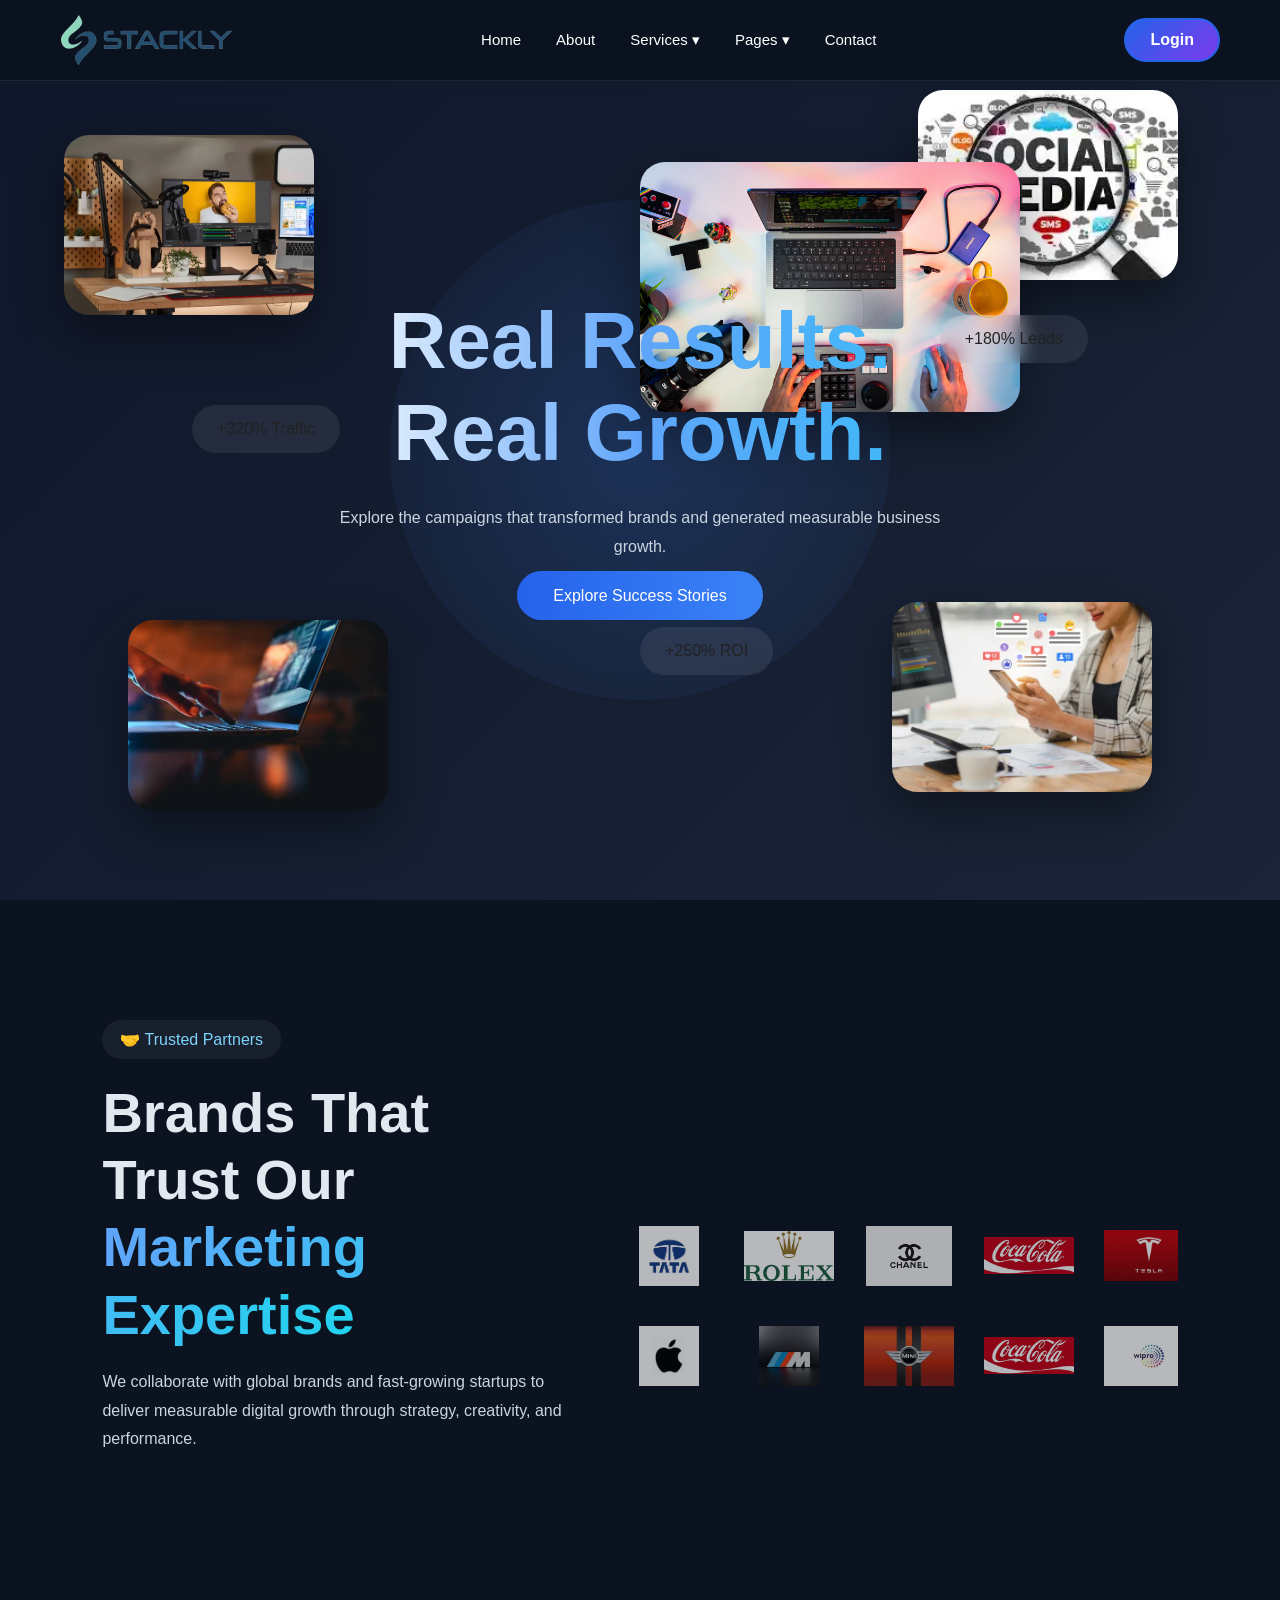
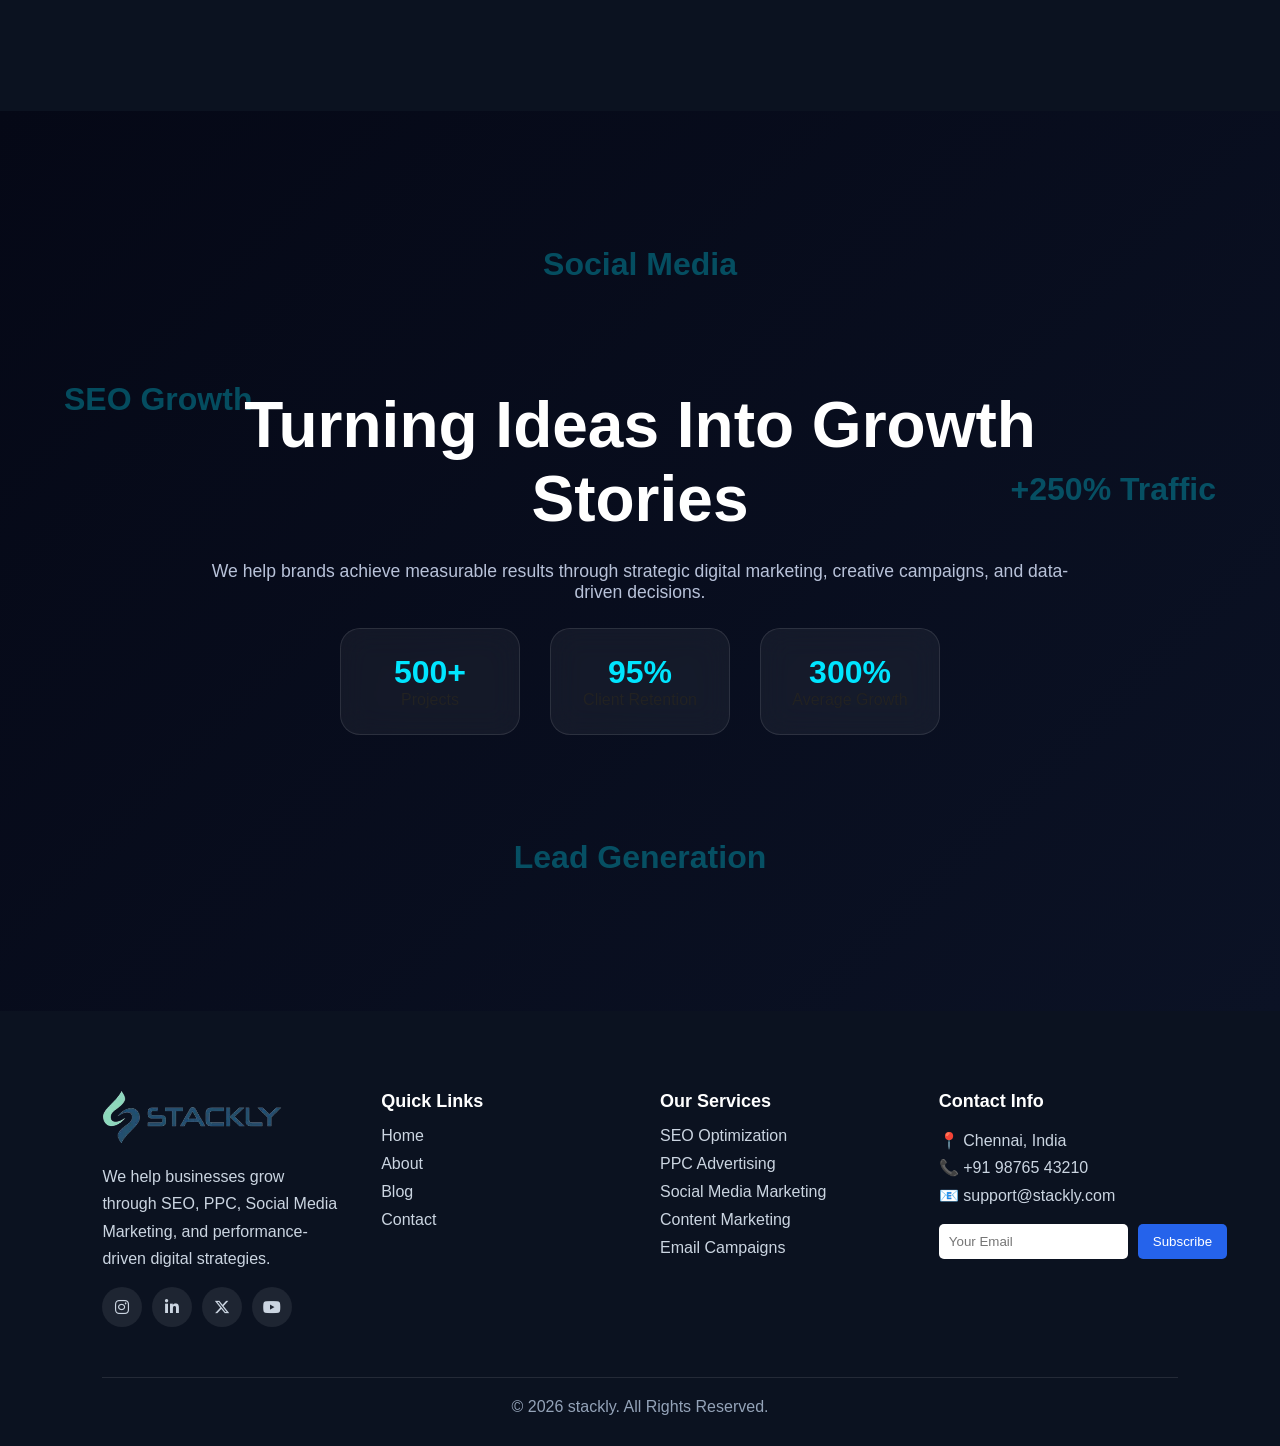
<file: case-studies.html>
<!DOCTYPE html>
<html lang="en">
<head>
<meta charset="UTF-8">
<meta name="viewport" content="width=device-width, initial-scale=1.0">
<link rel="stylesheet"
  href="https://cdnjs.cloudflare.com/ajax/libs/font-awesome/6.5.1/css/all.min.css">
<title>stackly</title>

<link rel="stylesheet" href="css/case-studies.css">
</head>
<body>

<header>

 <nav class="navbar">

        <div class="logo">
            <a href="index.html">
               <img src="images/logo-stackly (1).webp" alt="Logo">
            </a>
        </div>

        <ul class="nav-links">

            <li><a href="index.html">Home</a></li>

            <li><a href="about.html">About</a></li>

            <li class="dropdown">
                <a href="#">Services ▾</a>

                <ul class="dropdown-menu">
                    <li><a href="services.html">Our Services</a></li>
                    <li><a href="service-details.html">Service Details</a></li>
                </ul>
            </li>

            <li class="dropdown">
                <a href="#">Pages ▾</a>

                <ul class="dropdown-menu">
                    <li><a href="team.html">Our Team</a></li>
                    <li><a href="case-studies.html">Case Studies</a></li>
                    <li><a href="pricing.html">Pricing</a></li>
                </ul>
            </li>

            <li><a href="contact.html">Contact</a></li>

        </ul>

        <div class="nav-actions">

            <a class="login-btn" id="authBtn">
                Login
            </a>

            <div class="menu-btn">
                ☰
            </div>

        </div>

    </nav>

</header>

<!-- Hero Section -->
<section class="cs-hero">

    <div class="cs-bg-glow"></div>

    <!-- Floating Images -->
    <div class="cs-img cs-img1">
        <img src="images/contentCreation (1).webp" alt="">
    </div>

    <div class="cs-img cs-img2">
        <img src="images/socialmedia.webp" alt="">
    </div>

    <div class="cs-img cs-img3">
        <img src="images/laptop.webp" alt="">
    </div>

    <div class="cs-img cs-img4">
        <img src="images/Laptop2.webp" alt="">
    </div>

    <div class="cs-img cs-img5">
        <img src="images/Marketing.webp" alt="">
    </div>

    <!-- Floating KPI -->
    <div class="cs-kpi kpi1">
        +320% Traffic
    </div>

    <div class="cs-kpi kpi2">
        +180% Leads
    </div>

    <div class="cs-kpi kpi3">
        +250% ROI
    </div>

    <!-- Content -->
    <div class="cs-content">

        <!-- <span class="cs-tag">
            📈 Case Studies
        </span> -->

        <h1 class="cs-title">
            Real Results.<br>
            Real Growth.
        </h1>

        <p class="cs-desc">
            Explore the campaigns that transformed brands and generated measurable business growth.
        </p>

        <a onclick="window.location.href='error.html'" class="cs-btn">
            Explore Success Stories
        </a>

    </div>

</section>

<!-- Trusted Partners -->
<section class="partners-section" id="partners">

    <div class="partners-left">

        <span class="partners-tag anim-left">
            🤝 Trusted Partners
        </span>

        <h2 class="anim-top">
            Brands That Trust Our
            <span>Marketing Expertise</span>
        </h2>

        <p class="anim-right">
            We collaborate with global brands and fast-growing startups to deliver
            measurable digital growth through strategy, creativity, and performance.
        </p>

        <div class="partners-stats">

            <div class="stat anim-bottom">
                <h3>200+</h3>
                <span>Brands</span>
            </div>

            <div class="stat anim-bottom">
                <h3>15+</h3>
                <span>Countries</span>
            </div>

        </div>

    </div>

    <div class="partners-right">

        <!-- ROW 1 (LEFT → RIGHT) -->
        <div class="logo-row row1">

            <img src="images/brand1.webp">
            <img src="images/brand2.webp">
            <img src="images/brand3.webp">
            <img src="images/brand4.webp">
            <img src="images/brand5.webp">

            <!-- duplicate for smooth loop -->
            <img src="images/brand1.webp">
            <img src="images/brand2.webp">

        </div>

        <!-- ROW 2 (RIGHT → LEFT) -->
        <div class="logo-row row2">

            <img src="images/brand7.webp">
            <img src="images/brand8.webp">
            <img src="images/brand9.webp">
            <img src="images/brand4.webp">
            <img src="images/zoho.webp">

            <!-- duplicate -->
            <img src="images/brand7.webp">
            <img src="images/brand8.webp">

        </div>

    </div>

</section>

<!-- New Section -->
<section class="case-highlight">
    <div class="floating-text left">
        <span>SEO Growth</span>
    </div>

    <div class="floating-text right">
        <span>+250% Traffic</span>
    </div>

    <div class="floating-text top">
        <span>Social Media</span>
    </div>

    <div class="floating-text bottom">
        <span>Lead Generation</span>
    </div>

    <div class="center-content">
        <h2 class="main-title">Turning Ideas Into Growth Stories</h2>

        <p class="main-desc">
            We help brands achieve measurable results through strategic
            digital marketing, creative campaigns, and data-driven decisions.
        </p>

        <div class="stats">
            <div class="stat">
                <h3>500+</h3>
                <span>Projects</span>
            </div>

            <div class="stat">
                <h3>95%</h3>
                <span>Client Retention</span>
            </div>

            <div class="stat">
                <h3>300%</h3>
                <span>Average Growth</span>
            </div>
        </div>
    </div>
</section>


<!-- Footer -->

<footer class="dm-footer">

    <div class="dm-footer-container">

        <!-- COLUMN 1 -->
        <div class="dm-footer-col">

            <div class="ftr-logo">
               <a href="index.html">
                  <img src="images/logo-stackly (1).webp" alt="Logo">
               </a>
            </div>

            <p>
                We help businesses grow through SEO, PPC, Social Media Marketing,
                and performance-driven digital strategies.
            </p>

            <div class="dm-socials">
                <a onclick="window.location.href='error.html'"> <i class="fa-brands fa-instagram"></i> </a>
                <a onclick="window.location.href='error.html'"> <i class="fa-brands fa-linkedin-in"></i> </a>
                <a onclick="window.location.href='error.html'"> <i class="fa-brands fa-x-twitter"></i> </a>
                <a onclick="window.location.href='error.html'"> <i class="fa-brands fa-youtube"></i> </a>
            </div>

        </div>

        <!-- COLUMN 2 -->
        <div class="dm-footer-col">

            <h3>Quick Links</h3>

            <ul>
                <li><a href="index.html">Home</a></li>
                <li><a href="about.html">About</a></li>
                <li><a href="blog.html">Blog</a></li>
                <li><a href="contact.html">Contact</a></li>
            </ul>

        </div>

        <!-- COLUMN 3 -->
        <div class="dm-footer-col">

            <h3>Our Services</h3>

            <ul>
                <li>SEO Optimization</li>
                <li>PPC Advertising</li>
                <li>Social Media Marketing</li>
                <li>Content Marketing</li>
                <li>Email Campaigns</li>
            </ul>

        </div>

        <!-- COLUMN 4 -->
        <div class="dm-footer-col">

            <h3>Contact Info</h3>

            <p>📍 Chennai, India</p>
            <p>📞 +91 98765 43210</p>
            <p>📧 support@stackly.com</p>

            <div class="dm-newsletter">

                <input type="email" placeholder="Your Email">
                <button onclick="window.location.href='error.html'">Subscribe</button>

            </div>

        </div>

    </div>

    <!-- BOTTOM BAR -->
    <div class="dm-footer-bottom">

        <p>© 2026 stackly. All Rights Reserved.</p>

    </div>

</footer>

<div id="auth-placeholder"></div>

<script src="js/auth.js"></script>

<script src="js/case-studies.js"></script>

</body>
</html>
</file>
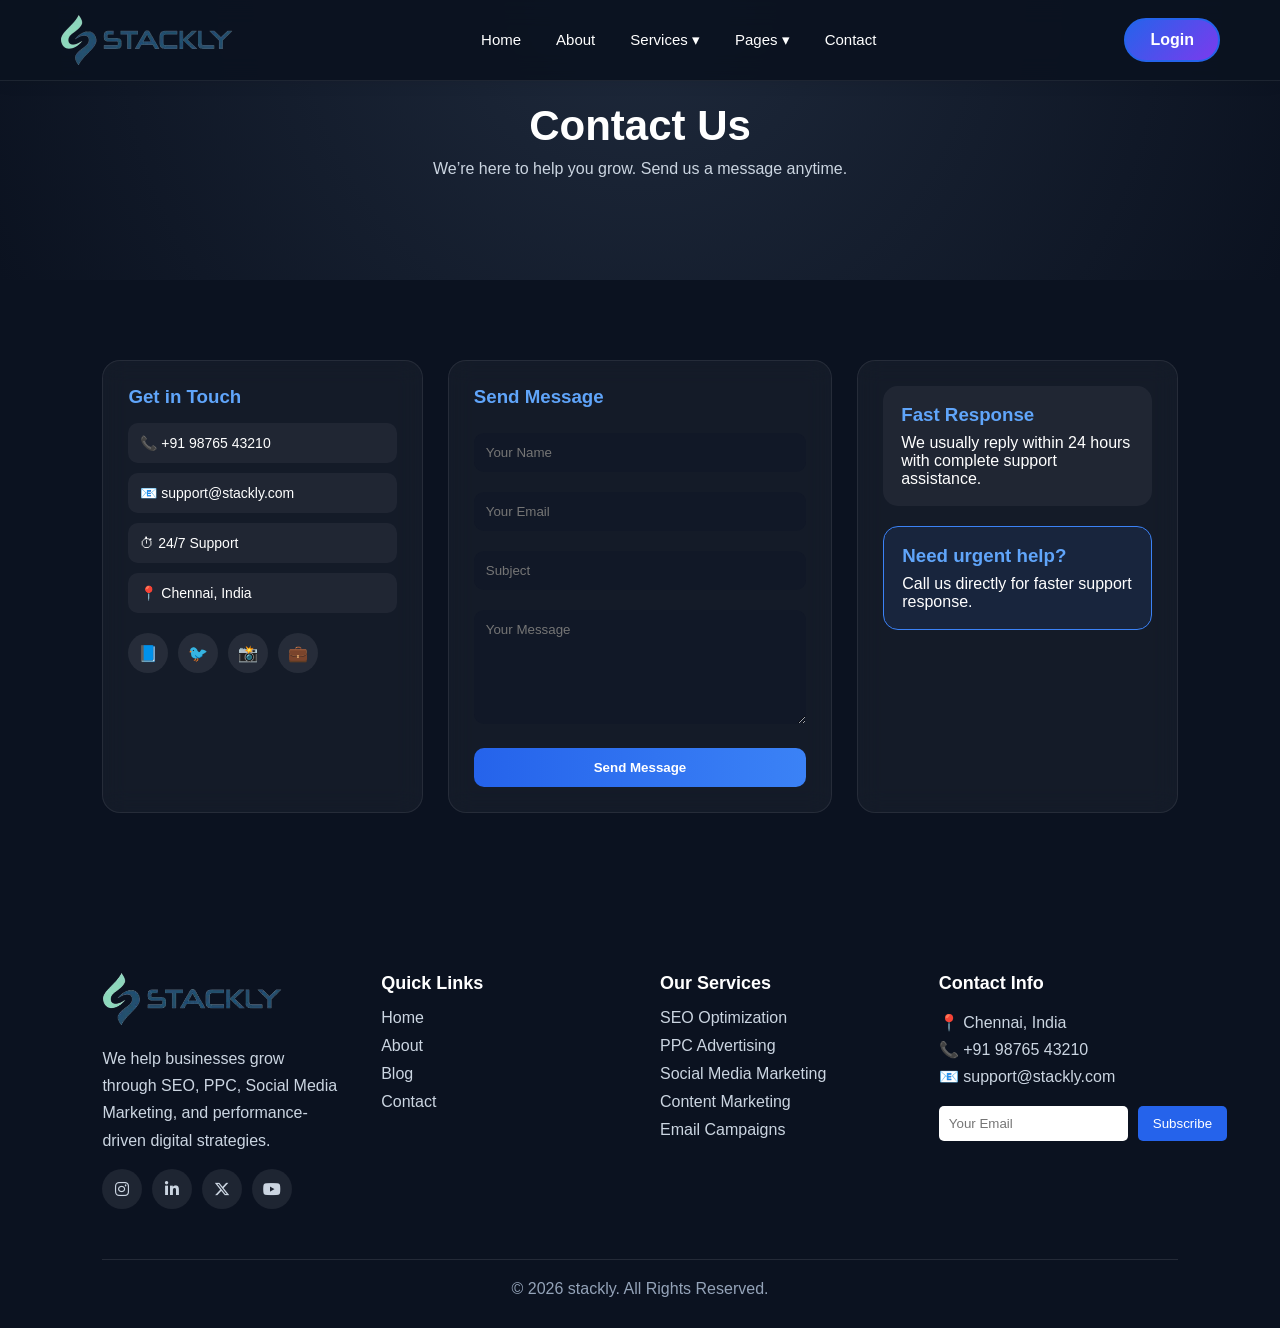
<file: contact.html>
<!DOCTYPE html>
<html lang="en">
<head>
<meta charset="UTF-8">
<meta name="viewport" content="width=device-width, initial-scale=1.0">
<link rel="stylesheet"
  href="https://cdnjs.cloudflare.com/ajax/libs/font-awesome/6.5.1/css/all.min.css">
<title>stackly</title>

<link rel="stylesheet" href="css/contact.css">
</head>
<body>

<header>

 <nav class="navbar">

        <div class="logo">
            <a href="index.html">
               <img src="images/logo-stackly (1).webp" alt="Logo">
            </a>
        </div>

        <ul class="nav-links">

            <li><a href="index.html">Home</a></li>

            <li><a href="about.html">About</a></li>

            <li class="dropdown">
                <a href="#">Services ▾</a>

                <ul class="dropdown-menu">
                    <li><a href="services.html">Our Services</a></li>
                    <li><a href="service-details.html">Service Details</a></li>
                </ul>
            </li>

            <li class="dropdown">
                <a href="#">Pages ▾</a>

                <ul class="dropdown-menu">
                    <li><a href="team.html">Our Team</a></li>
                    <li><a href="case-studies.html">Case Studies</a></li>
                    <li><a href="pricing.html">Pricing</a></li>
                </ul>
            </li>

            <li><a href="contact.html">Contact</a></li>

        </ul>

        <div class="nav-actions">

            <a class="login-btn" id="authBtn">
                Login
            </a>

            <div class="menu-btn">
                ☰
            </div>

        </div>

    </nav>

</header>

<!-- Contact-Hero -->
<!-- CONTACT HERO -->
<section class="contact-hero">
  <div class="contact-hero-content">
    <h1>Contact Us</h1>
    <p>We’re here to help you grow. Send us a message anytime.</p>
  </div>
</section>

<!-- CONTACT SECTION -->
<section class="contact-section">

  <div class="contact-container">

    <!-- LEFT INFO -->
    <div class="contact-card info">
      <h3>Get in Touch</h3>

      <div class="info-item">📞 +91 98765 43210</div>
      <div class="info-item">📧 support@stackly.com</div>
      <div class="info-item">⏱ 24/7 Support</div>
      <div class="info-item">📍 Chennai, India</div>

      <div class="social">
        <span>📘</span>
        <span>🐦</span>
        <span>📸</span>
        <span>💼</span>
      </div>
    </div>

    <!-- FORM -->
    <div class="contact-card form">
      <h3>Send Message</h3>

      <form>
        <input type="text" placeholder="Your Name" required>
        <input type="email" placeholder="Your Email" required>
        <input type="text" placeholder="Subject">

        <textarea rows="6" placeholder="Your Message"></textarea>

        <button type="submit" onclick="window.location.href='error.html'">Send Message</button>
      </form>
    </div>

    <!-- RIGHT IMAGE / CTA -->
    <div class="contact-card side">
      <div class="side-box">
        <h3>Fast Response</h3>
        <p>We usually reply within 24 hours with complete support assistance.</p>
      </div>

      <div class="side-box highlight">
        <h3>Need urgent help?</h3>
        <p>Call us directly for faster support response.</p>
      </div>
    </div>

  </div>

</section>

<!-- Footer -->

<footer class="dm-footer">

    <div class="dm-footer-container">

        <!-- COLUMN 1 -->
        <div class="dm-footer-col">

            <div class="ftr-logo">
               <a href="index.html">
                  <img src="images/logo-stackly (1).webp" alt="Logo">
               </a>
            </div>

            <p>
                We help businesses grow through SEO, PPC, Social Media Marketing,
                and performance-driven digital strategies.
            </p>

            <div class="dm-socials">
                <a onclick="window.location.href='error.html'"> <i class="fa-brands fa-instagram"></i> </a>
                <a onclick="window.location.href='error.html'"> <i class="fa-brands fa-linkedin-in"></i> </a>
                <a onclick="window.location.href='error.html'"> <i class="fa-brands fa-x-twitter"></i> </a>
                <a onclick="window.location.href='error.html'"> <i class="fa-brands fa-youtube"></i> </a>
            </div>

        </div>

        <!-- COLUMN 2 -->
        <div class="dm-footer-col">

            <h3>Quick Links</h3>

            <ul>
                <li><a href="index.html">Home</a></li>
                <li><a href="about.html">About</a></li>
                <li><a href="blog.html">Blog</a></li>
                <li><a href="contact.html">Contact</a></li>
            </ul>

        </div>

        <!-- COLUMN 3 -->
        <div class="dm-footer-col">

            <h3>Our Services</h3>

            <ul>
                <li>SEO Optimization</li>
                <li>PPC Advertising</li>
                <li>Social Media Marketing</li>
                <li>Content Marketing</li>
                <li>Email Campaigns</li>
            </ul>

        </div>

        <!-- COLUMN 4 -->
        <div class="dm-footer-col">

            <h3>Contact Info</h3>

            <p>📍 Chennai, India</p>
            <p>📞 +91 98765 43210</p>
            <p>📧 support@stackly.com</p>

            <div class="dm-newsletter">

                <input type="email" placeholder="Your Email">
                <button onclick="window.location.href='error.html'">Subscribe</button>

            </div>

        </div>

    </div>

    <!-- BOTTOM BAR -->
    <div class="dm-footer-bottom">

        <p>© 2026 stackly. All Rights Reserved.</p>

    </div>

</footer>

<div id="auth-placeholder"></div>

<script src="js/auth.js"></script>

<script src="js/contact.js"></script>

</body>
</html>
</file>
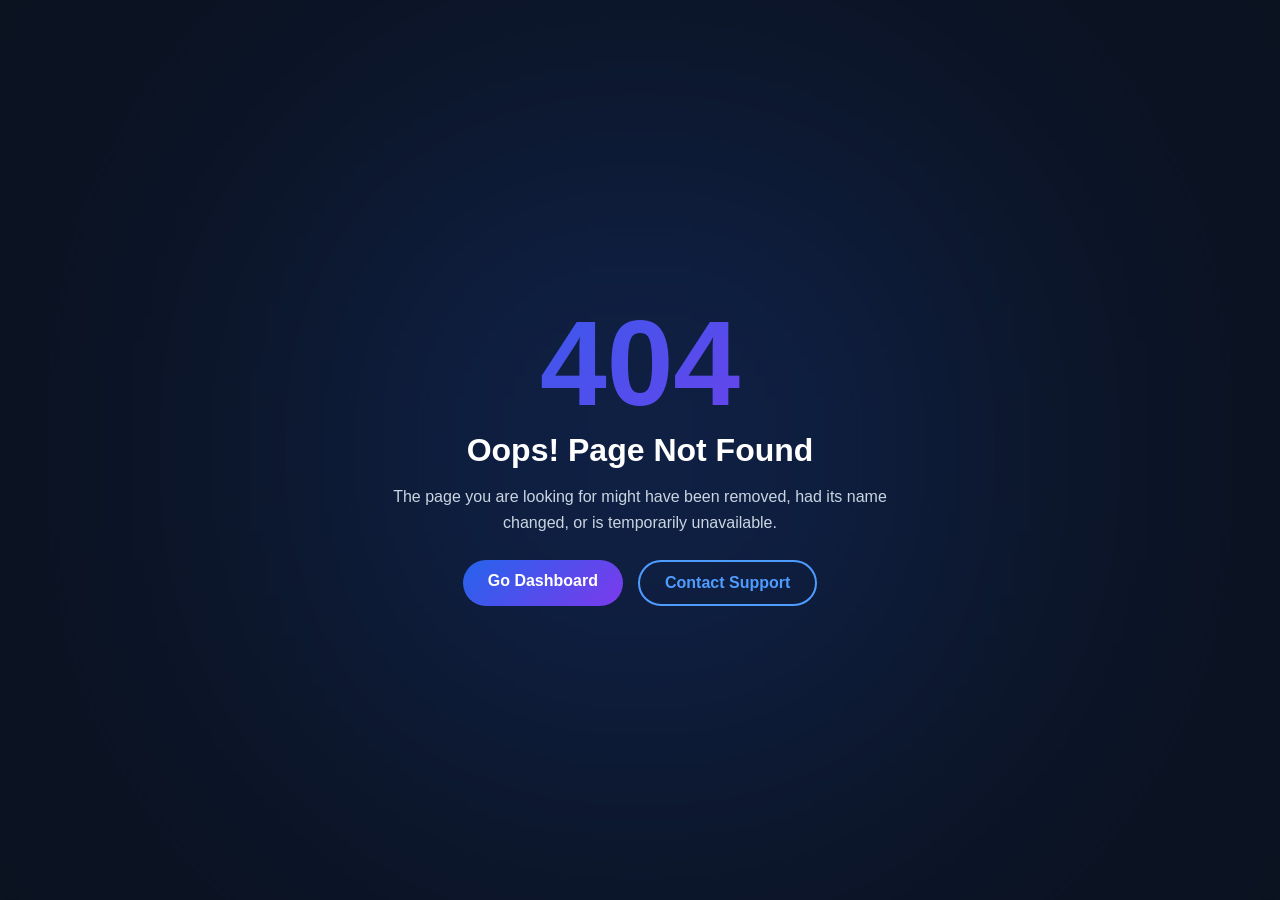
<file: dashboardError.html>
<!DOCTYPE html>
<html lang="en">
<head>
    <meta charset="UTF-8">
    <meta name="viewport" content="width=device-width, initial-scale=1.0">
    <title>404 - Page Not Found</title>
    <link rel="stylesheet" href="css/error.css">
</head>
<body>

<section class="error-section">

    <div class="glow"></div>

    <div class="error-box">

        <h1 class="error-code">404</h1>

        <h2>Oops! Page Not Found</h2>

        <p>
            The page you are looking for might have been removed, 
            had its name changed, or is temporarily unavailable.
        </p>

        <div class="btn-group">
            <a  onclick="goBackDashboard()" class="btn primary">Go Dashboard</a>
            <a href="contact.html" class="btn secondary">Contact Support</a>
        </div>

    </div>

</section>

<script>
function goBackDashboard() {

    const user = JSON.parse(
        localStorage.getItem("loggedUser")
    );

    if (!user) {
        location.href = "index.html";
    }
    else if (user.role === "admin") {
        location.href = "admin-dashboard.html";
    }
    else {
        location.href = "user-dashboard.html";
    }

}
</script>
</body>
</html>
</file>
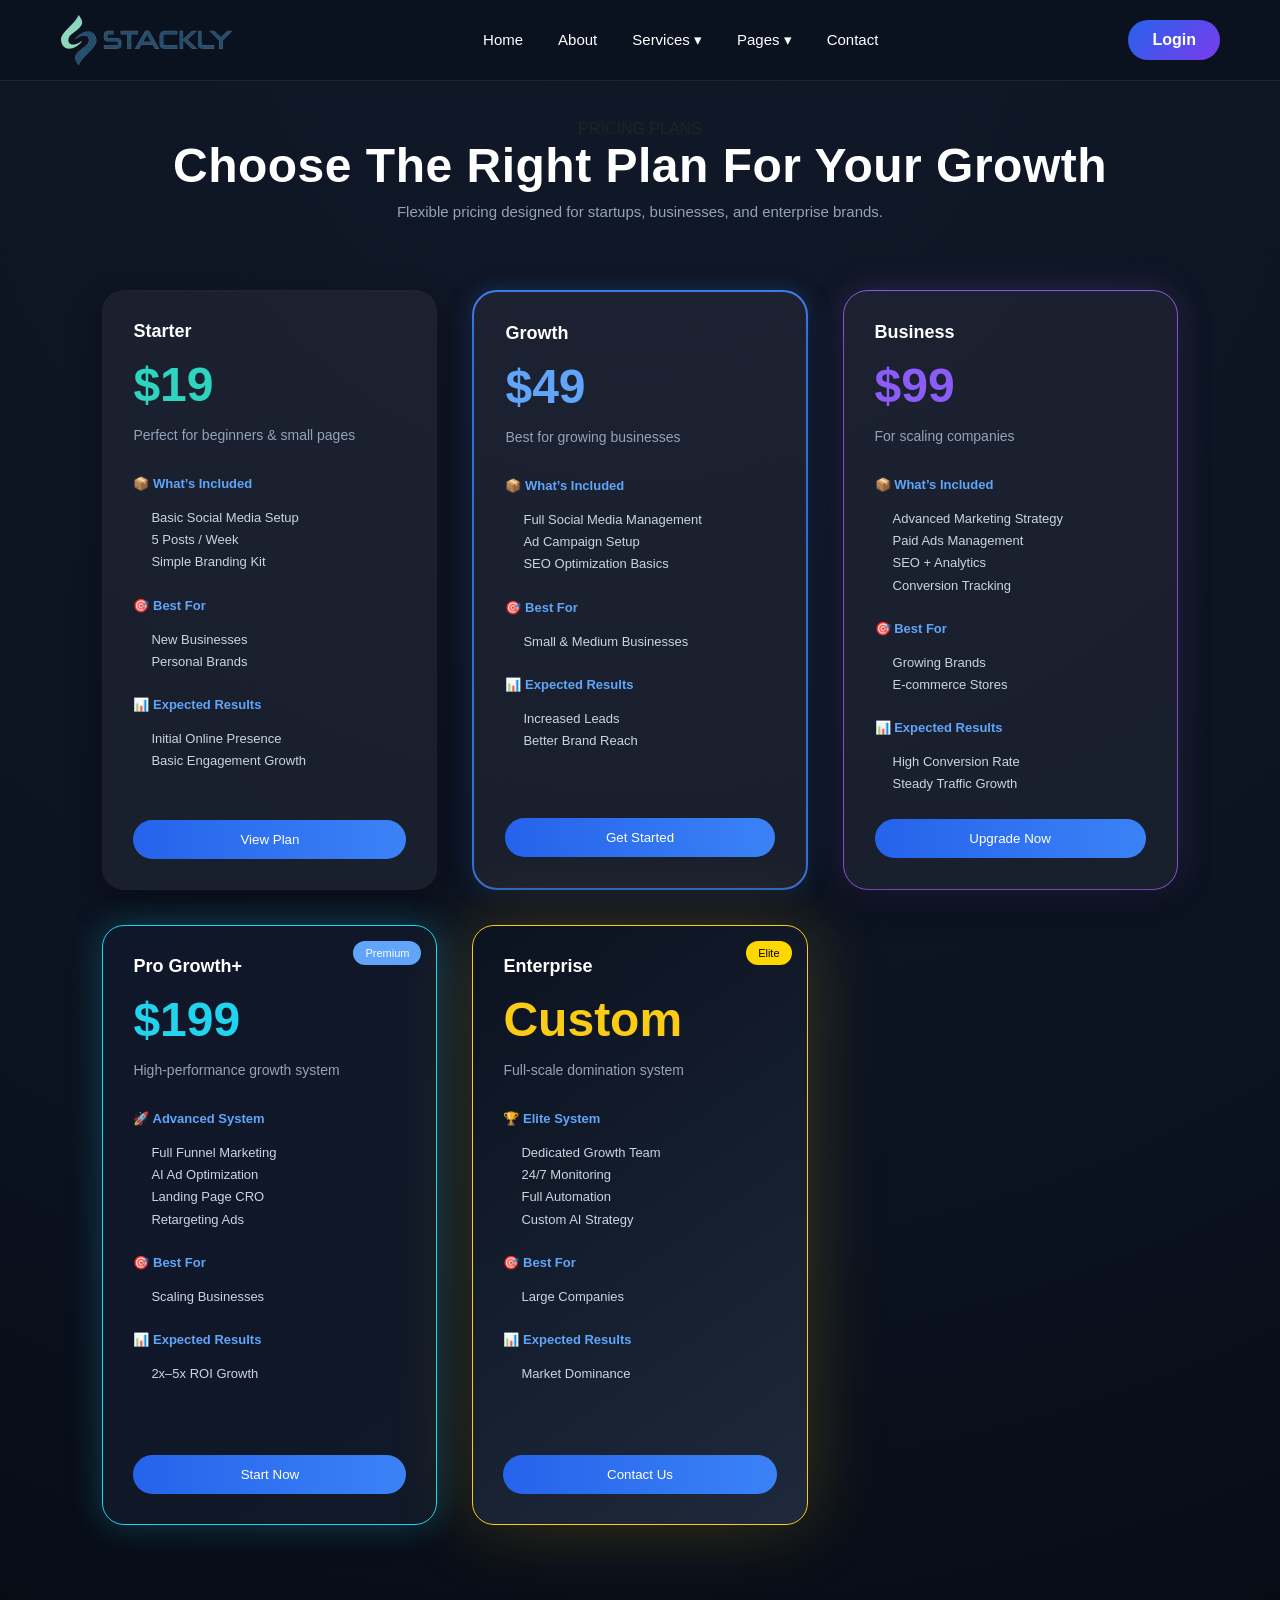
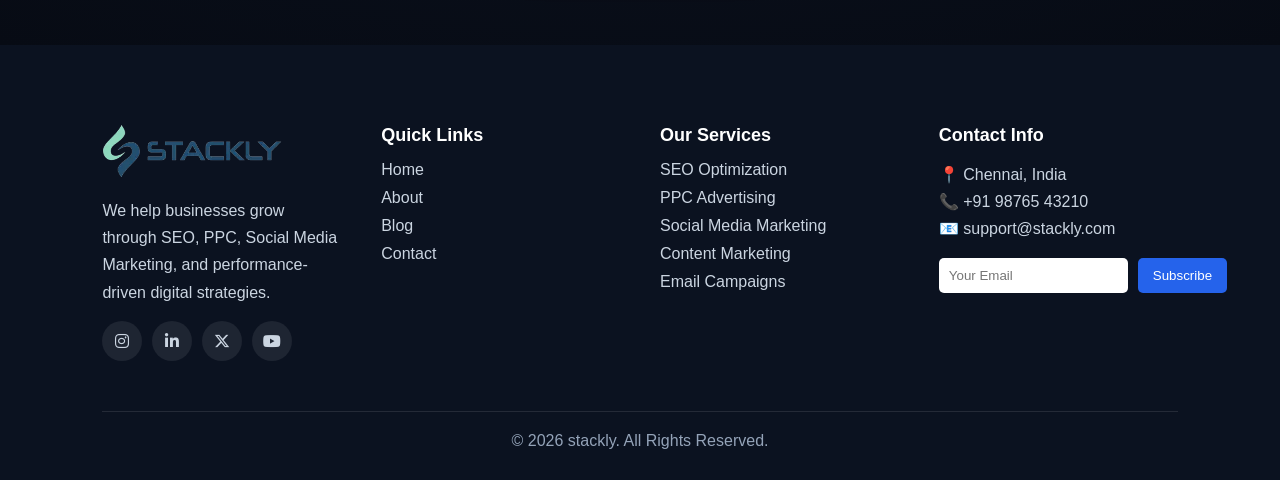
<file: pricing.html>
<!DOCTYPE html>
<html lang="en">
<head>
<meta charset="UTF-8">
<meta name="viewport" content="width=device-width, initial-scale=1.0">
<link rel="stylesheet"
  href="https://cdnjs.cloudflare.com/ajax/libs/font-awesome/6.5.1/css/all.min.css">
<title>stackly</title>

<link rel="stylesheet" href="css/pricing.css">
</head>
<body>

<header>

 <nav class="navbar">

        <div class="logo">
            <a href="index.html">
               <img src="images/logo-stackly (1).webp" alt="Logo">
            </a>
        </div>

        <ul class="nav-links">

            <li><a href="index.html">Home</a></li>

            <li><a href="about.html">About</a></li>

            <li class="dropdown">
                <a href="#">Services ▾</a>

                <ul class="dropdown-menu">
                    <li><a href="services.html">Our Services</a></li>
                    <li><a href="service-details.html">Service Details</a></li>
                </ul>
            </li>

            <li class="dropdown">
                <a href="#">Pages ▾</a>

                <ul class="dropdown-menu">
                    <li><a href="team.html">Our Team</a></li>
                    <li><a href="case-studies.html">Case Studies</a></li>
                    <li><a href="pricing.html">Pricing</a></li>
                </ul>
            </li>

            <li><a href="contact.html">Contact</a></li>

        </ul>

        <div class="nav-actions">

            <a class="login-btn" id="authBtn">
                Login
            </a>

            <div class="menu-btn">
                ☰
            </div>

        </div>

    </nav>

</header>


<!-- Pricing -->
<section class="pricing-section" id="pricing">

    <div class="pricing-header">

    <span class="tag anim-top">PRICING PLANS</span>

    <h2 class="p-title anim-left">
        Choose The Right Plan For Your Growth
    </h2>

    <p class="p-sub anim-bottom">
        Flexible pricing designed for startups, businesses, and enterprise brands.
    </p>

</div>

    <div class="pricing-grid">

        <!-- ================= STARTER ================= -->
        <div class="price-card starter" data-bg="starter">
            <div class="card-inner top-bar">

                <div class="card-front normal" >
                    <h3>Starter</h3>
                    <h1>$19</h1>
                    <p>Perfect for beginners & small pages</p>

                    <div class="features">
                        <h4>📦 What’s Included</h4>
                        <ul>
                            <li>Basic Social Media Setup</li>
                            <li>5 Posts / Week</li>
                            <li>Simple Branding Kit</li>
                        </ul>

                        <h4>🎯 Best For</h4>
                        <ul>
                            <li>New Businesses</li>
                            <li>Personal Brands</li>
                        </ul>

                        <h4>📊 Expected Results</h4>
                        <ul>
                            <li>Initial Online Presence</li>
                            <li>Basic Engagement Growth</li>
                        </ul>
                    </div>

                    <button onclick="window.location.href='error.html'">View Plan</button>
                </div>

                <div class="card-back">
                    <h3>Starter Details</h3>
                    <ul>
                        <li>Email Support</li>
                        <li>Monthly Reports</li>
                        <li>Basic Strategy Setup</li>
                    </ul>
                </div>

            </div>
        </div>

        <!-- ================= GROWTH ================= -->
        <div class="price-card popular" data-bg="growth">
            <div class="card-inner top-bar ">

                <div class="card-front normal">
                    <h3>Growth</h3>
                    <h1>$49</h1>
                    <p>Best for growing businesses</p>

                    <div class="features">
                        <h4>📦 What’s Included</h4>
                        <ul>
                            <li>Full Social Media Management</li>
                            <li>Ad Campaign Setup</li>
                            <li>SEO Optimization Basics</li>
                        </ul>

                        <h4>🎯 Best For</h4>
                        <ul>
                            <li>Small & Medium Businesses</li>
                        </ul>

                        <h4>📊 Expected Results</h4>
                        <ul>
                            <li>Increased Leads</li>
                            <li>Better Brand Reach</li>
                        </ul>
                    </div>

                    <button onclick="window.location.href='error.html'">Get Started</button>
                </div>

                <div class="card-back">
                    <h3>Growth Details</h3>
                    <ul>
                        <li>Weekly Optimization</li>
                        <li>Ad Performance Tracking</li>
                        <li>Priority Support</li>
                    </ul>
                </div>

            </div>
        </div>

        <!-- ================= BUSINESS ================= -->
        <div class="price-card business" data-bg="business">
            <div class="card-inner top-bar ">

                <div class="card-front normal">
                    <h3>Business</h3>
                    <h1>$99</h1>
                    <p>For scaling companies</p>

                    <div class="features">
                        <h4>📦 What’s Included</h4>
                        <ul>
                            <li>Advanced Marketing Strategy</li>
                            <li>Paid Ads Management</li>
                            <li>SEO + Analytics</li>
                            <li>Conversion Tracking</li>
                        </ul>

                        <h4>🎯 Best For</h4>
                        <ul>
                            <li>Growing Brands</li>
                            <li>E-commerce Stores</li>
                        </ul>

                        <h4>📊 Expected Results</h4>
                        <ul>
                            <li>High Conversion Rate</li>
                            <li>Steady Traffic Growth</li>
                        </ul>
                    </div>

                    <button onclick="window.location.href='error.html'">Upgrade Now</button>
                </div>

                <div class="card-back">
                    <h3>Business Details</h3>
                    <ul>
                        <li>Dedicated Manager</li>
                        <li>Advanced Reports</li>
                        <li>Growth Strategy Calls</li>
                    </ul>
                </div>

            </div>
        </div>

        <!-- ================= PREMIUM PRO ================= -->
        <div class="price-card premium" data-bg="premium">
            <div class="card-inner top-bar ">

                <div class="card-front premium-front">
                    <span class="badge">Premium</span>

                    <h3>Pro Growth+</h3>
                    <h1>$199</h1>
                    <p>High-performance growth system</p>

                    <div class="features">
                        <h4>🚀 Advanced System</h4>
                        <ul>
                            <li>Full Funnel Marketing</li>
                            <li>AI Ad Optimization</li>
                            <li>Landing Page CRO</li>
                            <li>Retargeting Ads</li>
                        </ul>

                        <h4>🎯 Best For</h4>
                        <ul>
                            <li>Scaling Businesses</li>
                        </ul>

                        <h4>📊 Expected Results</h4>
                        <ul>
                            <li>2x–5x ROI Growth</li>
                        </ul>
                    </div>

                    <button onclick="window.location.href='error.html'">Start Now</button>
                </div>

                <div class="card-back">
                    <h3>Premium Details</h3>
                    <ul>
                        <li>AI Optimization System</li>
                        <li>Priority Growth Team</li>
                        <li>24/7 Support</li>
                    </ul>
                </div>

            </div>
        </div>

        <!-- ================= ELITE ================= -->
        <div class="price-card elite" data-bg="elite">
            <div class="card-inner top-bar ">

                <div class="card-front elite-front">
                    <span class="badge">Elite</span>

                    <h3>Enterprise</h3>
                    <h1>Custom</h1>
                    <p>Full-scale domination system</p>

                    <div class="features">
                        <h4>🏆 Elite System</h4>
                        <ul>
                            <li>Dedicated Growth Team</li>
                            <li>24/7 Monitoring</li>
                            <li>Full Automation</li>
                            <li>Custom AI Strategy</li>
                        </ul>

                        <h4>🎯 Best For</h4>
                        <ul>
                            <li>Large Companies</li>
                        </ul>

                        <h4>📊 Expected Results</h4>
                        <ul>
                            <li>Market Dominance</li>
                        </ul>
                    </div>

                    <button onclick="window.location.href='error.html'">Contact Us</button>
                </div>

                <div class="card-back">
                    <h3>Enterprise Details</h3>
                    <ul>
                        <li>Full Dedicated Team</li>
                        <li>Custom Solutions</li>
                        <li>VIP Support</li>
                    </ul>
                </div>

            </div>
        </div>

    </div>

</section>

<footer class="dm-footer">

    <div class="dm-footer-container">

        <!-- COLUMN 1 -->
        <div class="dm-footer-col">

            <div class="ftr-logo">
               <a href="index.html">
                  <img src="images/logo-stackly (1).webp" alt="Logo">
               </a>
            </div>

            <p>
                We help businesses grow through SEO, PPC, Social Media Marketing,
                and performance-driven digital strategies.
            </p>

            <div class="dm-socials">
                <a onclick="window.location.href='error.html'"> <i class="fa-brands fa-instagram"></i> </a>
                <a onclick="window.location.href='error.html'"> <i class="fa-brands fa-linkedin-in"></i> </a>
                <a onclick="window.location.href='error.html'"> <i class="fa-brands fa-x-twitter"></i> </a>
                <a onclick="window.location.href='error.html'"> <i class="fa-brands fa-youtube"></i> </a>
            </div>

        </div>

        <!-- COLUMN 2 -->
        <div class="dm-footer-col">

            <h3>Quick Links</h3>

            <ul>
                <li><a href="index.html">Home</a></li>
                <li><a href="about.html">About</a></li>
                <li><a href="blog.html">Blog</a></li>
                <li><a href="contact.html">Contact</a></li>
            </ul>

        </div>

        <!-- COLUMN 3 -->
        <div class="dm-footer-col">

            <h3>Our Services</h3>

            <ul>
                <li>SEO Optimization</li>
                <li>PPC Advertising</li>
                <li>Social Media Marketing</li>
                <li>Content Marketing</li>
                <li>Email Campaigns</li>
            </ul>

        </div>

        <!-- COLUMN 4 -->
        <div class="dm-footer-col">

            <h3>Contact Info</h3>

            <p>📍 Chennai, India</p>
            <p>📞 +91 98765 43210</p>
            <p>📧 support@stackly.com</p>

            <div class="dm-newsletter">

                <input type="email" placeholder="Your Email">
                <button onclick="window.location.href='error.html'">Subscribe</button>

            </div>

        </div>

    </div>

    <!-- BOTTOM BAR -->
    <div class="dm-footer-bottom">

        <p>© 2026 stackly. All Rights Reserved.</p>

    </div>

</footer>

<div id="auth-placeholder"></div>

<script src="js/auth.js"></script>

<script src="js/pricing.js"></script>

</body>
</html>
</file>
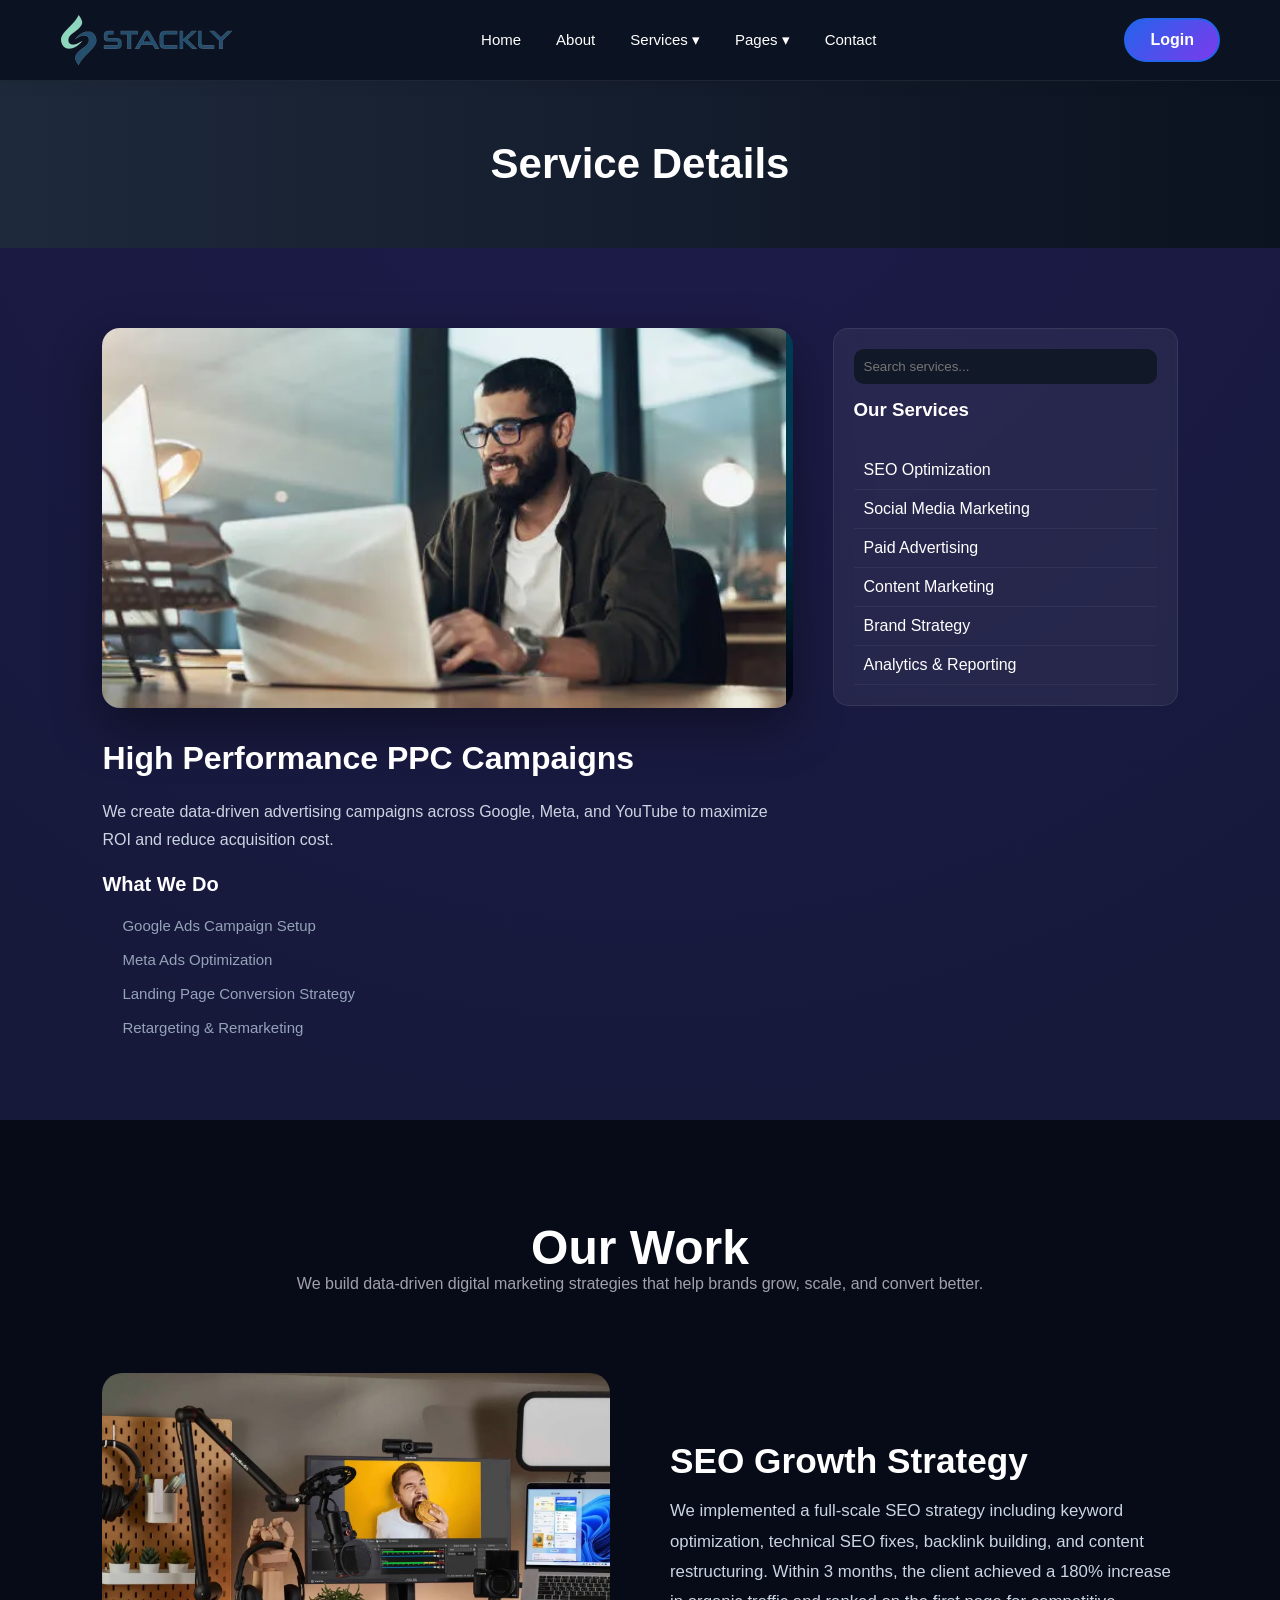
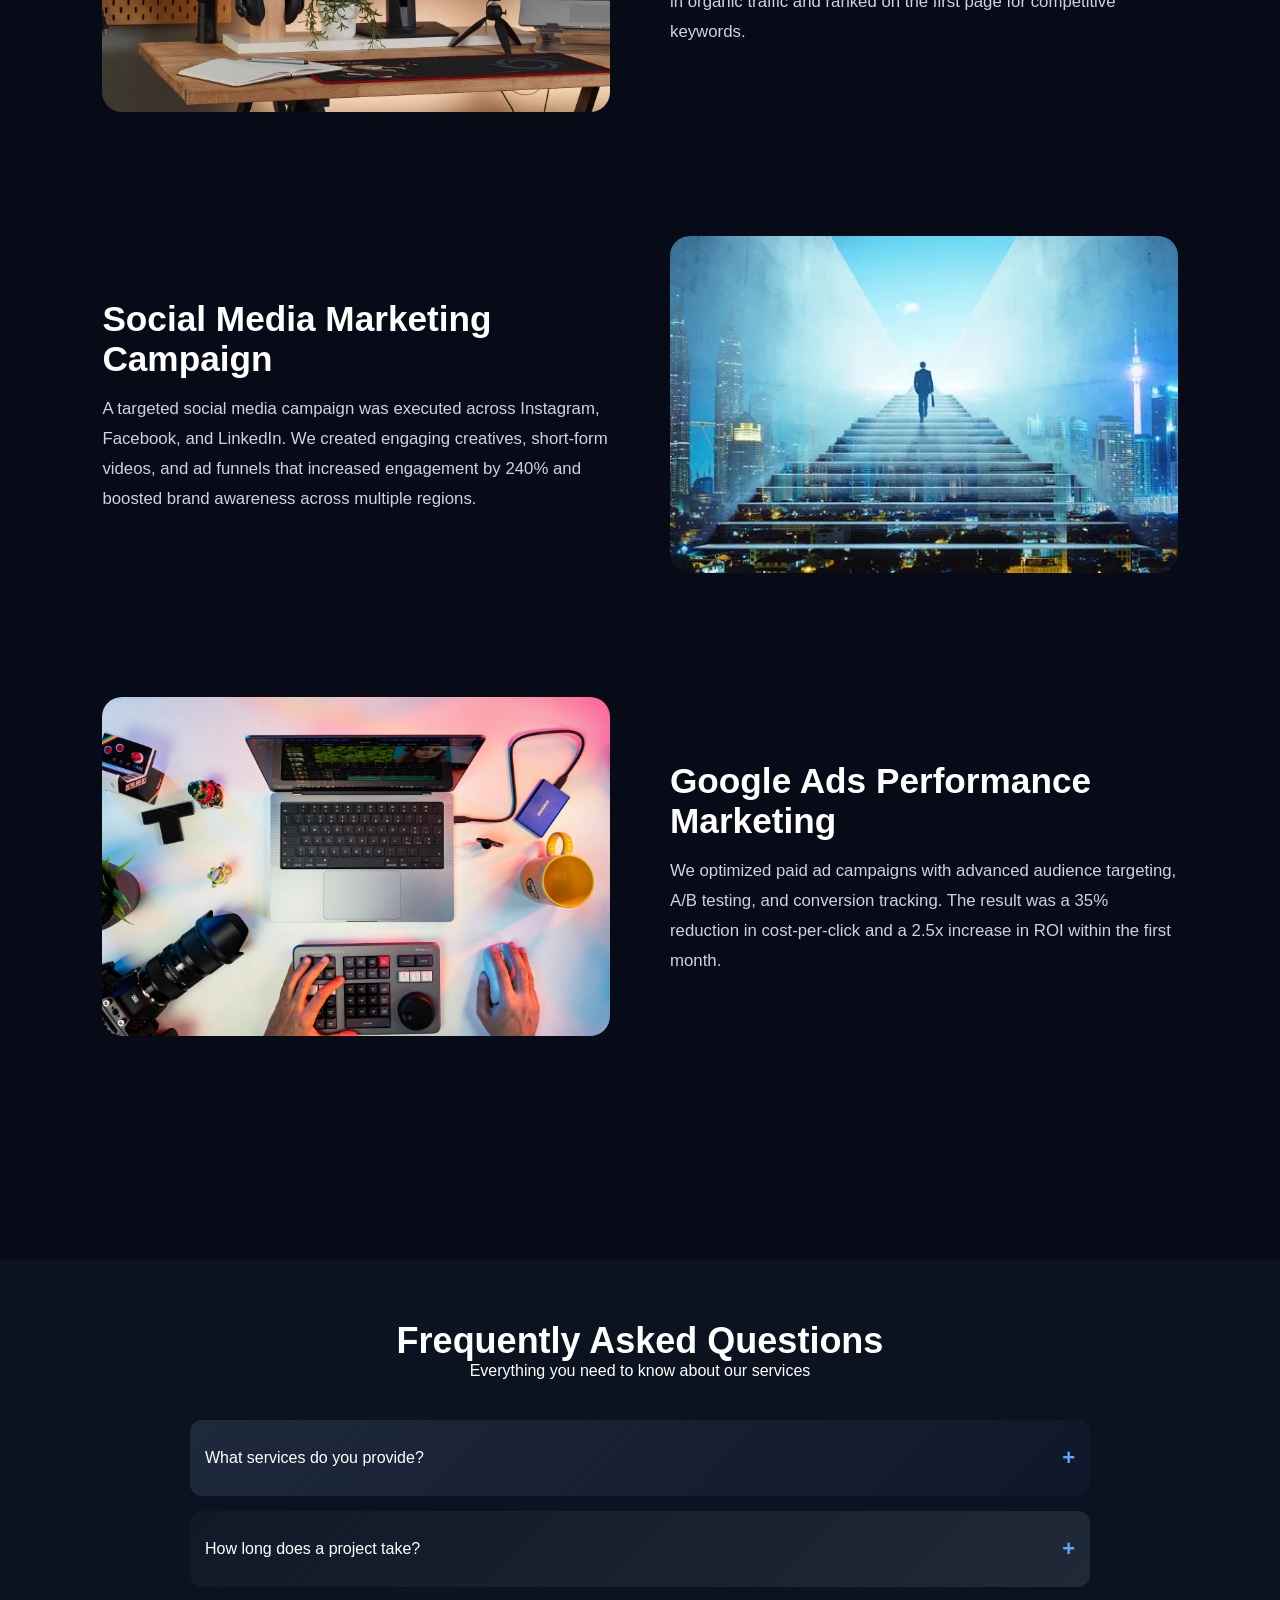
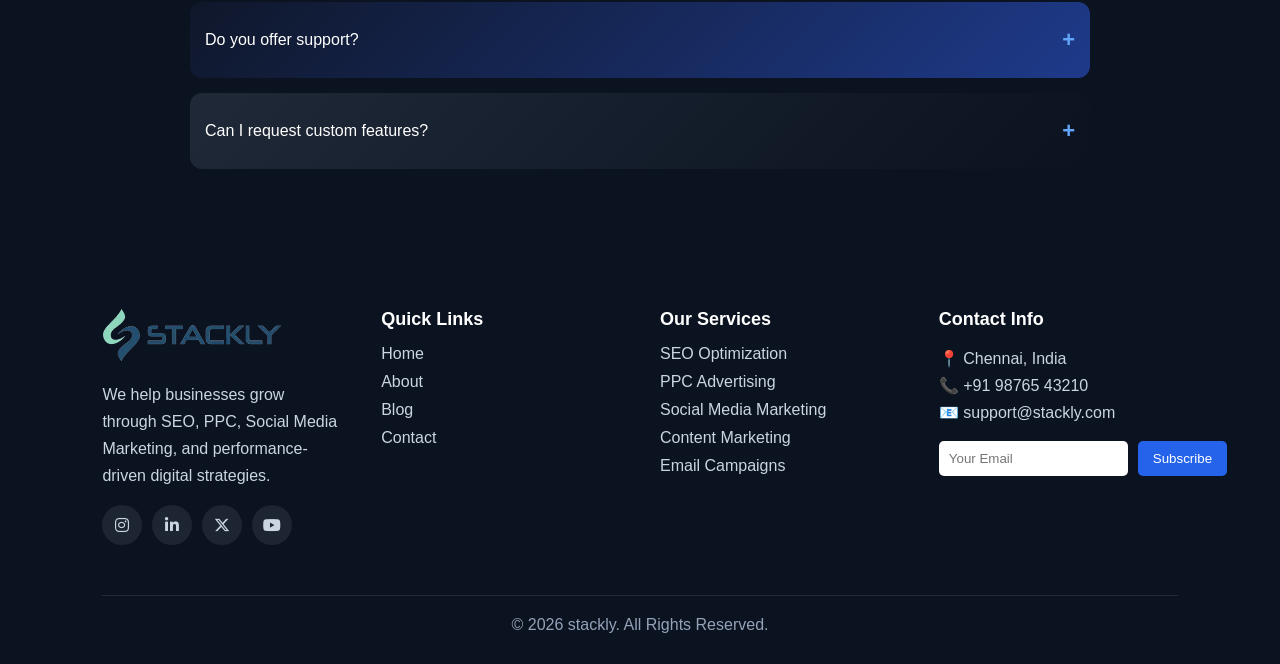
<file: service-details.html>
<!DOCTYPE html>
<html lang="en">
<head>
<meta charset="UTF-8">
<meta name="viewport" content="width=device-width, initial-scale=1.0">
<link rel="stylesheet"
  href="https://cdnjs.cloudflare.com/ajax/libs/font-awesome/6.5.1/css/all.min.css">
<title>stackly</title>

<link rel="stylesheet" href="css/service-details.css">
</head>
<body>

<header>


 <nav class="navbar">

        <div class="logo">
            <a href="index.html">
               <img src="images/logo-stackly (1).webp" alt="Logo">
            </a>
        </div>

        <ul class="nav-links">

            <li><a href="index.html">Home</a></li>

            <li><a href="about.html">About</a></li>

            <li class="dropdown">
                <a href="#">Services ▾</a>

                <ul class="dropdown-menu">
                    <li><a href="services.html">Our Services</a></li>
                    <li><a href="service-details.html">Service Details</a></li>
                </ul>
            </li>

            <li class="dropdown">
                <a href="#">Pages ▾</a>

                <ul class="dropdown-menu">
                    <li><a href="team.html">Our Team</a></li>
                    <li><a href="case-studies.html">Case Studies</a></li>
                    <li><a href="pricing.html">Pricing</a></li>
                </ul>
            </li>

            <li><a href="contact.html">Contact</a></li>

        </ul>

        <div class="nav-actions">

            <a class="login-btn" id="authBtn">
                Login
            </a>

            <div class="menu-btn">
                ☰
            </div>

        </div>

    </nav>

</header>

<!-- TOP TITLE -->
<section class="service-header">
    <h1>Service Details</h1>
</section>

<!-- MAIN LAYOUT -->
<section class="service-wrapper">
    

    <!-- LEFT CONTENT -->
    <div class="service-main">

        <!-- IMAGE CAROUSEL -->
        <div class="carousel">

            <div class="slides">
                <img src="images/Laptop3.webp" alt="PPC Campaigns">
                <img src="images/digitalMarketing.webp" alt="PPC Optimization">
                <img src="images/Project-3.webp" alt="PPC Analytics">
                <img src="images/Laptop3.webp" alt="PPC Campaigns">
               
            </div>

        </div>

        <!-- CONTENT -->
        <div class="service-content">

            <h2>High Performance PPC Campaigns</h2>

            <p>
                We create data-driven advertising campaigns across Google, Meta,
                and YouTube to maximize ROI and reduce acquisition cost.
            </p>

            <h3>What We Do</h3>

            <ul>
                <li>Google Ads Campaign Setup</li>
                <li>Meta Ads Optimization</li>
                <li>Landing Page Conversion Strategy</li>
                <li>Retargeting & Remarketing</li>
            </ul>

        </div>

    </div>

    <!-- RIGHT SIDEBAR -->
    <aside class="service-sidebar">

        <div class="search-box">
            <input type="text" placeholder="Search services...">
        </div>

        <h3>Our Services</h3>

        <ul class="sidebar-list">
            <li>SEO Optimization</li>
            <li>Social Media Marketing</li>
            <li>Paid Advertising</li>
            <li>Content Marketing</li>
            <li>Brand Strategy</li>
            <li>Analytics & Reporting</li>
        </ul>

    </aside>

</section>

<!-- OUR WORK SECTION -->
<section class="our-work">

    <div class="work-header">
        <h2>Our Work</h2>
        <p>We build data-driven digital marketing strategies that help brands grow, scale, and convert better.</p>
    </div>

    <!-- ITEM 1 -->
    <div class="work-item">
        <div class="work-image">
            <img src="images/contentCreation (1).webp">
        </div>

        <div class="work-text">
            <h3>SEO Growth Strategy</h3>
            <p>
                We implemented a full-scale SEO strategy including keyword optimization, technical SEO fixes,
                backlink building, and content restructuring. Within 3 months, the client achieved a 180% increase
                in organic traffic and ranked on the first page for competitive keywords.
            </p>
        </div>
    </div>

    <!-- ITEM 2 -->
    <div class="work-item reverse">
        <div class="work-image">
            <img src="images/img4.webp">
        </div>

        <div class="work-text">
            <h3>Social Media Marketing Campaign</h3>
            <p>
                A targeted social media campaign was executed across Instagram, Facebook, and LinkedIn.
                We created engaging creatives, short-form videos, and ad funnels that increased engagement
                by 240% and boosted brand awareness across multiple regions.
            </p>
        </div>
    </div>

    <!-- ITEM 3 -->
    <div class="work-item">
        <div class="work-image">
            <img src="images/laptop.webp">
        </div>

        <div class="work-text">
            <h3>Google Ads Performance Marketing</h3>
            <p>
                We optimized paid ad campaigns with advanced audience targeting, A/B testing, and conversion tracking.
                The result was a 35% reduction in cost-per-click and a 2.5x increase in ROI within the first month.
            </p>
        </div>
    </div>

</section>
<!-- FAQ -->
<section class="faq-section">

  <div class="faq-title">
    <h2>Frequently Asked Questions</h2>
    <p>Everything you need to know about our services</p>
  </div>

  <div class="faq-container">

    <div class="faq-item left">
      <button class="faq-question">What services do you provide? <span class="icon"></span></button>
      
      <div class="faq-answer">
        We provide web design, development, UI/UX design, and digital solutions.
      </div>
    </div>

    <div class="faq-item right">
      <button class="faq-question">How long does a project take? <span class="icon"></span></button>
      
      <div class="faq-answer">
        Usually between 3–14 days depending on complexity.
      </div>
    </div>

    <div class="faq-item top">
      <button class="faq-question">Do you offer support? <span class="icon"></span></button>
      
      <div class="faq-answer">
        Yes, we offer post-delivery support and maintenance.
      </div>
    </div>

    <div class="faq-item bottom">
      <button class="faq-question">Can I request custom features? <span class="icon"></span></button>
      
      <div class="faq-answer">
        Absolutely! Everything is customizable based on your needs.
      </div>
    </div>

  </div>

</section>

<!-- Footer -->

<footer class="dm-footer">

    <div class="dm-footer-container">

        <!-- COLUMN 1 -->
        <div class="dm-footer-col">

            <div class="ftr-logo">
               <a href="index.html">
                  <img src="images/logo-stackly (1).webp" alt="Logo">
               </a>
            </div>

            <p>
                We help businesses grow through SEO, PPC, Social Media Marketing,
                and performance-driven digital strategies.
            </p>

            <div class="dm-socials">
                <a onclick="window.location.href='error.html'"> <i class="fa-brands fa-instagram"></i> </a>
                <a onclick="window.location.href='error.html'"> <i class="fa-brands fa-linkedin-in"></i> </a>
                <a onclick="window.location.href='error.html'"> <i class="fa-brands fa-x-twitter"></i> </a>
                <a onclick="window.location.href='error.html'"> <i class="fa-brands fa-youtube"></i> </a>
            </div>

        </div>

        <!-- COLUMN 2 -->
        <div class="dm-footer-col">

            <h3>Quick Links</h3>

            <ul>
                <li><a href="index.html">Home</a></li>
                <li><a href="about.html">About</a></li>
                <li><a href="blog.html">Blog</a></li>
                <li><a href="contact.html">Contact</a></li>
            </ul>

        </div>

        <!-- COLUMN 3 -->
        <div class="dm-footer-col">

            <h3>Our Services</h3>

            <ul>
                <li>SEO Optimization</li>
                <li>PPC Advertising</li>
                <li>Social Media Marketing</li>
                <li>Content Marketing</li>
                <li>Email Campaigns</li>
            </ul>

        </div>

        <!-- COLUMN 4 -->
        <div class="dm-footer-col">

            <h3>Contact Info</h3>

            <p>📍 Chennai, India</p>
            <p>📞 +91 98765 43210</p>
            <p>📧 support@stackly.com</p>

            <div class="dm-newsletter">

                <input type="email" placeholder="Your Email">
                <button onclick="window.location.href='error.html'">Subscribe</button>

            </div>

        </div>

    </div>

    <!-- BOTTOM BAR -->
    <div class="dm-footer-bottom">

        <p>© 2026 stackly. All Rights Reserved.</p>

    </div>

</footer>

<div id="auth-placeholder"></div>

<script src="js/auth.js"></script>

<script src="js/service-details.js"></script>

</body>
</html>
</file>
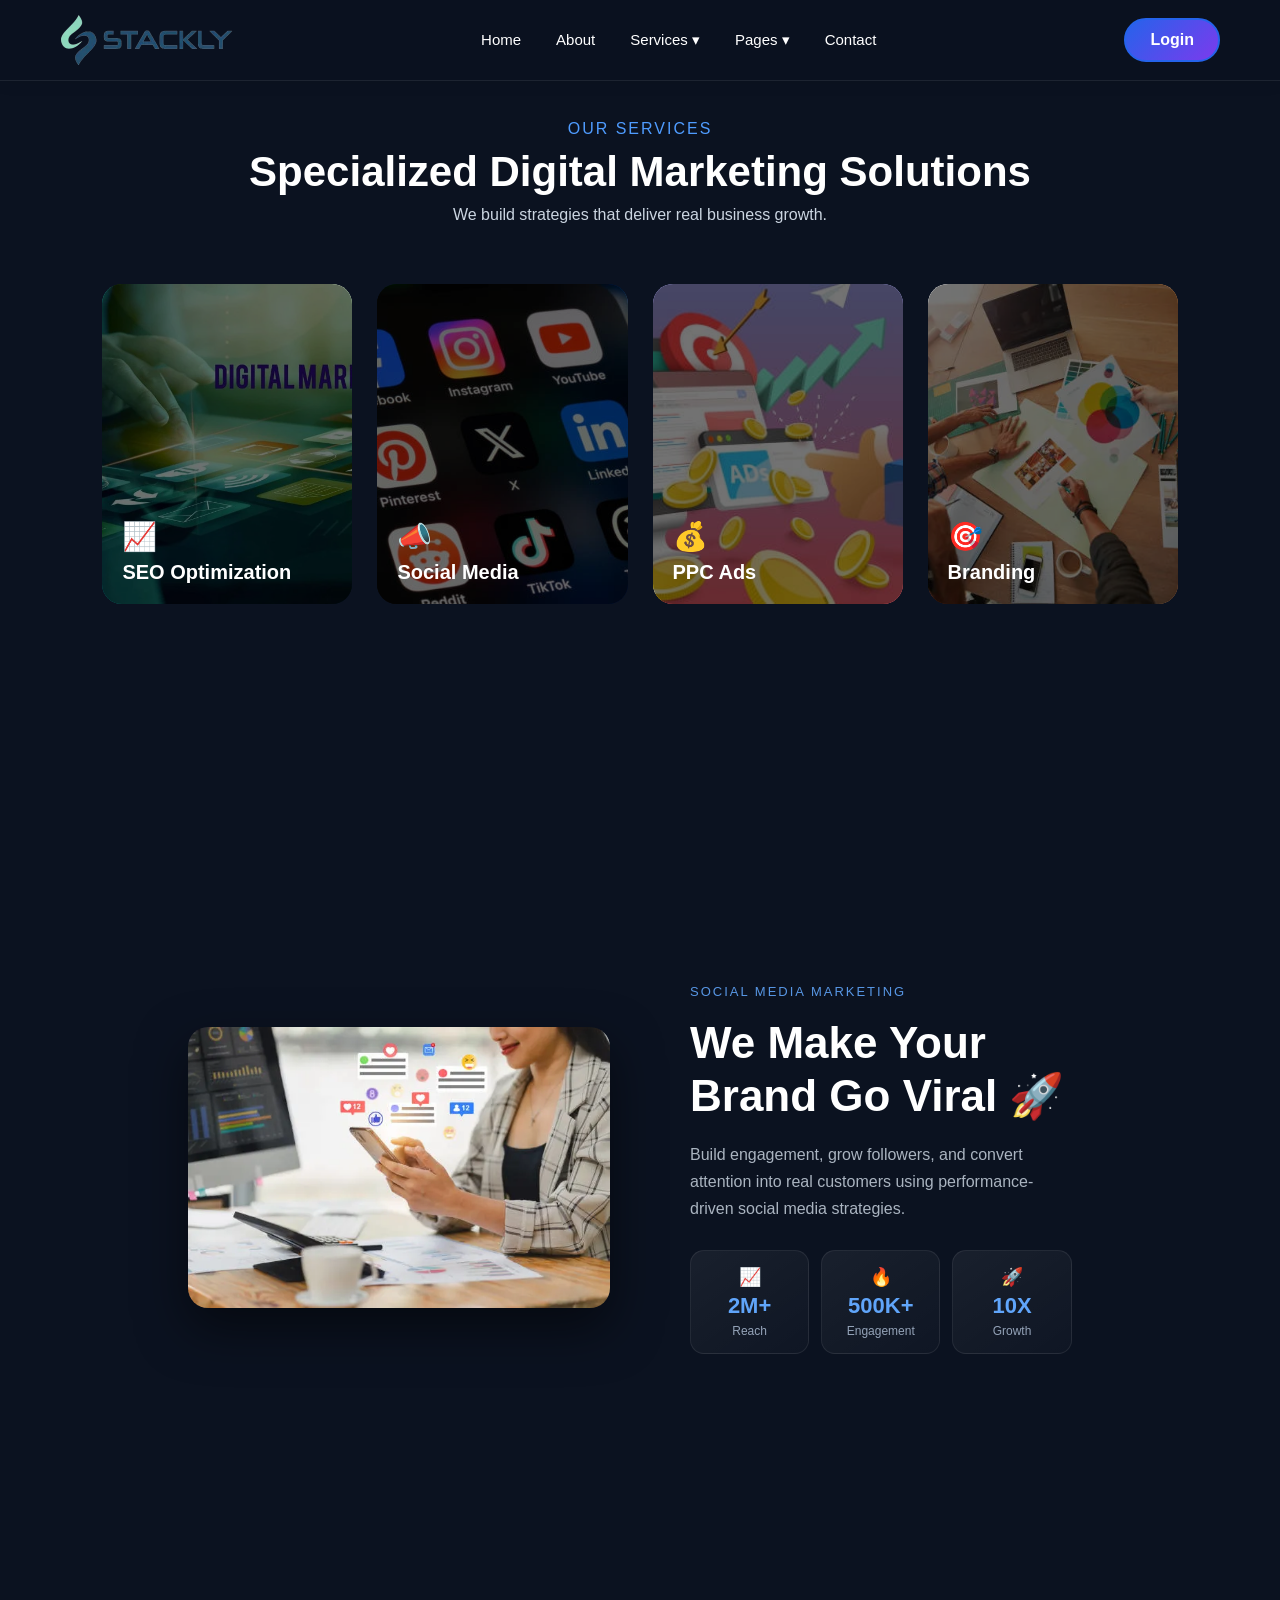
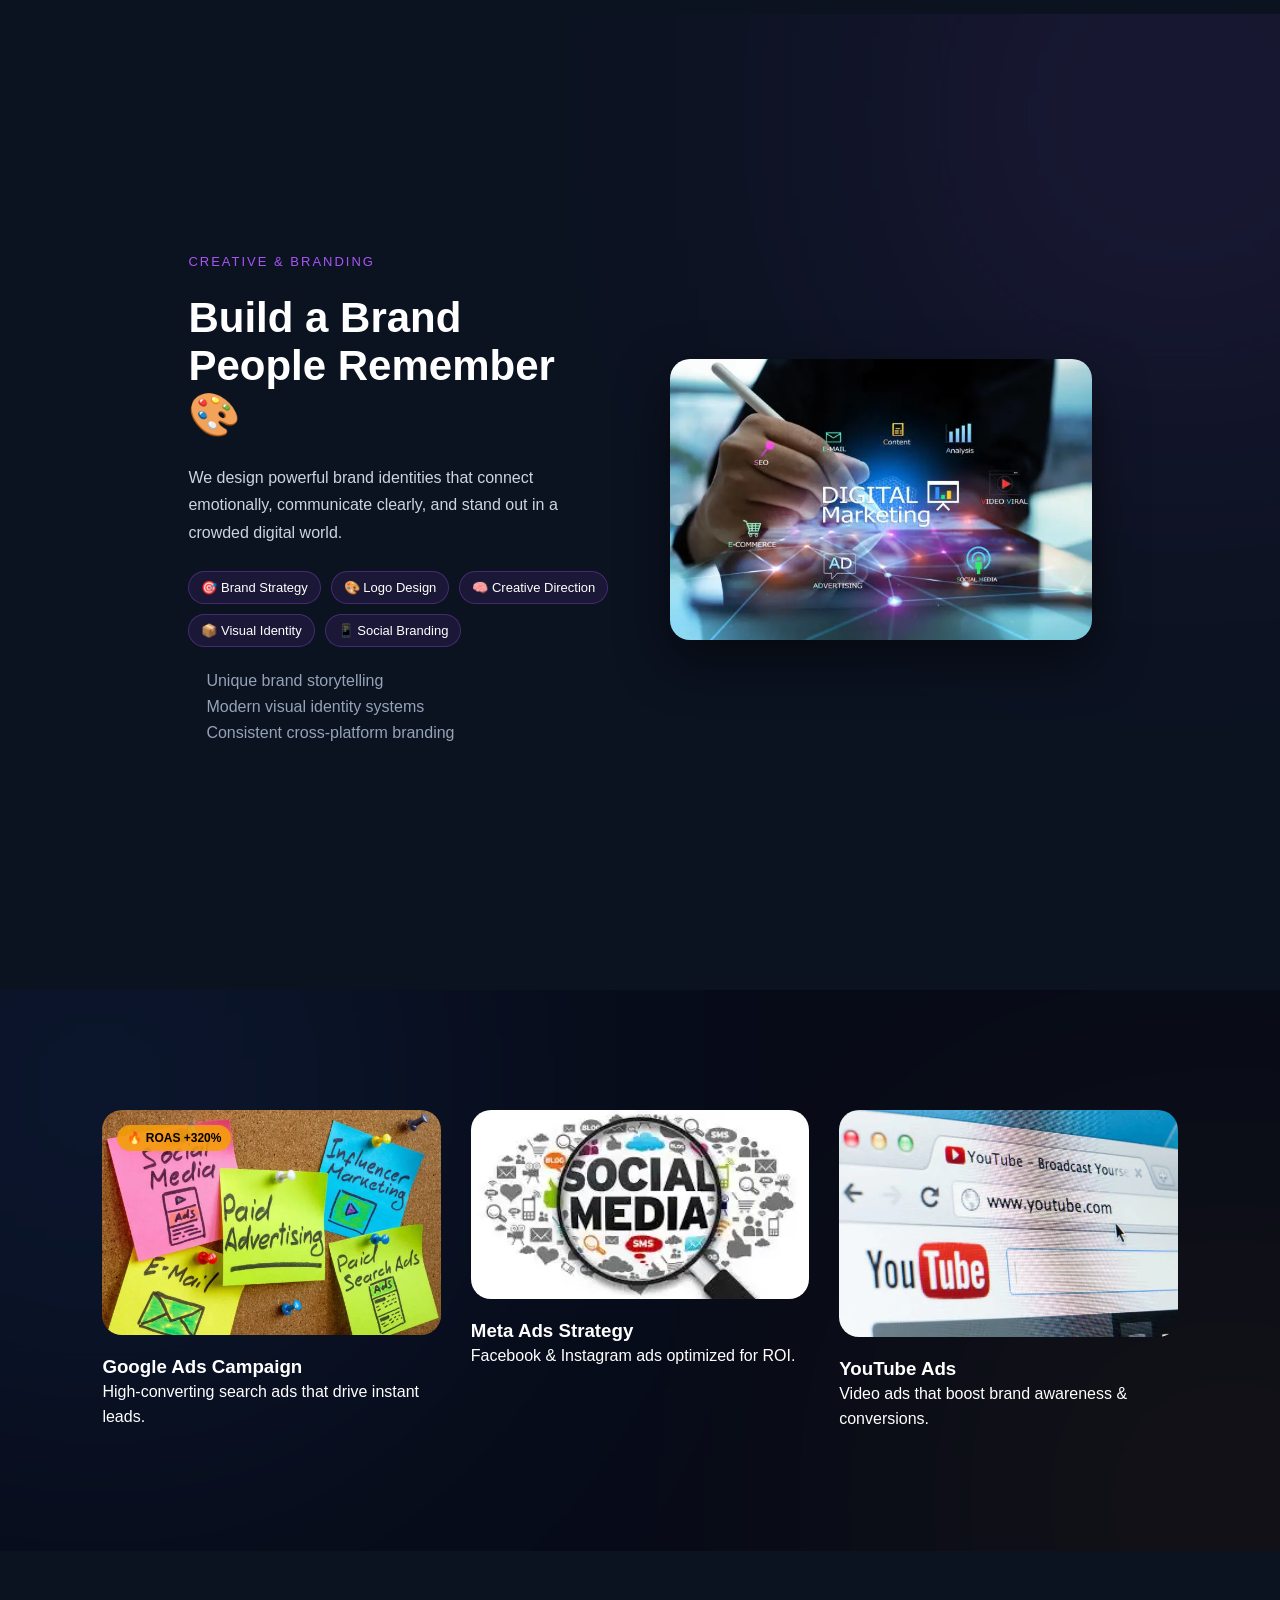
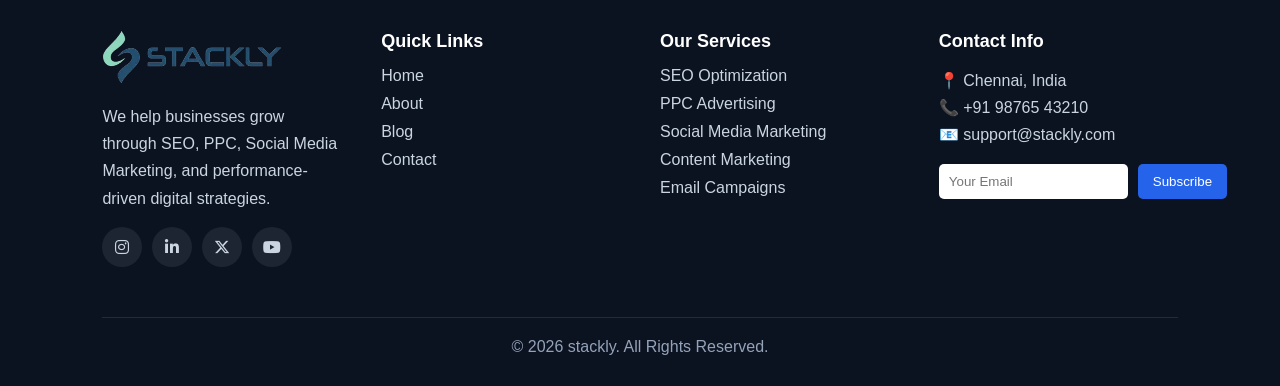
<file: services.html>
<!DOCTYPE html>
<html lang="en">
<head>
<meta charset="UTF-8">
<meta name="viewport" content="width=device-width, initial-scale=1.0">
<link rel="stylesheet"
  href="https://cdnjs.cloudflare.com/ajax/libs/font-awesome/6.5.1/css/all.min.css">
<title>stackly</title>

<link rel="stylesheet" href="css/service.css">
</head>
<body>

<header>
  <nav class="navbar">

    <div class="logo">
      <a href="index.html">
        <img src="images/logo-stackly (1).webp" alt="Logo">
      </a>
    </div>

    <ul class="nav-links" id="navLinks">

      <li><a href="index.html">Home</a></li>
      <li><a href="about.html">About</a></li>

      <li class="dropdown">
        <a href="#" class="drop-toggle">Services ▾</a>
        <ul class="dropdown-menu">
          <li><a href="services.html">Our Services</a></li>
          <li><a href="service-details.html">Service Details</a></li>
        </ul>
      </li>

      <li class="dropdown">
        <a href="#" class="drop-toggle">Pages ▾</a>
        <ul class="dropdown-menu">
          <li><a href="team.html">Team</a></li>
          <li><a href="case-studies.html">Case Studies</a></li>
          <li><a href="pricing.html">Pricing</a></li>
        </ul>
      </li>

      <li><a href="contact.html">Contact</a></li>

    </ul>

    <div class="nav-actions">

      <a class="login-btn" id="authBtn">Login</a>

      <div class="menu-btn" id="menuBtn">☰</div>

    </div>

  </nav>
</header>

<!-- SERVICES -->
<section class="srv-section">

    <div class="srv-header reveal-srv">
        <span>OUR SERVICES</span>
        <h2>Specialized Digital Marketing Solutions</h2>
        <p>We build strategies that deliver real business growth.</p>
    </div>

    <div class="srv-grid">

        <!-- CARD 1 -->
        <div class="srv-card-img srv-left reveal-srv"
            style="background-image:url('images/Digital2.webp');">
            
            <div class="srv-overlay"></div>

            <div class="srv-content">
                <div class="srv-icon">📈</div>
                <h3>SEO Optimization</h3>
            </div>

        </div>

        <!-- CARD 2 -->
        <div class="srv-card-img srv-top reveal-srv"
            style="background-image:url('images/apps.webp');">

            <div class="srv-overlay"></div>

            <div class="srv-content">
                <div class="srv-icon">📣</div>
                <h3>Social Media</h3>
            </div>

        </div>

        <!-- CARD 3 -->
        <div class="srv-card-img srv-right reveal-srv"
            style="background-image:url('images/funClick.webp');">

            <div class="srv-overlay"></div>

            <div class="srv-content">
                <div class="srv-icon">💰</div>
                <h3>PPC Ads</h3>
            </div>

        </div>

        <!-- CARD 4 -->
        <div class="srv-card-img srv-bottom reveal-srv"
            style="background-image:url('images/Idea2.webp');">

            <div class="srv-overlay"></div>

            <div class="srv-content">
                <div class="srv-icon">🎯</div>
                <h3>Branding</h3>
            </div>

        </div>

    </div>

</section>

<!-- SocialMedia Marketing -->
<section class="smm-section">

    <div class="smm-container">

        <!-- LEFT IMAGE -->
        <div class="smm-left-image reveal-smm">

            <img src="images/Marketing.webp" alt="Social Media Marketing">

        </div>

        <!-- RIGHT CONTENT -->
        <div class="smm-right">

    <span class="smm-tag">SOCIAL MEDIA MARKETING</span>

    <h2 class="smm-title">
        We Make Your Brand Go Viral 🚀
    </h2>

    <p class="smm-desc">
        Build engagement, grow followers, and convert attention into real customers
        using performance-driven social media strategies.
    </p>

    <div class="smm-stats">

        <div class="smm-stat">
            <span>📈</span>
            <h3>2M+</h3>
            <p>Reach</p>
        </div>

        <div class="smm-stat">
            <span>🔥</span>
            <h3>500K+</h3>
            <p>Engagement</p>
        </div>

        <div class="smm-stat">
            <span>🚀</span>
            <h3>10X</h3>
            <p>Growth</p>
        </div>

    </div>

</div>

        </div>

    </div>

</section>

<!-- CREATIVE & BRANDING -->
<section class="brand-section">

    <div class="brand-container">

        <!-- LEFT CONTENT -->
        <div class="brand-left-content reveal-brand">

            <span class="brand-tag">CREATIVE & BRANDING</span>

            <h2>Build a Brand People Remember 🎨</h2>

            <p>
                We design powerful brand identities that connect emotionally,
                communicate clearly, and stand out in a crowded digital world.
            </p>

            <!-- SERVICE CHIPS -->
            <div class="brand-chips">

                <div class="chip">🎯 Brand Strategy</div>
                <div class="chip">🎨 Logo Design</div>
                <div class="chip">🧠 Creative Direction</div>
                <div class="chip">📦 Visual Identity</div>
                <div class="chip">📱 Social Branding</div>

            </div>

            <!-- HIGHLIGHT POINTS -->
            <ul class="brand-list">
                <li>Unique brand storytelling</li>
                <li>Modern visual identity systems</li>
                <li>Consistent cross-platform branding</li>
            </ul>

        </div>

        <!-- RIGHT IMAGE -->
        <div class="brand-right-image reveal-brand">

            <img src="images/DigitalMarketing3.webp" alt="Creative Branding">

        </div>

    </div>

</section>

<!-- Paid Advertising -->
<section class="ppc-section">

    <div class="ppc-container">

        <!-- CARD 1 -->
        <div class="ppc-3d-card">

            <div class="ppc-3d-inner">

                <img src="images/Ideas.webp">

                <div class="ppc-3d-content">
                    <h3>Google Ads Campaign</h3>
                    <p>High-converting search ads that drive instant leads.</p>
                </div>

                 <!-- NEW -->
                <div class="ppc-badge">🔥 ROAS +320%</div>

                <div class="ppc-quick-stats">
                    <span>CTR: 8.4%</span>
                    <span>CPA: -40%</span>
                    <span>Leads: +2.1K</span>
                </div>

            </div>

        </div>

        <!-- CARD 2 -->
        <div class="ppc-3d-card">

            <div class="ppc-3d-inner">

                <img src="images/socialmedia.webp">

                <div class="ppc-3d-content">
                    <h3>Meta Ads Strategy</h3>
                    <p>Facebook & Instagram ads optimized for ROI.</p>
                </div>

                    <!-- NEW -->

                <div class="ppc-quick-stats">
                    <span>CTR: 9.4%</span>
                    <span>CPA: -20%</span>
                    <span>Leads: +5.1K</span>
                </div>

            </div>

        </div>

        <!-- CARD 3 -->
        <div class="ppc-3d-card">

            <div class="ppc-3d-inner">

                <img src="images/youtube.webp">

                <div class="ppc-3d-content">
                    <h3>YouTube Ads</h3>
                    <p>Video ads that boost brand awareness & conversions.</p>
                </div>

                    <!-- NEW -->    

                <div class="ppc-quick-stats">
                    <span>CTR: 7.4%</span>
                    <span>CPA: -30%</span>
                    <span>Leads: +8.1K</span>
                </div>

            </div>

        </div>

    </div>

</section>

<!-- Footer -->

<footer class="dm-footer">

    <div class="dm-footer-container">

        <!-- COLUMN 1 -->
        <div class="dm-footer-col">

            <div class="ftr-logo">
               <a href="index.html">
                  <img src="images/logo-stackly (1).webp" alt="Logo">
               </a>
            </div>

            <p>
                We help businesses grow through SEO, PPC, Social Media Marketing,
                and performance-driven digital strategies.
            </p>

            <div class="dm-socials">
                <a onclick="window.location.href='error.html'"> <i class="fa-brands fa-instagram"></i> </a>
                <a onclick="window.location.href='error.html'"> <i class="fa-brands fa-linkedin-in"></i> </a>
                <a onclick="window.location.href='error.html'"> <i class="fa-brands fa-x-twitter"></i> </a>
                <a onclick="window.location.href='error.html'"> <i class="fa-brands fa-youtube"></i> </a>
            </div>

        </div>

        <!-- COLUMN 2 -->
        <div class="dm-footer-col">

            <h3>Quick Links</h3>

            <ul>
                <li><a href="index.html">Home</a></li>
                <li><a href="about.html">About</a></li>
                <li><a href="blog.html">Blog</a></li>
                <li><a href="contact.html">Contact</a></li>
            </ul>

        </div>

        <!-- COLUMN 3 -->
        <div class="dm-footer-col">

            <h3>Our Services</h3>

            <ul>
                <li>SEO Optimization</li>
                <li>PPC Advertising</li>
                <li>Social Media Marketing</li>
                <li>Content Marketing</li>
                <li>Email Campaigns</li>
            </ul>

        </div>

        <!-- COLUMN 4 -->
        <div class="dm-footer-col">

            <h3>Contact Info</h3>

            <p>📍 Chennai, India</p>
            <p>📞 +91 98765 43210</p>
            <p>📧 support@stackly.com</p>

            <div class="dm-newsletter">

                <input type="email" placeholder="Your Email">
                <button onclick="window.location.href='error.html'">Subscribe</button>

            </div>

        </div>

    </div>

    <!-- BOTTOM BAR -->
    <div class="dm-footer-bottom">

        <p>© 2026 stackly. All Rights Reserved.</p>

    </div>

</footer>

<div id="auth-placeholder"></div>

<script src="js/auth.js"></script>

<script src="js/services.js"></script>

</body>
</html>
</file>
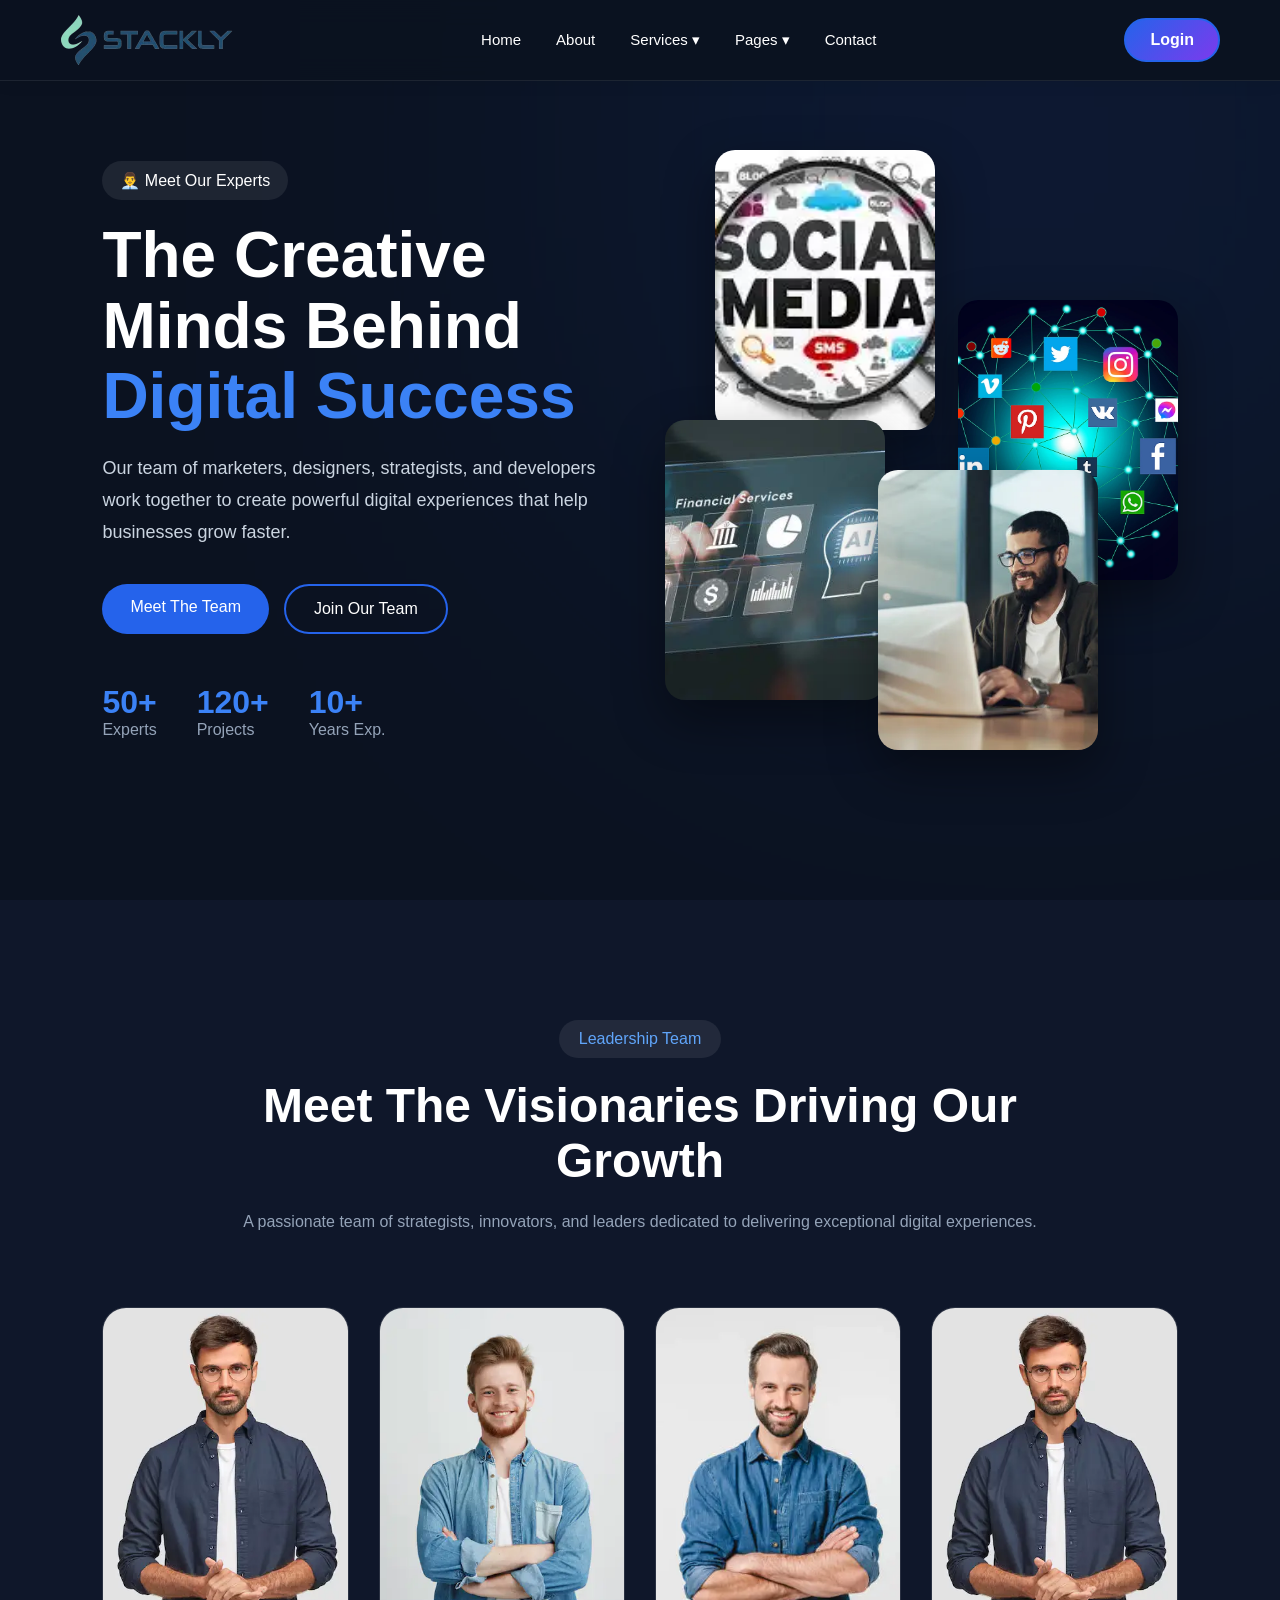
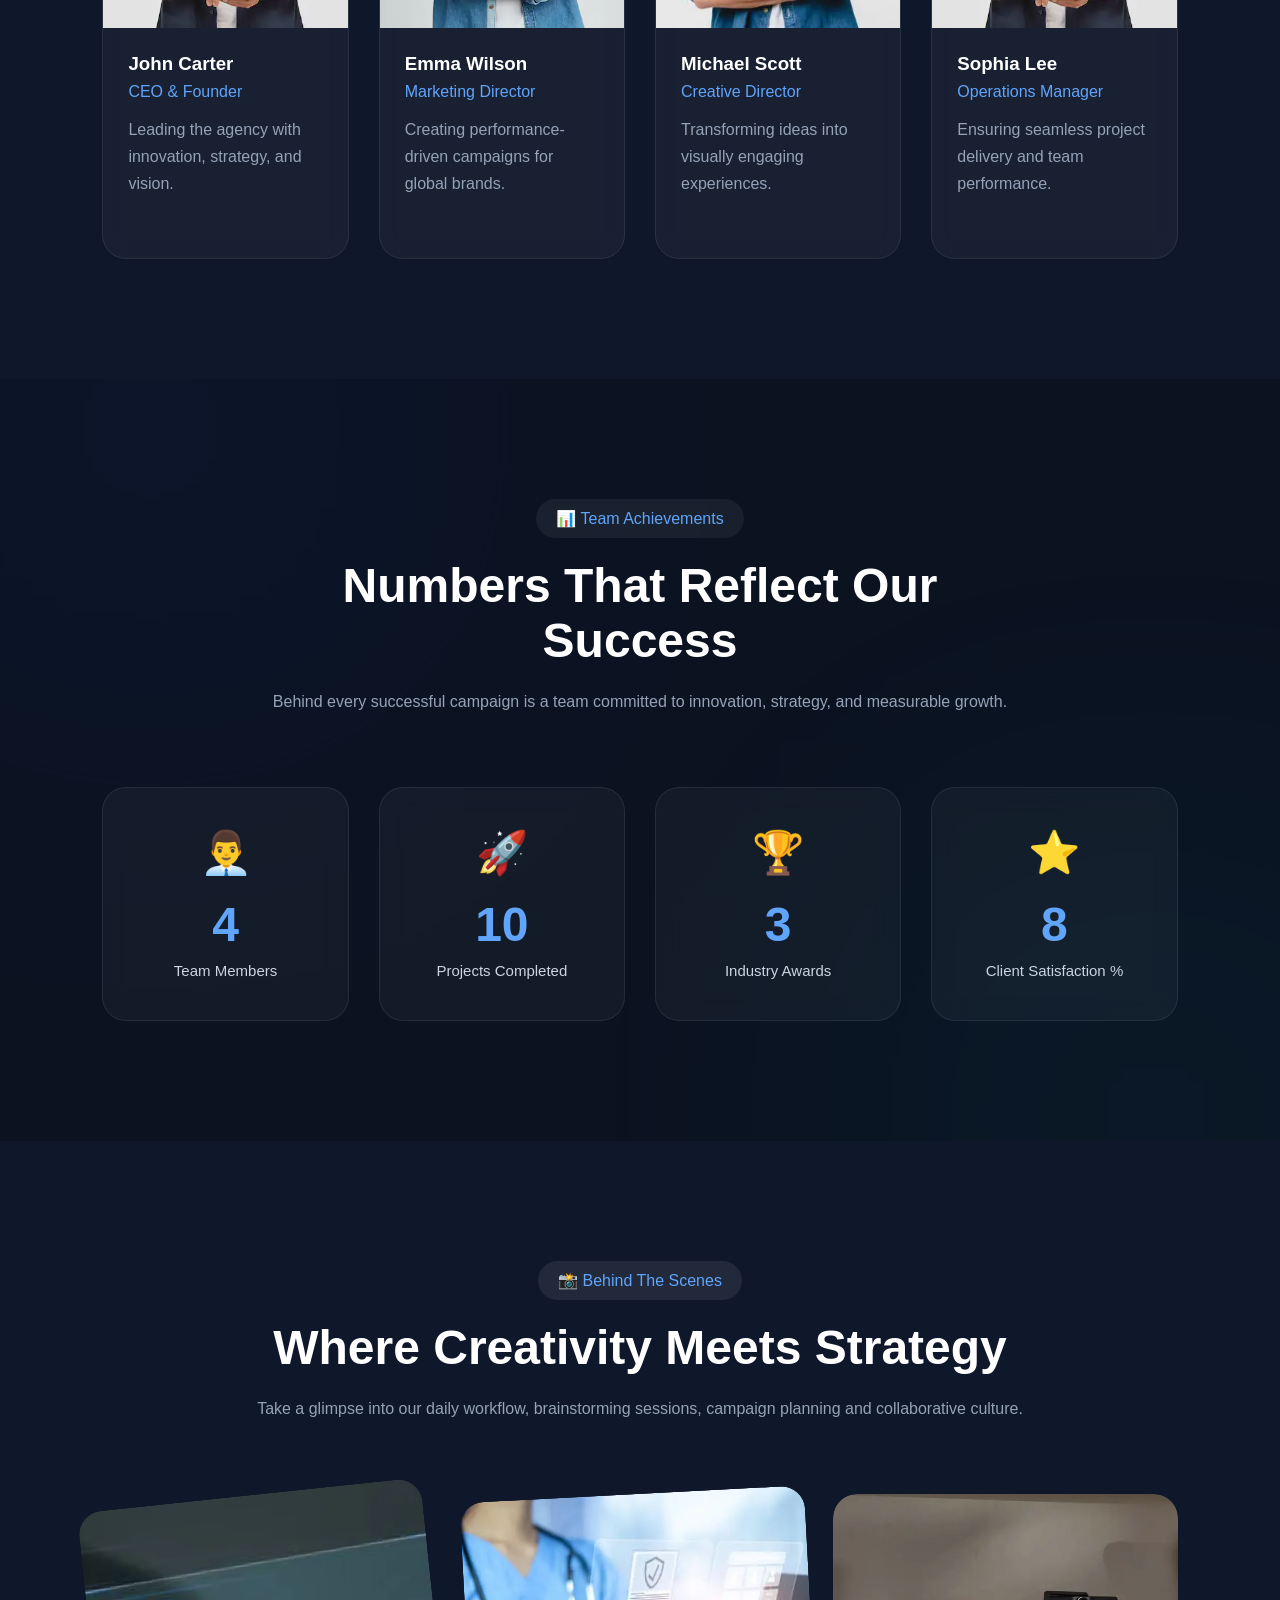
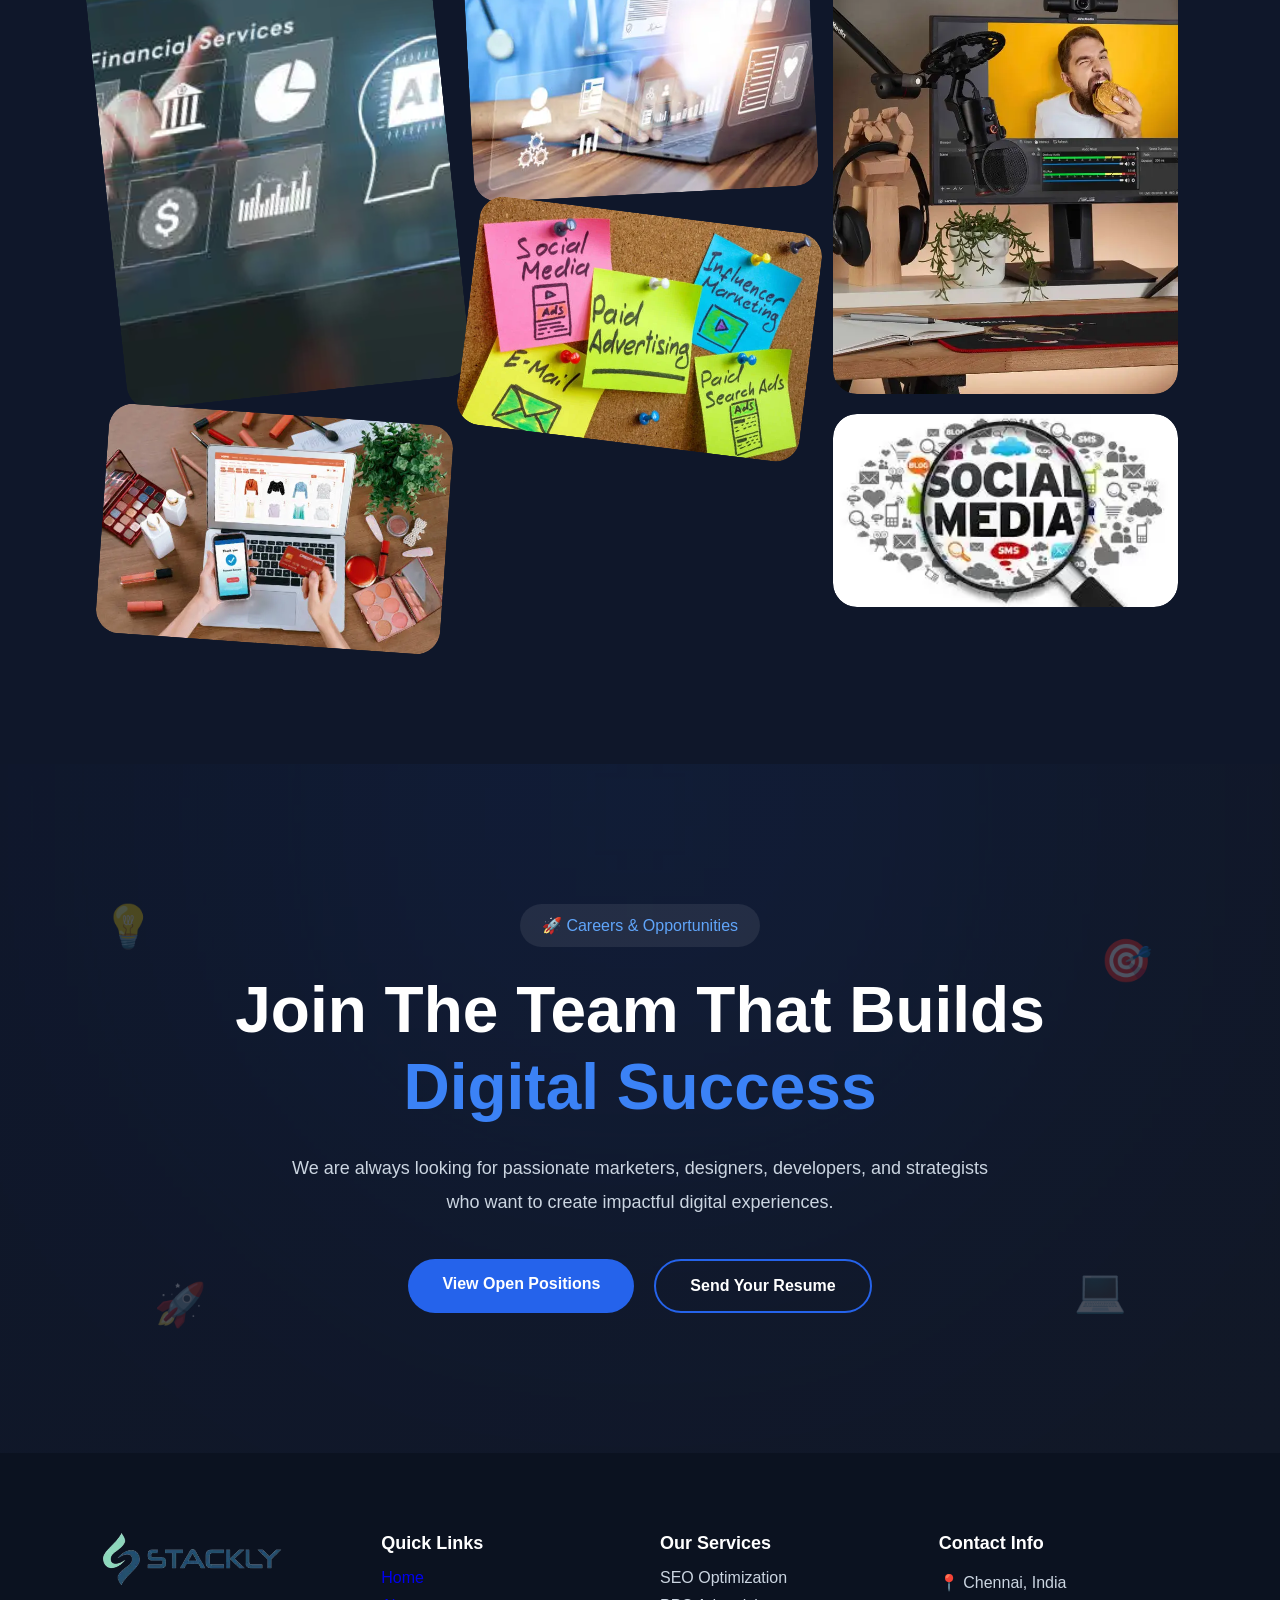
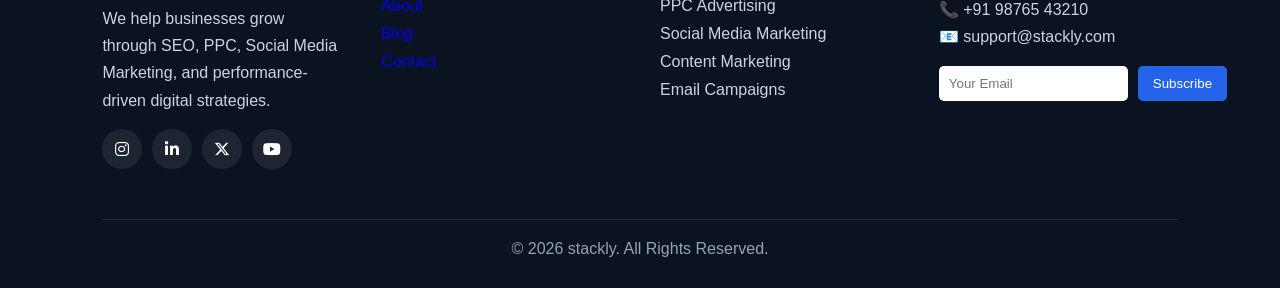
<file: team.html>
<!DOCTYPE html>
<html lang="en">
<head>
<meta charset="UTF-8">
<meta name="viewport" content="width=device-width, initial-scale=1.0">
<link rel="stylesheet"
  href="https://cdnjs.cloudflare.com/ajax/libs/font-awesome/6.5.1/css/all.min.css">
<title>stackly</title>

<link rel="stylesheet" href="css/team.css">
</head>
<body>

<header>


 <nav class="navbar">

        <div class="logo">
            <a href="index.html">
               <img src="images/logo-stackly (1).webp" alt="Logo">
            </a>
        </div>

        <ul class="nav-links">

            <li><a href="index.html">Home</a></li>

            <li><a href="about.html">About</a></li>

            <li class="dropdown">
                <a href="#">Services ▾</a>

                <ul class="dropdown-menu">
                    <li><a href="services.html">Our Services</a></li>
                    <li><a href="service-details.html">Service Details</a></li>
                </ul>
            </li>

            <li class="dropdown">
                <a href="#">Pages ▾</a>

                <ul class="dropdown-menu">
                    <li><a href="team.html">Our Team</a></li>
                    <li><a href="case-studies.html">Case Studies</a></li>
                    <li><a href="pricing.html">Pricing</a></li>
                </ul>
            </li>

            <li><a href="contact.html">Contact</a></li>

        </ul>

        <div class="nav-actions">

            <a class="login-btn" id="authBtn">
                Login
            </a>

            <div class="menu-btn">
                ☰
            </div>

        </div>

    </nav>

</header>

<!-- Our Team  -->

<section class="team-hero">

    <div class="team-hero-bg"></div>

    <div class="team-hero-content">

        <div class="team-left">

            <span class="team-tag">
                👨‍💼 Meet Our Experts
            </span>

            <h1>
                The Creative Minds Behind
                <span>Digital Success</span>
            </h1>

            <p>
                Our team of marketers, designers, strategists, and developers
                work together to create powerful digital experiences that help
                businesses grow faster.
            </p>

            <div class="team-buttons">
                <a onclick="window.location.href='error.html'" class="team-btn-primary">
                    Meet The Team
                </a>

                <a onclick="window.location.href='error.html'" class="team-btn-secondary">
                    Join Our Team
                </a>
            </div>

            <div class="team-stats">

                <div>
                    <h3>50+</h3>
                    <span>Experts</span>
                </div>

                <div>
                    <h3>120+</h3>
                    <span>Projects</span>
                </div>

                <div>
                    <h3>10+</h3>
                    <span>Years Exp.</span>
                </div>

            </div>

        </div>

        <div class="team-right">

            <div class="floating-card card1">
                <img src="images/socialmedia.webp" alt="">
            </div>

            <div class="floating-card card2">
                <img src="images/SocialIcons.webp" alt="">
            </div>

            <div class="floating-card card3">
                <img src="images/Project-1.webp" alt="">
            </div>

            <div class="floating-card card4">
                <img src="images/Laptop3.webp" alt="">
            </div>

        </div>

    </div>

</section>

<!-- Leadership Section -->
<section class="leadership-section">

    <div class="leadership-header">

        <span class="leadership-tag">
            Leadership Team
        </span>

        <h2>
            Meet The Visionaries Driving Our Growth
        </h2>

        <p>
            A passionate team of strategists, innovators, and leaders dedicated
            to delivering exceptional digital experiences.
        </p>

    </div>

    <div class="leadership-grid">

        <!-- CEO -->
        <div class="leader-card leader-featured">

            <div class="leader-image">
                <img src="images/team1.webp" alt="">
            </div>

            <div class="leader-info">
                <h3>John Carter</h3>
                <span>CEO & Founder</span>

                <p>
                    Leading the agency with innovation, strategy, and vision.
                </p>

                <div class="leader-socials">
                    <a href="#">LinkedIn</a>
                    <a href="#">Twitter</a>
                </div>
            </div>

        </div>

        <!-- Leader -->
        <div class="leader-card">

            <div class="leader-image">
                <img src="images/team2.webp" alt="">
            </div>

            <div class="leader-info">
                <h3>Emma Wilson</h3>
                <span>Marketing Director</span>

                <p>
                    Creating performance-driven campaigns for global brands.
                </p>

                <div class="leader-socials">
                    <a href="#">LinkedIn</a>
                    <a href="#">Twitter</a>
                </div>
            </div>

        </div>

        <!-- Leader -->
        <div class="leader-card">

            <div class="leader-image">
                <img src="images/team3.webp" alt="">
            </div>

            <div class="leader-info">
                <h3>Michael Scott</h3>
                <span>Creative Director</span>

                <p>
                    Transforming ideas into visually engaging experiences.
                </p>

                <div class="leader-socials">
                    <a href="#">LinkedIn</a>
                    <a href="#">Twitter</a>
                </div>
            </div>

        </div>

        <!-- Leader -->
        <div class="leader-card">

            <div class="leader-image">
                <img src="images/team1.webp" alt="">
            </div>

            <div class="leader-info">
                <h3>Sophia Lee</h3>
                <span>Operations Manager</span>

                <p>
                    Ensuring seamless project delivery and team performance.
                </p>

                <div class="leader-socials">
                    <a href="#">LinkedIn</a>
                    <a href="#">Twitter</a>
                </div>
            </div>

        </div>

    </div>

</section>

<!-- Team Statistics -->
<section class="teamstats-section">

    <div class="teamstats-header">

        <span class="teamstats-tag">
            📊 Team Achievements
        </span>

        <h2>
            Numbers That Reflect Our Success
        </h2>

        <p>
            Behind every successful campaign is a team committed to innovation,
            strategy, and measurable growth.
        </p>

    </div>

    <div class="teamstats-grid">

        <div class="teamstats-card">
            <div class="teamstats-icon">👨‍💼</div>
            <h3 class="team-counter" data-target="50">0</h3>
            <span>Team Members</span>
        </div>

        <div class="teamstats-card">
            <div class="teamstats-icon">🚀</div>
            <h3 class="team-counter" data-target="120">0</h3>
            <span>Projects Completed</span>
        </div>

        <div class="teamstats-card">
            <div class="teamstats-icon">🏆</div>
            <h3 class="team-counter" data-target="35">0</h3>
            <span>Industry Awards</span>
        </div>

        <div class="teamstats-card">
            <div class="teamstats-icon">⭐</div>
            <h3 class="team-counter" data-target="98">0</h3>
            <span>Client Satisfaction %</span>
        </div>

    </div>

</section>

<!-- Behind the Scenes -->
<section class="bts-section">

    <div class="bts-header">

    <span class="bts-tag bts-anim-left">
        📸 Behind The Scenes
    </span>

    <h2 class="bts-anim-top">
        Where Creativity Meets Strategy
    </h2>

    <p class="bts-anim-bottom">
        Take a glimpse into our daily workflow, brainstorming sessions,
        campaign planning and collaborative culture.
    </p>

</div>

    <div class="bts-gallery">

        <div class="bts-item tall">
            <img src="images/Project-1.webp" alt="">
            <div class="bts-overlay">
                <h3>Creative Workshop</h3>
            </div>
        </div>

        <div class="bts-item">
            <img src="images/Project-2.webp" alt="">
            <div class="bts-overlay">
                <h3>Marketing Strategy</h3>
            </div>
        </div>

        <div class="bts-item wide">
            <img src="images/Project-3.webp" alt="">
            <div class="bts-overlay">
                <h3>Campaign Planning</h3>
            </div>
        </div>

        <div class="bts-item">
            <img src="images/Ideas.webp" alt="">
            <div class="bts-overlay">
                <h3>Team Meeting</h3>
            </div>
        </div>

        <div class="bts-item tall">
            <img src="images/contentCreation (1).webp" alt="">
            <div class="bts-overlay">
                <h3>Content Creation</h3>
            </div>
        </div>

        <div class="bts-item">
            <img src="images/socialmedia.webp" alt="">
            <div class="bts-overlay">
                <h3>Client Discussion</h3>
            </div>
        </div>

    </div>

</section>

<!-- Join Our Team -->
<section class="jointeam-section">

    <div class="jointeam-glow"></div>

    <div class="jointeam-content">

        <span class="jointeam-tag">
            🚀 Careers & Opportunities
        </span>

        <h2 class="jointeam-title">
            Join The Team That Builds
            <span>Digital Success</span>
        </h2>

        <p class="jointeam-text">
            We are always looking for passionate marketers, designers,
            developers, and strategists who want to create impactful digital experiences.
        </p>

        <div class="jointeam-buttons">

            <a onclick="window.location.href='error.html'" class="jointeam-btn-primary">
                View Open Positions
            </a>

            <a onclick="window.location.href='error.html'" class="jointeam-btn-secondary">
                Send Your Resume
            </a>

        </div>

    </div>

    <!-- Floating Elements -->

    <div class="jointeam-float float1">💡</div>
    <div class="jointeam-float float2">🎯</div>
    <div class="jointeam-float float3">🚀</div>
    <div class="jointeam-float float4">💻</div>

</section>

<!-- Footer -->

<footer class="dm-footer">

    <div class="dm-footer-container">

        <!-- COLUMN 1 -->
        <div class="dm-footer-col">

            <div class="ftr-logo">
               <a href="index.html">
                  <img src="images/logo-stackly (1).webp" alt="Logo">
               </a>
            </div>

            <p>
                We help businesses grow through SEO, PPC, Social Media Marketing,
                and performance-driven digital strategies.
            </p>

            <div class="dm-socials">
                <a onclick="window.location.href='error.html'"> <i class="fa-brands fa-instagram"></i> </a>
                <a onclick="window.location.href='error.html'"> <i class="fa-brands fa-linkedin-in"></i> </a>
                <a onclick="window.location.href='error.html'"> <i class="fa-brands fa-x-twitter"></i> </a>
                <a onclick="window.location.href='error.html'"> <i class="fa-brands fa-youtube"></i> </a>
            </div>

        </div>

        <!-- COLUMN 2 -->
        <div class="dm-footer-col">

            <h3>Quick Links</h3>

            <ul>
                <li><a href="index.html">Home</a></li>
                <li><a href="about.html">About</a></li>
                <li><a href="blog.html">Blog</a></li>
                <li><a href="contact.html">Contact</a></li>
            </ul>

        </div>

        <!-- COLUMN 3 -->
        <div class="dm-footer-col">

            <h3>Our Services</h3>

            <ul>
                <li>SEO Optimization</li>
                <li>PPC Advertising</li>
                <li>Social Media Marketing</li>
                <li>Content Marketing</li>
                <li>Email Campaigns</li>
            </ul>

        </div>

        <!-- COLUMN 4 -->
        <div class="dm-footer-col">

            <h3>Contact Info</h3>

            <p>📍 Chennai, India</p>
            <p>📞 +91 98765 43210</p>
            <p>📧 support@stackly.com</p>

            <div class="dm-newsletter">

                <input type="email" placeholder="Your Email">
                <button onclick="window.location.href='error.html'">Subscribe</button>

            </div>

        </div>

    </div>

    <!-- BOTTOM BAR -->
    <div class="dm-footer-bottom">

        <p>© 2026 stackly. All Rights Reserved.</p>

    </div>

</footer>
<div id="auth-placeholder"></div>

<script src="js/auth.js"></script>

<script src="js/team.js"></script>

</body>
</html>
</file>
<file: css/case-studies.css>
/* RESET */
*{
    margin:0;
    padding:0;
    box-sizing:border-box;
    font-family:'Poppins',sans-serif;
}

body{
    color:#222;
    overflow-x:hidden;
}

a{
    text-decoration:none;
}

ul{
    list-style:none;
}

/* NAVBAR */

header{
    position:fixed;
    top:0;
    left:0;
    width:100%;
    background:#fff;
    box-shadow:0 2px 15px rgba(0,0,0,.08);
    z-index:999;
}

.navbar{
    max-width:1200px;
    margin:auto;
    padding:18px 20px;
    display:flex;
    justify-content:space-between;
    align-items:center;
}

.logo{
    font-size:28px;
    font-weight:700;
    color:#2563eb;
}

.nav-links{
    display:flex;
    gap:30px;
}

.nav-links li{
    position:relative;
}

.nav-links a{
    color:#222;
    font-weight:500;
}

.dropdown-menu{
    position:absolute;
    top:40px;
    left:0;
    width:220px;
    background:#fff;
    border-radius:10px;
    box-shadow:0 10px 30px rgba(0,0,0,.1);
    opacity:0;
    visibility:hidden;
    transition:.3s;
}

.dropdown:hover .dropdown-menu{
    opacity:1;
    visibility:visible;
}

.dropdown-menu a{
    display:block;
    padding:14px 20px;
}

.dropdown-menu a:hover{
    background:#f5f5f5;
}

.menu-btn{
    display:none;
    font-size:28px;
    cursor:pointer;
}

/* MOBILE */

@media(max-width:991px){

.menu-btn{
    display:block;
}

.nav-links{
    position:absolute;
    top:80px;
    left:-100%;
    width:100%;
    background:#fff;
    flex-direction:column;
    padding:20px;
    transition:.4s;
}

.nav-links.active{
    left:0;
}

.hero h1{
    font-size:40px;
}

}

/* NAV ACTIONS */

.nav-actions{
    display:flex;
    align-items:center;
    gap:15px;
}

.login-btn{
    padding:10px 22px;
    border:2px solid #2563eb;
    border-radius:30px;
    color:#2563eb;
    font-weight:600;
    transition:.3s;
}

.login-btn:hover{
    background:#2563eb;
    color:#fff;
}

.signup-btn{
    padding:10px 22px;
    background:#2563eb;
    border-radius:30px;
    color:#fff;
    font-weight:600;
    transition:.3s;
}

.signup-btn:hover{
    transform:translateY(-2px);
    box-shadow:0 8px 20px rgba(37,99,235,.3);
}

.menu-btn{
    display:none;
    font-size:28px;
    cursor:pointer;
}

/* MOBILE */

@media(max-width:991px){

    .login-btn,
    .signup-btn{
        display:none;
    }

    .menu-btn{
        display:block;
    }
}

/*====================== HERO SECTION ==========================*/
.cs-hero{
    min-height:100vh;
    position:relative;
    overflow:hidden;
    display:flex;
    justify-content:center;
    align-items:center;
}

.cs-title{
    font-size:5rem;
    font-weight:800;

    background:linear-gradient(
        90deg,
        #ffffff,
        #60a5fa,
        #38bdf8
    );

    -webkit-background-clip:text;
    -webkit-text-fill-color:transparent;
}



/* Animated Background */

.cs-hero{
    background:linear-gradient(
        -45deg,
        #0b1220,
        #172554,
        #1e293b,
        #0f172a
    );

    background-size:400% 400%;

    animation:csGradient 12s ease infinite;
}

@keyframes csGradient{

    0%{
        background-position:0% 50%;
    }

    50%{
        background-position:100% 50%;
    }

    100%{
        background-position:0% 50%;
    }

}

/* Glow */

.cs-bg-glow{
    position:absolute;
    width:500px;
    height:500px;
    border-radius:50%;

    background:
    radial-gradient(
        circle,
        rgba(59,130,246,.2),
        transparent
    );

    pointer-events:none;
}

/* Images */

.cs-img{
    position:absolute;
    overflow:hidden;
    border-radius:25px;
    box-shadow:0 20px 50px rgba(0,0,0,.4);
}

.cs-img img{
    width:100%;
    height:100%;
    object-fit:cover;
}

.cs-img1{
    width:250px;
    height:180px;
    left:5%;
    top:15%;
}

.cs-img2{
    width:260px;
    height:190px;
    right:8%;
    top:10%;
}

.cs-img3{
    width:380px;
    height:250px;
    left:50%;
    top:18%;
    transform:translateX(-50%);
}

.cs-img4{
    width:260px;
    height:190px;
    left:10%;
    bottom:10%;
}

.cs-img5{
    width:260px;
    height:190px;
    right:10%;
    bottom:12%;
}

/* KPI */

.cs-kpi{
    position:absolute;

    padding:15px 25px;

    background:
    rgba(255,255,255,.08);

    backdrop-filter:blur(10px);

    border-radius:50px;
}

.kpi1{
    top:45%;
    left:15%;
}

.kpi2{
    top:35%;
    right:15%;
}

.kpi3{
    bottom:25%;
    left:50%;
}

/* Content */

.cs-content{
    text-align:center;
    z-index:20;
    max-width:800px;
}

.cs-title{
    font-size:5rem;
}

.cs-desc{
    margin:25px auto;
    max-width:650px;
    line-height:1.8;
}

.cs-btn{
    padding:16px 36px;
    background:#2563eb;
    border-radius:50px;
    color:#fff;
}

.cs-desc{
    color:#cbd5e1;
}

.cs-tag{
    background:rgba(255,255,255,.08);
    border:1px solid rgba(96,165,250,.3);
    color:#7dd3fc;
}

.cs-btn{
    background:linear-gradient(
        90deg,
        #2563eb,
        #3b82f6
    );

    color:white;
}

/*  */
/* ================= IMAGE ENTRANCE STATES ================= */

.cs-img{
    opacity:0;
}

/* LEFT */

.cs-img1{
    transform:translateX(-500px) rotate(-20deg);
}

/* RIGHT */

.cs-img2{
    transform:translateX(500px) rotate(20deg);
}

/* TOP */

.cs-img3{
    transform:translateY(-400px) scale(.7);
}

/* BOTTOM LEFT */

.cs-img4{
    transform:translate(-300px,300px) rotate(-15deg);
}

/* BOTTOM RIGHT */

.cs-img5{
    transform:translate(300px,300px) rotate(15deg);
}

/* ======================= TRUSTED PARTNERS ======================= */
/* ================= TRUSTED PARTNERS ================= */

.partners-section{
    display:grid;
    grid-template-columns:1fr 1.2fr;
    gap:60px;
    padding:120px 8%;
    background:#0b1220;
    align-items:center;
}

/* LEFT */

.partners-left{
    color:#e2e8f0;
}

.partners-tag{
    display:inline-block;
    padding:10px 18px;
    background:rgba(255,255,255,.06);
    border-radius:30px;
    color:#7dd3fc;
    margin-bottom:20px;
}

.partners-left h2{
    font-size:3.5rem;
    line-height:1.2;
    margin-bottom:20px;
}

.partners-left h2 span{
    background:linear-gradient(90deg,#60a5fa,#22d3ee);
    -webkit-background-clip:text;
    -webkit-text-fill-color:transparent;
}

.partners-left p{
    color:#cbd5e1;
    line-height:1.8;
    margin-bottom:30px;
}

/* STATS */

.partners-stats{
    display:flex;
    gap:40px;
}

.partners-stats h3{
    font-size:2rem;
    color:#60a5fa;
}

/* RIGHT */

.partners-right{
    display:flex;
    flex-direction:column;
    gap:40px;
    overflow:hidden;
}

/* LOGO ROW */

.logo-row{
    display:flex;
    gap:30px;
    width:max-content;
}

.logo-row img{
    width:90px;
    height:60px;
    object-fit:contain;
    /* filter:grayscale(1); */
    opacity:.7;
    transition:.3s;
}

.logo-row img:hover{
    filter:grayscale(0);
    opacity:1;
    transform:scale(1.1);
}

/* ROW ANIMATIONS */

.row1{
    animation:moveLeft 12s linear infinite;
}

.row2{
    animation:moveRight 12s linear infinite;
}

@keyframes moveLeft{
    0%{transform:translateX(0);}
    100%{transform:translateX(-50%);}
}

@keyframes moveRight{
    0%{transform:translateX(-50%);}
    100%{transform:translateX(0);}
}

/* ================= TEXT INITIAL STATES ================= */

.anim-left,
.anim-right,
.anim-top,
.anim-bottom{
    opacity:0;
    transition:1s ease;
}

/* FROM LEFT */

.anim-left{
    transform:translateX(-120px);
}

/* FROM RIGHT */

.anim-right{
    transform:translateX(120px);
}

/* FROM TOP */

.anim-top{
    transform:translateY(-120px);
}

/* FROM BOTTOM */

.anim-bottom{
    transform:translateY(120px);
}

/* ACTIVE STATE */

.show{
    opacity:1;
    transform:translate(0,0);
}


/* ===================== FOOTER ==================== */

.dm-footer{
    background:#0b1220;
    color:#fff;
    padding:80px 8% 30px;
}

/* container */

.dm-footer-container{
    display:grid;
    grid-template-columns:repeat(auto-fit,minmax(220px,1fr));
    gap:40px;
}

/* logo */

.dm-logo{
    font-size:28px;
    color:#4f9cff;
    margin-bottom:15px;
}

.ftr-logo{
    margin-bottom:20px;
}

.ftr-logo img{
    width:180px;
    height:auto;
    display:block;
}

.ftr-logo img{
    width:180px;
    height:auto;
    display:block;
    transition:0.4s ease;
}

.ftr-logo img:hover{
    transform:scale(1.05);
}

/* text */

.dm-footer-col p{
    color:#cbd5e1;
    line-height:1.7;
}

/* headings */

.dm-footer-col h3{
    margin-bottom:15px;
    font-size:18px;
    color:#fff;
}

/* links */

.dm-footer-col ul{
    list-style:none;
}

.dm-footer-col a{
    color:#cbd5e1;
    transition:0.3s;
}

.dm-footer-col ul li{
    margin-bottom:10px;
    color:#cbd5e1;
    cursor:pointer;
    transition:0.3s;
}

.dm-footer-col ul li:hover,a:hover{
    color:#4f9cff;
    transform:translateX(5px);
}

/* social icons */

.dm-socials{
    margin-top:15px;
    display:flex;
    gap:10px;
}

.dm-socials a{
    width:40px;
    height:40px;
    display:flex;
    align-items:center;
    justify-content:center;
    background:rgba(255,255,255,0.08);
    border-radius:50%;
    transition:0.3s;
}

.dm-socials a:hover{
    background:#2563eb;
    transform:translateY(-5px);
}

/* newsletter */

.dm-newsletter{
    margin-top:15px;
    display:flex;
    gap:10px;
}

.dm-newsletter input{
    flex:1;
    padding:10px;
    border:none;
    border-radius:5px;
    outline:none;
}

.dm-newsletter button{
    padding:10px 15px;
    border:none;
    background:#2563eb;
    color:#fff;
    border-radius:5px;
    cursor:pointer;
    transition:0.3s;
}

.dm-newsletter button:hover{
    background:#1d4ed8;
}

/* bottom */

.dm-footer-bottom{
    margin-top:50px;
    text-align:center;
    padding-top:20px;
    border-top:1px solid rgba(255,255,255,0.1);
    color:#94a3b8;
}

/* hover glow effect */

.dm-footer-col:hover h3{
    color:#4f9cff;
}

/* ===== NAVBAR ===== */

header{
    position:fixed;
    top:0;
    left:0;
    width:100%;
    z-index:1000;

    background:rgba(11,18,32,.95);
    backdrop-filter:blur(12px);

    border-bottom:1px solid rgba(255,255,255,.08);
}

.navbar{
    max-width:1200px;
    margin:auto;
    height:80px;

    display:flex;
    align-items:center;
    justify-content:space-between;

    padding:0 20px;
}

/* ===== LOGO ===== */

.logo img{
    height:50px;
    width:auto;
    display:block;
}

/* ===== LINKS ===== */

.nav-links{
    display:flex;
    align-items:center;
    gap:35px;
}

.nav-links li{
    position:relative;
}

.nav-links a{
    color:#fff;
    font-size:15px;
    font-weight:500;
    transition:.3s;
}

.nav-links a:hover{
    color:#60a5fa;
}

/* ===== DROPDOWN ===== */

.dropdown-menu{
    position:absolute;
    top:50px;
    left:0;

    min-width:220px;

    background:#111827;

    border:1px solid rgba(255,255,255,.08);

    border-radius:15px;

    opacity:0;
    visibility:hidden;

    transition:.3s;

    overflow:hidden;
}

.dropdown:hover .dropdown-menu{
    opacity:1;
    visibility:visible;
}

.dropdown-menu a{
    display:block;
    padding:14px 18px;
}

.dropdown-menu a:hover{
    background:#1e293b;
}

/* ===== LOGIN BUTTON ===== */

.login-btn{
    padding:11px 24px;

    background:linear-gradient(
        135deg,
        #2563eb,
        #7c3aed
    );

    color:#fff;

    border-radius:50px;

    font-weight:600;

    transition:.3s;
}

.login-btn:hover{
    transform:translateY(-3px);

    box-shadow:
    0 10px 25px rgba(37,99,235,.35);
}

/* ===== ACTIONS ===== */

.nav-actions{
    display:flex;
    align-items:center;
    gap:15px;
}

/* ===== MOBILE BUTTON ===== */

.menu-btn{
    display:none;
    color:#fff;
    font-size:30px;
    cursor:pointer;
}

/* ===== MOBILE ===== */

@media(max-width:991px){

    .menu-btn{
        display:block;
    }

    .login-btn{
        display:none;
    }

    .nav-links{
        position:fixed;

        top:80px;
        right:-100%;

        width:280px;

        background:#111827;

        flex-direction:column;

        align-items:flex-start;

        gap:10px;

        padding:20px;

        border-radius:20px 0 0 20px;

        transition:.4s;
    }

    .nav-links.active{
        right:0;
    }

    .nav-links li{
        width:100%;
    }

    .nav-links a{
        display:block;
        width:100%;
        padding:12px;
    }

    .dropdown-menu{
        position:static;
        opacity:1;
        visibility:visible;
        display:none;
        margin-top:5px;
    }

    .dropdown.active .dropdown-menu{
        display:block;
    }
}

/* REMOVE FLOATING IMAGES ON SMALL SCREENS */
@media (max-width: 768px) {
    .cs-img,
    .cs-kpi,
    .cs-bg-glow {
        display: none;
    }
}

@media (max-width: 768px) {
    .cs-title {
        font-size: 2.8rem;
    }

    .cs-desc {
        font-size: 14px;
        padding: 0 10px;
    }
}

.row1,
.row2 {
    animation: none !important;
    transform: none !important;
}

/* ======= LOCK-SCROLL ======== */
/* =========== */
body.no-scroll{
  overflow: hidden;
  height: 100vh;
}

/* ========== New Section ============ */
.case-highlight{
    min-height:100vh;
    background:linear-gradient(135deg,#050816,#0b1225);
    position:relative;
    overflow:hidden;
    display:flex;
    justify-content:center;
    align-items:center;
    text-align:center;
    padding:100px 20px;
}

.center-content{
    max-width:900px;
    z-index:10;
}

.main-title{
    font-size:4rem;
    font-weight:800;
    color:#fff;
    opacity:0;
    transform:scale(.5);
    transition:1.2s;
}

.main-desc{
    color:#b8c2d9;
    font-size:1.1rem;
    margin:25px 0;
    opacity:0;
    transform:translateY(100px);
    transition:1.2s;
}

.stats{
    display:flex;
    gap:30px;
    justify-content:center;
    flex-wrap:wrap;
}

.stat{
    background:rgba(255,255,255,.05);
    border:1px solid rgba(255,255,255,.1);
    backdrop-filter:blur(15px);
    padding:25px;
    border-radius:20px;
    min-width:180px;
    opacity:0;
    transform:translateY(80px);
    transition:1s;
}

.stat h3{
    color:#00e5ff;
    font-size:2rem;
}

.floating-text{
    position:absolute;
    color:#00e5ff;
    font-size:2rem;
    font-weight:700;
    opacity:0;
    transition:1.5s;
}

.left{
    left:-300px;
    top:30%;
}

.right{
    right:-300px;
    top:40%;
}

.top{
    top:-150px;
    left:50%;
    transform:translateX(-50%);
}

.bottom{
    bottom:-150px;
    left:50%;
    transform:translateX(-50%);
}

/* Active Animation */

.case-highlight.show .left{
    left:5%;
    opacity:.3;
}

.case-highlight.show .right{
    right:5%;
    opacity:.3;
}

.case-highlight.show .top{
    top:15%;
    opacity:.3;
}

.case-highlight.show .bottom{
    bottom:15%;
    opacity:.3;
}

.case-highlight.show .main-title{
    opacity:1;
    transform:scale(1);
}

.case-highlight.show .main-desc{
    opacity:1;
    transform:translateY(0);
}

.case-highlight.show .stat{
    opacity:1;
    transform:translateY(0);
}

.case-highlight.show .stat:nth-child(2){
    transition-delay:.2s;
}

.case-highlight.show .stat:nth-child(3){
    transition-delay:.4s;
}
</file>
<file: css/contact.css>
/* RESET */
*{
    margin:0;
    padding:0;
    box-sizing:border-box;
    font-family:'Poppins',sans-serif;
}

body{
    color:#222;
    overflow-x:hidden;
}

a{
    text-decoration:none;
}

ul{
    list-style:none;
}

/* NAVBAR */

header{
    position:fixed;
    top:0;
    left:0;
    width:100%;
    background:#fff;
    box-shadow:0 2px 15px rgba(0,0,0,.08);
    z-index:999;
}

.navbar{
    max-width:1200px;
    margin:auto;
    padding:18px 20px;
    display:flex;
    justify-content:space-between;
    align-items:center;
}

.logo{
    font-size:28px;
    font-weight:700;
    color:#2563eb;
}

.nav-links{
    display:flex;
    gap:30px;
}

.nav-links li{
    position:relative;
}

.nav-links a{
    color:#222;
    font-weight:500;
}

.dropdown-menu{
    position:absolute;
    top:40px;
    left:0;
    width:220px;
    background:#fff;
    border-radius:10px;
    box-shadow:0 10px 30px rgba(0,0,0,.1);
    opacity:0;
    visibility:hidden;
    transition:.3s;
}

.dropdown:hover .dropdown-menu{
    opacity:1;
    visibility:visible;
}

.dropdown-menu a{
    display:block;
    padding:14px 20px;
}

.dropdown-menu a:hover{
    background:#f5f5f5;
}

.menu-btn{
    display:none;
    font-size:28px;
    cursor:pointer;
}

/* MOBILE */

@media(max-width:991px){

.menu-btn{
    display:block;
}

.nav-links{
    position:absolute;
    top:80px;
    left:-100%;
    width:100%;
    background:#fff;
    flex-direction:column;
    padding:20px;
    transition:.4s;
}

.nav-links.active{
    left:0;
}

.hero h1{
    font-size:40px;
}

}

/* NAV ACTIONS */

.nav-actions{
    display:flex;
    align-items:center;
    gap:15px;
}

.login-btn{
    padding:10px 22px;
    border:2px solid #2563eb;
    border-radius:30px;
    color:#2563eb;
    font-weight:600;
    transition:.3s;
}

.login-btn:hover{
    background:#2563eb;
    color:#fff;
}

.signup-btn{
    padding:10px 22px;
    background:#2563eb;
    border-radius:30px;
    color:#fff;
    font-weight:600;
    transition:.3s;
}

.signup-btn:hover{
    transform:translateY(-2px);
    box-shadow:0 8px 20px rgba(37,99,235,.3);
}

.menu-btn{
    display:none;
    font-size:28px;
    cursor:pointer;
}

/* MOBILE */

@media(max-width:991px){

    .login-btn,
    .signup-btn{
        display:none;
    }

    .menu-btn{
        display:block;
    }
}

/* ======================== CONTACT HERO ======================== */
/* HERO SECTION (NO NAV CONFLICT) */
.contact-hero {
  position: relative;
  height: 300px;
  background: url("your-image.jpg") no-repeat center center/cover;
  display: flex;
  align-items: center;
  justify-content: center;
  text-align: center;
}

/* DARK OVERLAY */
.contact-hero-overlay {
  position: absolute;
  width: 100%;
  height: 100%;
  background: rgba(0,0,0,0.6);
  display: flex;
  flex-direction: column;
  align-items: center;
  justify-content: center;
  color: white;
}

/* TEXT */
.contact-hero h1 {
  font-size: 45px;
  margin-bottom: 10px;
}

.contact-hero p {
  color: #cbd5e1;
  font-size: 16px;
}

/* ======================== CONTACT FORM ======================== */
/* BASE */
body {
  margin: 0;
  background: #0b1220;
  font-family: sans-serif;
  color: white;
}

/* SECTION */
.contact-grid {
  padding: 40px;
}

/* TITLE */
.contact-title {
  text-align: center;
  margin-bottom: 30px;
  animation: fadeDown 0.8s ease;
}

.contact-title h1 {
  font-size: 40px;
}

/* GRID */
.grid-wrapper {
  display: grid;
  grid-template-columns: 1fr 1.3fr 1fr;
  gap: 20px;
}

/* PANELS */
.panel {
  background: #111827;
  padding: 20px;
  border-radius: 12px;
  min-height: 350px;
}

/* INFO PANEL */
.info-panel {
  animation: slideLeft 0.8s ease;
}

.info-box {
  background: #1f2937;
  margin: 10px 0;
  padding: 12px;
  border-radius: 8px;
  transition: 0.3s;
}

.info-box:hover {
  transform: translateX(5px);
  background: #374151;
}

/* FORM PANEL (CENTER FOCUS) */
.form-panel {
  animation: pop 0.9s ease;
  border: 1px solid #2d3748;
}

.form-panel input,
.form-panel textarea {
  width: 100%;
  margin: 10px 0;
  padding: 12px;
  border-radius: 8px;
  border: none;
  background: #1f2937;
  color: white;
}

.form-panel button {
  width: 100%;
  padding: 12px;
  background: #3b82f6;
  border: none;
  border-radius: 8px;
  color: white;
  cursor: pointer;
  transition: 0.3s;
}

.form-panel button:hover {
  background: #2563eb;
}

/* IMAGE PANEL */
.image-panel {
  animation: slideRight 0.8s ease;
}

.img {
  height: 200px;
  border-radius: 10px;
  background: url("/images/Project-1.webp") center/cover;
  margin-bottom: 15px;
  transition: 0.5s;
}

.img:hover {
  transform: scale(1.05);
}

/* BOTTOM BAR */
.bottom-bar {
  margin-top: 20px;
  display: flex;
  justify-content: space-around;
  background: #111827;
  padding: 15px;
  border-radius: 12px;
  animation: fadeUp 1s ease;
}

/* ANIMATIONS */
@keyframes slideLeft {
  from { transform: translateX(-80px); opacity: 0; }
  to { transform: translateX(0); opacity: 1; }
}

@keyframes slideRight {
  from { transform: translateX(80px); opacity: 0; }
  to { transform: translateX(0); opacity: 1; }
}

@keyframes pop {
  from { transform: scale(0.9); opacity: 0; }
  to { transform: scale(1); opacity: 1; }
}

@keyframes fadeDown {
  from { transform: translateY(-40px); opacity: 0; }
  to { transform: translateY(0); opacity: 1; }
}

@keyframes fadeUp {
  from { transform: translateY(40px); opacity: 0; }
  to { transform: translateY(0); opacity: 1; }
}

/* RESPONSIVE */
@media (max-width: 900px) {
  .grid-wrapper {
    grid-template-columns: 1fr;
  }

  .bottom-bar {
    flex-direction: column;
    gap: 10px;
    text-align: center;
  }
}

/* ===================== FOOTER ==================== */

.dm-footer{
    background:#0b1220;
    color:#fff;
    padding:80px 8% 30px;
}

/* container */

.dm-footer-container{
    display:grid;
    grid-template-columns:repeat(auto-fit,minmax(220px,1fr));
    gap:40px;
}

/* logo */

.dm-logo{
    font-size:28px;
    color:#4f9cff;
    margin-bottom:15px;
}

.ftr-logo{
    margin-bottom:20px;
}

.ftr-logo img{
    width:180px;
    height:auto;
    display:block;
}

.ftr-logo img{
    width:180px;
    height:auto;
    display:block;
    transition:0.4s ease;
}

.ftr-logo img:hover{
    transform:scale(1.05);
}

/* text */

.dm-footer-col p{
    color:#cbd5e1;
    line-height:1.7;
}

/* headings */

.dm-footer-col h3{
    margin-bottom:15px;
    font-size:18px;
    color:#fff;
}

/* links */

.dm-footer-col ul{
    list-style:none;
}

.dm-footer-col ul li{
    margin-bottom:10px;
    color:#cbd5e1;
    cursor:pointer;
    transition:0.3s;
}

.dm-footer-col a{
    color:#cbd5e1;
    transition:0.3s;
}

.dm-footer-col ul li:hover,a:hover{
    color:#4f9cff;
    transform:translateX(5px);
}

/* social icons */

.dm-socials{
    margin-top:15px;
    display:flex;
    gap:10px;
}

.dm-socials a{
    width:40px;
    height:40px;
    display:flex;
    align-items:center;
    justify-content:center;
    background:rgba(255,255,255,0.08);
    border-radius:50%;
    transition:0.3s;
}

.dm-socials a:hover{
    background:#2563eb;
    transform:translateY(-5px);
}

/* newsletter */

.dm-newsletter{
    margin-top:15px;
    display:flex;
    gap:10px;
}

.dm-newsletter input{
    flex:1;
    padding:10px;
    border:none;
    border-radius:5px;
    outline:none;
}

.dm-newsletter button{
    padding:10px 15px;
    border:none;
    background:#2563eb;
    color:#fff;
    border-radius:5px;
    cursor:pointer;
    transition:0.3s;
}

.dm-newsletter button:hover{
    background:#1d4ed8;
}

/* bottom */

.dm-footer-bottom{
    margin-top:50px;
    text-align:center;
    padding-top:20px;
    border-top:1px solid rgba(255,255,255,0.1);
    color:#94a3b8;
}

/* hover glow effect */

.dm-footer-col:hover h3{
    color:#4f9cff;
}


/* ===== NAVBAR ===== */

header{
    position:fixed;
    top:0;
    left:0;
    width:100%;
    z-index:1000;

    background:rgba(11,18,32,.95);
    backdrop-filter:blur(12px);

    border-bottom:1px solid rgba(255,255,255,.08);
}

.navbar{
    max-width:1200px;
    margin:auto;
    height:80px;

    display:flex;
    align-items:center;
    justify-content:space-between;

    padding:0 20px;
}

/* ===== LOGO ===== */

.logo img{
    height:50px;
    width:auto;
    display:block;
}

/* ===== LINKS ===== */

.nav-links{
    display:flex;
    align-items:center;
    gap:35px;
}

.nav-links li{
    position:relative;
}

.nav-links a{
    color:#fff;
    font-size:15px;
    font-weight:500;
    transition:.3s;
}

.nav-links a:hover{
    color:#60a5fa;
}

/* ===== DROPDOWN ===== */

.dropdown-menu{
    position:absolute;
    top:50px;
    left:0;

    min-width:220px;

    background:#111827;

    border:1px solid rgba(255,255,255,.08);

    border-radius:15px;

    opacity:0;
    visibility:hidden;

    transition:.3s;

    overflow:hidden;
}

.dropdown:hover .dropdown-menu{
    opacity:1;
    visibility:visible;
}

.dropdown-menu a{
    display:block;
    padding:14px 18px;
}

.dropdown-menu a:hover{
    background:#1e293b;
}

/* ===== LOGIN BUTTON ===== */

.login-btn{
    padding:11px 24px;

    background:linear-gradient(
        135deg,
        #2563eb,
        #7c3aed
    );

    color:#fff;

    border-radius:50px;

    font-weight:600;

    transition:.3s;
}

.login-btn:hover{
    transform:translateY(-3px);

    box-shadow:
    0 10px 25px rgba(37,99,235,.35);
}

/* ===== ACTIONS ===== */

.nav-actions{
    display:flex;
    align-items:center;
    gap:15px;
}

/* ===== MOBILE BUTTON ===== */

.menu-btn{
    display:none;
    color:#fff;
    font-size:30px;
    cursor:pointer;
}

/* ===== MOBILE ===== */

@media(max-width:991px){

    .menu-btn{
        display:block;
    }

    .login-btn{
        display:none;
    }

    .nav-links{
        position:fixed;

        top:80px;
        right:-100%;

        width:280px;

        background:#111827;

        flex-direction:column;

        align-items:flex-start;

        gap:10px;

        padding:20px;

        border-radius:20px 0 0 20px;

        transition:.4s;
    }

    .nav-links.active{
        right:0;
    }

    .nav-links li{
        width:100%;
    }

    .nav-links a{
        display:block;
        width:100%;
        padding:12px;
    }

    .dropdown-menu{
        position:static;
        opacity:1;
        visibility:visible;
        display:none;
        margin-top:5px;
    }

    .dropdown.active .dropdown-menu{
        display:block;
    }
}

/* =========== */
/* ================= CONTACT HERO ================= */

.contact-hero{
  height: 280px;
  display:flex;
  align-items:center;
  justify-content:center;
  text-align:center;
  background: radial-gradient(circle at top, #1e293b, #0b1220);
  color:white;
  padding:20px;
}

.contact-hero h1{
  font-size:42px;
  margin-bottom:10px;
}

.contact-hero p{
  color:#cbd5e1;
}

/* ================= CONTACT SECTION ================= */

.contact-section{
  padding:80px 8%;
  background:#0b1220;
}

/* GRID */
.contact-container{
  display:grid;
  grid-template-columns:1fr 1.2fr 1fr;
  gap:25px;
}

/* CARD BASE */
.contact-card{
  background:rgba(255,255,255,0.04);
  border:1px solid rgba(255,255,255,0.08);
  backdrop-filter:blur(12px);
  border-radius:18px;
  padding:25px;
  color:white;
  transition:0.3s;
}

.contact-card:hover{
  transform:translateY(-5px);
}

/* ================= INFO ================= */

.info h3{
  margin-bottom:15px;
  color:#60a5fa;
}

.info-item{
  padding:12px;
  background:rgba(255,255,255,0.05);
  margin:10px 0;
  border-radius:10px;
  font-size:14px;
}

.social{
  margin-top:20px;
  display:flex;
  gap:10px;
}

.social span{
  width:40px;
  height:40px;
  display:flex;
  align-items:center;
  justify-content:center;
  background:rgba(255,255,255,0.08);
  border-radius:50%;
  cursor:pointer;
}

/* ================= FORM ================= */

.form h3{
  margin-bottom:15px;
  color:#60a5fa;
}

.form input,
.form textarea{
  width:100%;
  margin:10px 0;
  padding:12px;
  border:none;
  border-radius:10px;
  background:#111827;
  color:white;
  outline:none;
}

.form button{
  width:100%;
  margin-top:10px;
  padding:12px;
  border:none;
  border-radius:10px;
  background:linear-gradient(90deg,#2563eb,#3b82f6);
  color:white;
  font-weight:600;
  cursor:pointer;
  transition:0.3s;
}

.form button:hover{
  transform:scale(1.03);
}

/* ================= SIDE ================= */

.side{
  display:flex;
  flex-direction:column;
  gap:20px;
}

.side-box{
  background:rgba(255,255,255,0.05);
  padding:18px;
  border-radius:15px;
}

.side-box h3{
  color:#60a5fa;
  margin-bottom:8px;
}

.highlight{
  border:1px solid #3b82f6;
  background:rgba(59,130,246,0.1);
}

/* ================= RESPONSIVE ================= */

@media(max-width:900px){
  .contact-container{
    grid-template-columns:1fr;
  }

  .contact-hero h1{
    font-size:32px;
  }
}

/* ======= LOCK-SCROLL ======== */
/* =========== */
body.no-scroll{
  overflow: hidden;
  height: 100vh;
}
</file>
<file: css/error.css>
/* RESET */
*{
    margin:0;
    padding:0;
    box-sizing:border-box;
    font-family:'Poppins',sans-serif;
}

body{
    background:#0b1220;
    color:#fff;
    height:100vh;
    overflow:hidden;
}

/* SECTION */
.error-section{
    height:100vh;
    display:flex;
    align-items:center;
    justify-content:center;
    position:relative;
    text-align:center;
}

/* GLOW BACKGROUND */
.glow{
    position:absolute;
    width:600px;
    height:600px;
    background:#2563eb;
    filter:blur(180px);
    opacity:0.25;
    top:50%;
    left:50%;
    transform:translate(-50%,-50%);
    animation:pulse 5s infinite;
}

@keyframes pulse{
    0%,100%{transform:translate(-50%,-50%) scale(1);}
    50%{transform:translate(-50%,-50%) scale(1.2);}
}

/* BOX */
.error-box{
    position:relative;
    z-index:2;
    padding:40px;
    max-width:600px;
}

/* BIG CODE */
.error-code{
    font-size:120px;
    font-weight:800;
    background:linear-gradient(135deg,#2563eb,#7c3aed);
    -webkit-background-clip:text;
    -webkit-text-fill-color:transparent;
    animation:float 3s ease-in-out infinite;
}

@keyframes float{
    0%,100%{transform:translateY(0);}
    50%{transform:translateY(-10px);}
}

h2{
    font-size:32px;
    margin-bottom:15px;
}

p{
    color:#cbd5e1;
    line-height:1.6;
    margin-bottom:25px;
}

/* BUTTONS */
.btn-group{
    display:flex;
    gap:15px;
    justify-content:center;
    flex-wrap:wrap;
}

.btn{
    padding:12px 25px;
    border-radius:30px;
    text-decoration:none;
    font-weight:600;
    transition:.3s;
}

.primary{
    background:linear-gradient(135deg,#2563eb,#7c3aed);
    color:#fff;
}

.primary:hover{
    transform:translateY(-3px);
    box-shadow:0 10px 25px rgba(37,99,235,.4);
}

.secondary{
    border:2px solid #4f9cff;
    color:#4f9cff;
}

.secondary:hover{
    background:#4f9cff;
    color:#000;
}
</file>
<file: css/pricing.css>
/* RESET */
:root{

    --starter:#2dd4bf;
    --growth:#3b82f6;
    --business:#8b5cf6;
    --premium:#22d3ee;
    --elite:#facc15;

    --bg:#0b1220;
    --card:#111827;
    --text:#cbd5e1;
}

*{
    margin:0;
    padding:0;
    box-sizing:border-box;
    font-family:'Poppins',sans-serif;
}

body{
    color:#222;
    overflow-x:hidden;
}

a{
    text-decoration:none;
}

ul{
    list-style:none;
}


/* ======================= PRICING SECTION ===================== */

/* ================= BASE ================= */

body{
    font-family:'Poppins', sans-serif;
    background:#0b1220;
}

/* ================= SECTION ================= */

.pricing-section{
    padding:120px 8%;
    background:
        radial-gradient(circle at top, #111827 0%, #0b1220 70%, #070b14 100%);
}

/* HEADER */

.pricing-header{
    text-align:center;
    margin-bottom:70px;
}

.p-title{
    font-size:3rem;
    font-weight:700;
    color:#ffffff;
    letter-spacing:0.5px;
}

.p-sub{
    color:#94a3b8;
    margin-top:10px;
    font-size:15px;
}

/* ================= GRID ================= */

.pricing-grid{
    display:grid;
    grid-template-columns:repeat(3,1fr);
    gap:35px;
    align-items:stretch;
}

/* ================= CARD ================= */

.price-card{
    height:600px;
    perspective:1200px;
}

/* INNER FLIP */

.card-inner{
    width:100%;
    height:100%;
    position:relative;
    transform-style:preserve-3d;
    transition:1s cubic-bezier(.17,.67,.23,1.01);
}

.card-inner{
    width:100%;
    height:100%;
    position:relative;
    transform-style:preserve-3d;
    transition:1s cubic-bezier(.17,.67,.23,1.01);
}

/* FLIP STATE CONTROLLED BY JS */
.price-card.flipped .card-inner{
    transform:rotateY(180deg);
}

/* ================= FRONT ================= */

.card-front{
    position:absolute;
    inset:0;
    padding:30px;
    border-radius:22px;

    backface-visibility:hidden;
    display:flex;
    flex-direction:column;
    gap:15px;

    background:rgba(255,255,255,0.05);
    border:1px solid rgba(211, 22, 22, 0.08);

    box-shadow:0 15px 35px rgba(0,0,0,0.3);
}

/* TITLE */

.card-front h3{
    font-size:18px;
    color:#fff;
    font-weight:600;
}

/* PRICE */

.card-front h1{
    font-size:48px;
    color:#60a5fa;
    font-weight:700;
}

/* DESCRIPTION */

.card-front p{
    color:#94a3b8;
    font-size:14px;
}

/* ================= FEATURES ================= */

.features{
    margin-top:10px;
    display:flex;
    flex-direction:column;
    gap:14px;
}

.features h4{
    font-size:13px;
    color:#60a5fa;
    margin-top:8px;
}

.features ul{
    padding-left:18px;
}

.features ul li{
    font-size:13px;
    color:#cbd5e1;
    margin:4px 0;
    line-height:1.4;
}

/* ================= BUTTON ================= */

button{
    margin-top:auto;
    padding:12px;
    border:none;
    border-radius:30px;
    background:linear-gradient(90deg,#2563eb,#3b82f6);
    color:#fff;
    font-weight:500;
    cursor:pointer;
    transition:0.3s ease;
}

button:hover{
    transform:translateY(-3px);
    box-shadow:0 10px 20px rgba(37,99,235,0.3);
}

/* ================= BACK SIDE (IMPORTANT FIX) ================= */

.card-back{
    position:absolute;
    inset:0;
    padding:30px;
    border-radius:22px;

    backface-visibility:hidden;
    transform:rotateY(180deg);

    display:flex;
    flex-direction:column;
    gap:15px;

    /* MUCH BETTER CONTRAST */
    background:linear-gradient(145deg,#0f172a,#1e293b);
    border:1px solid rgba(255,255,255,0.08);
}

/* BACK TEXT */

.card-back h3{
    color:#ffffff;
    font-size:20px;
    margin-bottom:10px;
}

.card-back ul{
    padding-left:18px;
}

.card-back ul li{
    color:#cbd5e1;
    font-size:13px;
    margin:6px 0;
    line-height:1.4;
}

/* ================= PREMIUM ================= */

.premium-front{

    box-shadow:0 0 35px rgba(96,165,250,0.25);
    background:linear-gradient(145deg,#0f172a,#111827);
}

.elite-front{
    border:1px solid gold;
    box-shadow:0 0 35px rgba(255,215,0,0.15);
    background:linear-gradient(145deg,#0b1220,#1e293b);
}

/* ================= BADGES ================= */

.badge{
    position:absolute;
    top:15px;
    right:15px;
    padding:6px 12px;
    border-radius:20px;
    font-size:11px;
    background:#60a5fa;
    color:#fff;
}

.elite-front .badge{
    background:gold;
    color:#000;
}

/* ================= GRID RESPONSIVE ================= */

@media(max-width:900px){
    .pricing-grid{
        grid-template-columns:1fr;
    }

    .price-card{
        height:auto;
    }
}

/* ============ COLOR SCHEME =========== */

.starter h1{ color:var(--starter); }
.starter .badge{ background:var(--starter); }

/* --------- */
.growth h1{ color:var(--growth); }

.popular{
    border:2px solid var(--growth);
    border-radius: 25px;
    box-shadow:0 0 25px rgba(59,130,246,0.25);
}

/* ----------- */

.business h1{ color:var(--business); }

.business{
    border:1px solid var(--business);
    box-shadow:0 0 35px rgba(161, 121, 255, 0.2);
    border-radius: 25px;
}
/* ------------ */

.premium-front h1{
    color:var(--premium);
}

.premium-front{
    border:1px solid var(--premium);
    
    box-shadow:0 0 35px rgba(34,211,238,0.25);
}
/* ------------ */

.elite-front h1{
    color:var(--elite);
}

.elite-front{
    border:1px solid var(--elite);
    box-shadow:0 0 80px rgba(250,204,21,0.2);
}

/* ======================= TOP TEXT ANIMATIONS ======================= */
.anim-left,
.anim-right,
.anim-top,
.anim-bottom{
    opacity:0;
    transition:all 1s ease;
}

/* START POSITIONS */

.anim-left{
    transform:translateX(-120px);
}

.anim-right{
    transform:translateX(120px);
}

.anim-top{
    transform:translateY(-120px);
}

.anim-bottom{
    transform:translateY(120px);
}

/* ACTIVE STATE */

.show{
    opacity:1;
    transform:translate(0,0);
}

/* ===== NAVBAR ===== */

header{
    position:fixed;
    top:0;
    left:0;
    width:100%;
    z-index:1000;

    background:rgba(11,18,32,.95);
    backdrop-filter:blur(12px);

    border-bottom:1px solid rgba(255,255,255,.08);
}

.navbar{
    max-width:1200px;
    margin:auto;
    height:80px;

    display:flex;
    align-items:center;
    justify-content:space-between;

    padding:0 20px;
}

/* ===== LOGO ===== */

.logo img{
    height:50px;
    width:auto;
    display:block;
}

/* ===== LINKS ===== */

.nav-links{
    display:flex;
    align-items:center;
    gap:35px;
}

.nav-links li{
    position:relative;
}

.nav-links a{
    color:#fff;
    font-size:15px;
    font-weight:500;
    transition:.3s;
}

.nav-links a:hover{
    color:#60a5fa;
}

/* ===== DROPDOWN ===== */

.dropdown-menu{
    position:absolute;
    top:50px;
    left:0;

    min-width:220px;

    background:#111827;

    border:1px solid rgba(255,255,255,.08);

    border-radius:15px;

    opacity:0;
    visibility:hidden;

    transition:.3s;

    overflow:hidden;
}

.dropdown:hover .dropdown-menu{
    opacity:1;
    visibility:visible;
}

.dropdown-menu a{
    display:block;
    padding:14px 18px;
}

.dropdown-menu a:hover{
    background:#1e293b;
}

/* ===== LOGIN BUTTON ===== */

.login-btn{
    padding:11px 24px;

    background:linear-gradient(
        135deg,
        #2563eb,
        #7c3aed
    );

    color:#fff;

    border-radius:50px;

    font-weight:600;

    transition:.3s;
}

.login-btn:hover{
    transform:translateY(-3px);

    box-shadow:
    0 10px 25px rgba(37,99,235,.35);
}

/* ===== ACTIONS ===== */

.nav-actions{
    display:flex;
    align-items:center;
    gap:15px;
}

/* ===== MOBILE BUTTON ===== */

.menu-btn{
    display:none;
    color:#fff;
    font-size:30px;
    cursor:pointer;
}

/* ===== MOBILE ===== */

@media(max-width:991px){

    .menu-btn{
        display:block;
    }

    .login-btn{
        display:none;
    }

    .nav-links{
        position:fixed;

        top:80px;
        right:-100%;

        width:280px;

        background:#111827;

        flex-direction:column;

        align-items:flex-start;

        gap:10px;

        padding:20px;

        border-radius:20px 0 0 20px;

        transition:.4s;
    }

    .nav-links.active{
        right:0;
    }

    .nav-links li{
        width:100%;
    }

    .nav-links a{
        display:block;
        width:100%;
        padding:12px;
    }

    .dropdown-menu{
        position:static;
        opacity:1;
        visibility:visible;
        display:none;
        margin-top:5px;
    }

    .dropdown.active .dropdown-menu{
        display:block;
    }
}

/* ===================== FOOTER ==================== */

.dm-footer{
    background:#0b1220;
    color:#fff;
    padding:80px 8% 30px;
}

/* container */

.dm-footer-container{
    display:grid;
    grid-template-columns:repeat(auto-fit,minmax(220px,1fr));
    gap:40px;
}

/* logo */

.dm-logo{
    font-size:28px;
    color:#4f9cff;
    margin-bottom:15px;
}

.ftr-logo{
    margin-bottom:20px;
}

.ftr-logo img{
    width:180px;
    height:auto;
    display:block;
}

.ftr-logo img{
    width:180px;
    height:auto;
    display:block;
    transition:0.4s ease;
}

.ftr-logo img:hover{
    transform:scale(1.05);
}

/* text */

.dm-footer-col p{
    color:#cbd5e1;
    line-height:1.7;
}

/* headings */

.dm-footer-col h3{
    margin-bottom:15px;
    font-size:18px;
    color:#fff;
}

/* links */

.dm-footer-col ul{
    list-style:none;
}

.dm-footer-col ul li{
    margin-bottom:10px;
    color:#cbd5e1;
    cursor:pointer;
    transition:0.3s;
}

.dm-footer-col a{
    color:#cbd5e1;
    transition:0.3s;
}

.dm-footer-col ul li:hover,a:hover{
    color:#4f9cff;
    transform:translateX(5px);
}

/* social icons */

.dm-socials{
    margin-top:15px;
    display:flex;
    gap:10px;
}

.dm-socials a{
    width:40px;
    height:40px;
    display:flex;
    align-items:center;
    justify-content:center;
    background:rgba(255,255,255,0.08);
    border-radius:50%;
    transition:0.3s;
}

.dm-socials a:hover{
    background:#2563eb;
    transform:translateY(-5px);
}

/* newsletter */

.dm-newsletter{
    margin-top:15px;
    display:flex;
    gap:10px;
}

.dm-newsletter input{
    flex:1;
    padding:10px;
    border:none;
    border-radius:5px;
    outline:none;
}

.dm-newsletter button{
    padding:10px 15px;
    border:none;
    background:#2563eb;
    color:#fff;
    border-radius:5px;
    cursor:pointer;
    transition:0.3s;
}

.dm-newsletter button:hover{
    background:#1d4ed8;
}

/* bottom */

.dm-footer-bottom{
    margin-top:50px;
    text-align:center;
    padding-top:20px;
    border-top:1px solid rgba(255,255,255,0.1);
    color:#94a3b8;
}

/* hover glow effect */

.dm-footer-col:hover h3{
    color:#4f9cff;
}


@media (max-width: 768px) {
    /* REMOVE FLOATING HERO ELEMENTS */
    .cs-img,
    .cs-kpi,
    .cs-bg-glow {
        display: none !important;
    }

    /* OPTIONAL: improve text readability */
    .cs-title {
        font-size: 2.8rem;
        text-align: center;
    }

    .cs-desc {
        font-size: 14px;
        padding: 0 10px;
        text-align: center;
    }

    .cs-content {
        padding: 0 15px;
    }
}

@media (max-width: 768px) {

    /* GRID FIX */
    .pricing-grid {
        grid-template-columns: 1fr;
        gap: 25px;
    }

    /* CARD HEIGHT FIX (important) */
    .price-card {
        height: auto;
        perspective: none; /* disables weird 3D collapse */
    }

    /* REMOVE 3D FLIP ON MOBILE (VERY IMPORTANT) */
    .card-inner {
        transform: none !important;
        transition: none !important;
    }

    .price-card.flipped .card-inner {
        transform: none !important;
    }

    /* FRONT/BACK STACK INSTEAD OF FLIP */
    .card-front,
    .card-back {
        position: relative;
        transform: none;
        backface-visibility: visible;
        height: auto;
    }

    .card-back {
        margin-top: 15px;
    }

    /* TEXT FIX */
    .card-front h1 {
        font-size: 36px;
    }

    .p-title {
        font-size: 2rem;
    }
}

/* ======= LOCK-SCROLL ======== */
/* =========== */
body.no-scroll{
  overflow: hidden;
  height: 100vh;
}
</file>
<file: css/service-details.css>
/* ================= RESET ================= */
*{
    margin:0;
    padding:0;
    box-sizing:border-box;
    font-family:'Poppins', sans-serif;
    transition: all 0.3s ease;
}

body{
    margin:0;
    font-family:'Poppins', sans-serif;
    background:#0b1220;
    color:#fff;
    overflow-x:hidden;
    padding-top:80px;
}

a{
    text-decoration:none;
    color:inherit;
}

ul{
    list-style:none;
}

/* ================= NAVBAR ================= */
header{
    position:fixed;
    top:0;
    left:0;
    width:100%;
    background:#fff;
    box-shadow:0 2px 15px rgba(0,0,0,.08);
    z-index:999;
}

.navbar{
    max-width:1200px;
    margin:auto;
    padding:18px 20px;
    display:flex;
    justify-content:space-between;
    align-items:center;
}

.logo{
    font-size:28px;
    font-weight:700;
    color:#2563eb;
}

.nav-links{
    display:flex;
    gap:30px;
}

.nav-links li{
    position:relative;
}

.nav-links a{
    color:#222;
    font-weight:500;
}

/* Dropdown */
.dropdown-menu{
    position:absolute;
    top:40px;
    left:0;
    width:220px;
    background:#fff;
    border-radius:10px;
    box-shadow:0 10px 30px rgba(0,0,0,.1);
    opacity:0;
    visibility:hidden;
}

.dropdown:hover .dropdown-menu{
    opacity:1;
    visibility:visible;
}

.dropdown-menu a{
    display:block;
    padding:14px 20px;
}

.dropdown-menu a:hover{
    background:#f5f5f5;
}

/* ================= NAV ACTIONS ================= */
.nav-actions{
    display:flex;
    align-items:center;
    gap:15px;
}

.login-btn{
    padding:10px 22px;
    border:2px solid #2563eb;
    border-radius:30px;
    color:#2563eb;
    font-weight:600;
}

.login-btn:hover{
    background:#2563eb;
    color:#fff;
}

.signup-btn{
    padding:10px 22px;
    background:#2563eb;
    border-radius:30px;
    color:#fff;
    font-weight:600;
}

.signup-btn:hover{
    transform:translateY(-2px);
    box-shadow:0 8px 20px rgba(37,99,235,.3);
}

/* ================= MENU BUTTON ================= */
.menu-btn{
    display:none;
    font-size:28px;
    cursor:pointer;
}

/* ================= MOBILE NAV ================= */
@media(max-width:991px){

    .menu-btn{
        display:block;
    }

    .nav-links{
        position:absolute;
        top:80px;
        left:-100%;
        width:100%;
        background:#fff;
        flex-direction:column;
        padding:20px;
    }

    .nav-links.active{
        left:0;
    }

    .login-btn,
    .signup-btn{
        display:none;
    }
}

/* ================= SERVICE HEADER ================= */
.service-header{
    text-align:center;
    padding:60px 20px;
    background:linear-gradient(90deg,#1e293b,#0b1220);
}

.service-header h1{
    font-size:42px;
}

/* ================= MAIN WRAPPER ================= */
.service-wrapper{
    display:grid;
    grid-template-columns:2fr 1fr;
    gap:40px;
    padding:80px 8%;
    align-items:start;
}

/* ================= LEFT SIDE ================= */
.service-main{
    display:flex;
    flex-direction:column;
    gap:30px;
}

/* ================= CAROUSEL ================= */
.carousel{
    width:100%;
    overflow:hidden;
    border-radius:18px;
    box-shadow:0 20px 50px rgba(0,0,0,0.4);
}

.slides {
  display: flex;
  width: 400%;
  animation: smoothSlide 12s infinite linear;
}

.slides img{
    width:100%;
    height:380px;
    object-fit:cover;
}

/* SLIDER ANIMATION */


@keyframes smoothSlide {
  0%   { transform: translateX(0%); }
  100% { transform: translateX(-75%); }
}

/* ================= CONTENT ================= */
.service-content{
    max-width:750px;
    display:flex;
    flex-direction:column;
    gap:18px;
}

.service-content h2{
    font-size:32px;
    line-height:1.3;
}

.service-content p{
    font-size:16px;
    line-height:1.8;
    color:#cbd5e1;
}

.service-content h3{
    font-size:20px;
    color:#fff;
}

.service-content ul{
    padding-left:20px;
    display:flex;
    flex-direction:column;
    gap:10px;
}

.service-content li{
    color:#94a3b8;
    font-size:15px;
    line-height:1.6;
}

/* ================= SIDEBAR ================= */
.service-sidebar{
    position:sticky;
    top:20px;
    height:fit-content;
    padding:20px;
    border-radius:15px;

    background:rgba(255,255,255,0.06);
    backdrop-filter: blur(10px);
    border:1px solid rgba(255,255,255,0.08);

    display:flex;
    flex-direction:column;
    gap:15px;
}

/* SEARCH BOX */
.search-box input{
    width:100%;
    padding:10px;
    border-radius:10px;
    border:none;
    outline:none;
    background:#111827;
    color:#fff;
}

/* SIDEBAR LIST */
.sidebar-list{
    margin-top:15px;
}

.sidebar-list li{
    padding:10px;
    border-bottom:1px solid rgba(255,255,255,0.05);
    cursor:pointer;
}

.sidebar-list li:hover{
    color:#60a5fa;
    transform:translateX(5px);
}

/* ================= RESPONSIVE ================= */
@media(max-width:900px){

    .service-wrapper{
        grid-template-columns:1fr;
        padding:40px 6%;
    }

    .service-header h1{
        font-size:28px;
    }

    .slides img{
        height:260px;
    }
}

/* FAQ SECTION */

/* SECTION */
.faq-section {
  padding: 60px;
  background: #0b1220;
  color: white;
  overflow: hidden;
}

/* TITLE */
.faq-title {
  text-align: center;
  margin-bottom: 40px;
}

.faq-title h2 {
  font-size: 36px;
}

/* GRID */
.faq-container {
  max-width: 900px;
  margin: auto;
  display: grid;
  gap: 15px;
}

/* BASE ITEM */
.faq-item {
  border-radius: 12px;
  overflow: hidden;
  padding: 15px;
  opacity: 0;
  transform: translateY(40px);
  animation: fadeIn 0.8s forwards;
}

/* DIFFERENT COLORS */
.faq-item.left {
  background: linear-gradient(135deg, #1e293b, #0f172a);
  animation-delay: 0.2s;
  transform: translateX(-80px);
}

.faq-item.right {
  background: linear-gradient(135deg, #111827, #1f2937);
  animation-delay: 0.4s;
  transform: translateX(80px);
}

.faq-item.top {
  background: linear-gradient(135deg, #0f172a, #1e3a8a);
  animation-delay: 0.6s;
  transform: translateY(-80px);
}

.faq-item.bottom {
  background: linear-gradient(135deg, #1f2937, #0b1220);
  animation-delay: 0.8s;
  transform: translateY(80px);
}

/* QUESTION */
.faq-question {
  width: 100%;
  background: none;
  border: none;
  color: white;
  font-size: 16px;
  text-align: left;
  cursor: pointer;
  padding: 10px 0;
}

/* ANSWER */
.faq-answer {
  max-height: 0;
  overflow: hidden;
  color: #cbd5e1;
  transition: max-height 0.4s ease, padding 0.4s ease;
}

/* ACTIVE */
.faq-item.active .faq-answer {
  max-height: 200px;
  padding-top: 10px;
}

/* ENTRY ANIMATION */
@keyframes fadeIn {
  to {
    opacity: 1;
    transform: translateX(0) translateY(0);
  }
}

/* ================= */

/* ICON STYLE */
.faq-question {
  display: flex;
  justify-content: space-between;
  align-items: center;
}

/* + ICON */
.icon {
  font-size: 22px;
  font-weight: bold;
  transition: 0.3s ease;
  color: #60a5fa;
}

/* ROTATE / CHANGE WHEN ACTIVE */
.faq-item.active .icon {
  transform: rotate(180deg);
  color: #22c55e;
}

/* OPTIONAL: change + to − visually */
.faq-item.active .icon::before {
  content: "−";
}

/* default + */
.icon::before {
  content: "+";
}


/* ===================== FOOTER ==================== */

.dm-footer{
    background:#0b1220;
    color:#fff;
    padding:80px 8% 30px;
}

/* container */

.dm-footer-container{
    display:grid;
    grid-template-columns:repeat(auto-fit,minmax(220px,1fr));
    gap:40px;
}

/* logo */

.dm-logo{
    font-size:28px;
    color:#4f9cff;
    margin-bottom:15px;
}

.ftr-logo{
    margin-bottom:20px;
}

.ftr-logo img{
    width:180px;
    height:auto;
    display:block;
}

.ftr-logo img{
    width:180px;
    height:auto;
    display:block;
    transition:0.4s ease;
}

.ftr-logo img:hover{
    transform:scale(1.05);
}

/* text */

.dm-footer-col p{
    color:#cbd5e1;
    line-height:1.7;
}

/* headings */

.dm-footer-col h3{
    margin-bottom:15px;
    font-size:18px;
    color:#fff;
}

/* links */

.dm-footer-col ul{
    list-style:none;
}

.dm-footer-col ul li{
    margin-bottom:10px;
    color:#cbd5e1;
    cursor:pointer;
    transition:0.3s;
}

.dm-footer-col a{
    color:#cbd5e1;
    transition:0.3s;
}

.dm-footer-col ul li:hover,a:hover{
    color:#4f9cff;
    transform:translateX(5px);
}

/* social icons */

.dm-socials{
    margin-top:15px;
    display:flex;
    gap:10px;
}

.dm-socials a{
    width:40px;
    height:40px;
    display:flex;
    align-items:center;
    justify-content:center;
    background:rgba(255,255,255,0.08);
    border-radius:50%;
    transition:0.3s;
}

.dm-socials a:hover{
    background:#2563eb;
    transform:translateY(-5px);
}

/* newsletter */

.dm-newsletter{
    margin-top:15px;
    display:flex;
    gap:10px;
}

.dm-newsletter input{
    flex:1;
    padding:10px;
    border:none;
    border-radius:5px;
    outline:none;
}

.dm-newsletter button{
    padding:10px 15px;
    border:none;
    background:#2563eb;
    color:#fff;
    border-radius:5px;
    cursor:pointer;
    transition:0.3s;
}

.dm-newsletter button:hover{
    background:#1d4ed8;
}

/* bottom */

.dm-footer-bottom{
    margin-top:50px;
    text-align:center;
    padding-top:20px;
    border-top:1px solid rgba(255,255,255,0.1);
    color:#94a3b8;
}

/* hover glow effect */

.dm-footer-col:hover h3{
    color:#4f9cff;
}

/* ===== NAVBAR ===== */

header{
    position:fixed;
    top:0;
    left:0;
    width:100%;
    z-index:1000;

    background:rgba(11,18,32,.95);
    backdrop-filter:blur(12px);

    border-bottom:1px solid rgba(255,255,255,.08);
}

.navbar{
    max-width:1200px;
    margin:auto;
    height:80px;

    display:flex;
    align-items:center;
    justify-content:space-between;

    padding:0 20px;
}

/* ===== LOGO ===== */

.logo img{
    height:50px;
    width:auto;
    display:block;
}

/* ===== LINKS ===== */

.nav-links{
    display:flex;
    align-items:center;
    gap:35px;
}

.nav-links li{
    position:relative;
}

.nav-links a{
    color:#fff;
    font-size:15px;
    font-weight:500;
    transition:.3s;
}

.nav-links a:hover{
    color:#60a5fa;
}

/* ===== DROPDOWN ===== */

.dropdown-menu{
    position:absolute;
    top:50px;
    left:0;

    min-width:220px;

    background:#111827;

    border:1px solid rgba(255,255,255,.08);

    border-radius:15px;

    opacity:0;
    visibility:hidden;

    transition:.3s;

    overflow:hidden;
}

.dropdown:hover .dropdown-menu{
    opacity:1;
    visibility:visible;
}

.dropdown-menu a{
    display:block;
    padding:14px 18px;
}

.dropdown-menu a:hover{
    background:#1e293b;
}

/* ===== LOGIN BUTTON ===== */

.login-btn{
    padding:11px 24px;

    background:linear-gradient(
        135deg,
        #2563eb,
        #7c3aed
    );

    color:#fff;

    border-radius:50px;

    font-weight:600;

    transition:.3s;
}

.login-btn:hover{
    transform:translateY(-3px);

    box-shadow:
    0 10px 25px rgba(37,99,235,.35);
}

/* ===== ACTIONS ===== */

.nav-actions{
    display:flex;
    align-items:center;
    gap:15px;
}

/* ===== MOBILE BUTTON ===== */

.menu-btn{
    display:none;
    color:#fff;
    font-size:30px;
    cursor:pointer;
}

/* ===== MOBILE ===== */

@media(max-width:991px){

    .menu-btn{
        display:block;
    }

    .login-btn{
        display:none;
    }

    .nav-links{
        position:fixed;

        top:80px;
        right:-100%;

        width:280px;

        background:#111827;

        flex-direction:column;

        align-items:flex-start;

        gap:10px;

        padding:20px;

        border-radius:20px 0 0 20px;

        transition:.4s;
    }

    .nav-links.active{
        right:0;
    }

    .nav-links li{
        width:100%;
    }

    .nav-links a{
        display:block;
        width:100%;
        padding:12px;
    }

    .dropdown-menu{
        position:static;
        opacity:1;
        visibility:visible;
        display:none;
        margin-top:5px;
    }

    .dropdown.active .dropdown-menu{
        display:block;
    }
}

/* ======= LOCK-SCROLL ======== */
/* =========== */
body.no-scroll{
  overflow: hidden;
  height: 100vh;
}

/* ================== OUR WORK SECTION ================= */
.our-work{
    min-height:100vh;
    padding:100px 8%;
    background:#070b18;
    color:#fff;
}

.work-header{
    text-align:center;
    margin-bottom:80px;
}

.work-header h2{
    font-size:3rem;
}

.work-header p{
    max-width:700px;
    margin:auto;
    color:#a1a1aa;
}

.work-item{
    display:flex;
    align-items:center;
    gap:60px;
    margin-bottom:120px;

    opacity:0;
    transform:translateY(80px);
    transition:0.8s ease;
}

/* reverse layout */
.work-item.reverse{
    flex-direction:row-reverse;
}

/* IMAGE */
.work-image{
    flex:1;
    transform:translateX(-120px);
    opacity:0;
    transition:0.8s ease;
}

.work-item.reverse .work-image{
    transform:translateX(120px);
}

/* TEXT */
.work-text{
    flex:1;
    transform:translateX(120px);
    opacity:0;
    transition:0.8s ease;
}

.work-item.reverse .work-text{
    transform:translateX(-120px);
}

/* ACTIVE STATE */
.work-item.show{
    opacity:1;
    transform:translateY(0);
}

.work-item.show .work-image,
.work-item.show .work-text{
    opacity:1;
    transform:translateX(0);
}

.work-image img{
    width:100%;
    border-radius:20px;
    transition:0.5s;
}

.work-item:hover img{
    transform:scale(1.05);
}

.work-text h3{
    font-size:2.2rem;
    margin-bottom:15px;
}

.work-text p{
    line-height:1.8;
    color:#cbd5e1;
    font-size:1.05rem;
}
</file>
<file: css/service.css>
/* RESET */
*{
    margin:0;
    padding:0;
    box-sizing:border-box;
    font-family:'Poppins',sans-serif;
}

body{
    color:#222;
    overflow-x:hidden;
}

a{
    text-decoration:none;
}

ul{
    list-style:none;
}

/* NAVBAR */

header{
    position:fixed;
    top:0;
    left:0;
    width:100%;
    background:#fff;
    box-shadow:0 2px 15px rgba(0,0,0,.08);
    z-index:999;
}

.navbar{
    max-width:1200px;
    margin:auto;
    padding:18px 20px;
    display:flex;
    justify-content:space-between;
    align-items:center;
}

.logo{
    font-size:28px;
    font-weight:700;
    color:#2563eb;
}

.nav-links{
    display:flex;
    gap:30px;
}

.nav-links li{
    position:relative;
}

.nav-links a{
    color:#222;
    font-weight:500;
}

.dropdown-menu{
    position:absolute;
    top:40px;
    left:0;
    width:220px;
    background:#fff;
    border-radius:10px;
    box-shadow:0 10px 30px rgba(0,0,0,.1);
    opacity:0;
    visibility:hidden;
    transition:.3s;
}

.dropdown:hover .dropdown-menu{
    opacity:1;
    visibility:visible;
}

.dropdown-menu a{
    display:block;
    padding:14px 20px;
}

.dropdown-menu a:hover{
    background:#f5f5f5;
}

.menu-btn{
    display:none;
    font-size:28px;
    cursor:pointer;
}



/* NAV ACTIONS */

.nav-actions{
    display:flex;
    align-items:center;
    gap:15px;
}

.login-btn{
    padding:10px 22px;
    border:2px solid #2563eb;
    border-radius:30px;
    color:#2563eb;
    font-weight:600;
    transition:.3s;
}

.login-btn:hover{
    background:#2563eb;
    color:#fff;
}

.signup-btn{
    padding:10px 22px;
    background:#2563eb;
    border-radius:30px;
    color:#fff;
    font-weight:600;
    transition:.3s;
}

.signup-btn:hover{
    transform:translateY(-2px);
    box-shadow:0 8px 20px rgba(37,99,235,.3);
}

.menu-btn{
    display:none;
    font-size:28px;
    cursor:pointer;
}

/* MOBILE */

@media(max-width:991px){

    .login-btn,
    .signup-btn{
        display:none;
    }

    .menu-btn{
        display:block;
    }
}

/* ================ SERVICES ================ */
.srv-section{
    padding:120px 8%;
    background:#0b1220;
    color:#fff;
}

/* HEADER */

.srv-header{
    text-align:center;
    margin-bottom:60px;
}

.srv-header span{
    color:#4f9cff;
    letter-spacing:2px;
}

.srv-header h2{
    font-size:42px;
    margin:10px 0;
}

.srv-header p{
    color:#cbd5e1;
}

/* GRID */

.srv-grid{
    display:grid;
    grid-template-columns:repeat(auto-fit,minmax(250px,1fr));
    gap:25px;
}

/* CARD */

.srv-card{
    background:rgba(255,255,255,0.05);
    border:1px solid rgba(255,255,255,0.1);
    padding:30px;
    border-radius:20px;
    backdrop-filter:blur(10px);
    transition:0.4s;
    position:relative;
    overflow:hidden;
}

/* ICON */

.srv-icon{
    font-size:35px;
    margin-bottom:15px;
}

/* HOVER */

.srv-card:hover{
    transform:translateY(-10px);
    box-shadow:0 0 30px rgba(37,99,235,0.3);
    border-color:#4f9cff;
}

/* =========================
   DIFFERENT ENTRY ANIMATIONS
========================= */

.srv-left{
    transform:translateX(-120px);
}

.srv-right{
    transform:translateX(120px);
}

.srv-top{
    transform:translateY(-120px);
}

.srv-bottom{
    transform:translateY(120px);
}

/* ACTIVE STATE */

.reveal-srv{
    opacity:0;
    transition:1s ease;
}

.reveal-srv.active{
    opacity:1;
    transform:translate(0,0);
}

/* RESPONSIVE */

@media(max-width:768px){
    .srv-grid{
        grid-template-columns:1fr;
    }
}

.srv-section{
    padding:120px 8%;
    background:#0b1220;
    color:#fff;
}

/* GRID */

.srv-grid{
    display:grid;
    grid-template-columns:repeat(auto-fit,minmax(260px,1fr));
    gap:25px;
}

/* IMAGE CARD */

.srv-card-img{
    position:relative;
    height:320px;
    border-radius:20px;
    overflow:hidden;
    background-size:cover;
    background-position:center;
    transition:0.5s;
    display:flex;
    align-items:flex-end;
}

/* DARK OVERLAY */

.srv-overlay{
    position:absolute;
    top:0;
    left:0;
    width:100%;
    height:100%;
    background:rgba(0,0,0,0.55);
    transition:0.4s;
}

/* CONTENT */

.srv-content{
    position:relative;
    z-index:2;
    padding:20px;
}

.srv-icon{
    font-size:28px;
    margin-bottom:8px;
}

.srv-content h3{
    font-size:20px;
}

/* HOVER EFFECT */

.srv-card-img:hover{
    transform:scale(1.05);
}

.srv-card-img:hover .srv-overlay{
    background:rgba(0,0,0,0.35);
}

/* IMAGE ZOOM FEEL */

.srv-card-img::before{
    content:"";
    position:absolute;
    top:0;
    left:0;
    width:100%;
    height:100%;
    background:inherit;
    background-size:cover;
    transition:0.5s;
    z-index:0;
}

.srv-card-img:hover::before{
    transform:scale(1.1);
}

/* ANIMATIONS (same safe system) */

.srv-left{ transform:translateX(-120px); }
.srv-right{ transform:translateX(120px); }
.srv-top{ transform:translateY(-120px); }
.srv-bottom{ transform:translateY(120px); }

.reveal-srv{
    opacity:0;
    transition:1s ease;
}

.reveal-srv.active{
    opacity:1;
    transform:translate(0,0);
}

/* RESPONSIVE */

@media(max-width:768px){
    .srv-card-img{
        height:260px;
    }
}

/* ================== SOCIAL MEDIA MARKETING ================== */
.smm-section{
    padding:120px 8%;
    background:#0b1220;
    color:#fff;
    overflow:hidden;
}

.smm-container{
    display:grid;
    grid-template-columns:1fr 1fr;
    gap:60px;
    align-items:center;
}

/* LEFT IMAGE */

.smm-left-image img{
    width:100%;
    border-radius:20px;
    box-shadow:0 20px 50px rgba(0,0,0,0.5);
    transition:0.5s;
}

/* hover zoom */

.smm-left-image:hover img{
    transform:scale(1.05);
}

/* RIGHT SIDE */
/* RIGHT SIDE BASE */
.smm-right{
    padding:20px;
    display:flex;
    flex-direction:column;
    gap:18px;
}

/* TAG */
.smm-tag{
    color:#60a5fa;
    letter-spacing:2px;
    font-size:13px;
    opacity:0.9;
}

/* TITLE (IMPORTANT FIX) */
.smm-title{
    font-size:44px;
    line-height:1.2;
    color:#ffffff;
    margin:0;
}

/* DESCRIPTION */
.smm-desc{
    color:#aab4c0;
    font-size:16px;
    line-height:1.7;
    max-width:500px;
}

/* STATS GRID (FIXED SPACING) */
.smm-stats{
    display:grid;
    grid-template-columns:repeat(3,1fr);
    gap:12px;
    margin-top:10px;
}

/* STAT CARD */
.smm-stat{
    background:linear-gradient(145deg, rgba(255,255,255,0.06), rgba(255,255,255,0.02));
    border:1px solid rgba(255,255,255,0.08);
    padding:15px;
    border-radius:14px;
    text-align:center;
    transition:0.3s;
}

/* ICON */
.smm-stat span{
    font-size:18px;
}

/* NUMBER */
.smm-stat h3{
    margin:5px 0;
    font-size:22px;
    color:#60a5fa;
}

/* LABEL */
.smm-stat p{
    font-size:12px;
    color:#94a3b8;
}

/* HOVER */
.smm-stat:hover{
    transform:translateY(-5px);
    border-color:#60a5fa;
    box-shadow:0 0 20px rgba(96,165,250,0.2);
}

/* RESPONSIVE */
@media(max-width:768px){
    .smm-stats{
        grid-template-columns:1fr;
    }

    .smm-title{
        font-size:32px;
    }
}

/* ==================== CREATIVE & BRANDING ================== */
.brand-section{
    padding:120px 8%;
    background:#0b1220;
    color:#fff;
    position:relative;
    overflow:hidden;
}

/* glow background */

.brand-section::before{
    content:"";
    position:absolute;
    width:500px;
    height:500px;
    background:#a855f7;
    filter:blur(180px);
    opacity:0.15;
    top:-150px;
    right:-150px;
}

/* layout */

.brand-container{
    display:grid;
    grid-template-columns:1fr 1fr;
    gap:60px;
    align-items:center;
}

/* LEFT CONTENT */

.brand-left-content{
    display:flex;
    flex-direction:column;
    gap:15px;
}

.brand-tag{
    color:#a855f7;
    letter-spacing:2px;
    font-size:13px;
}

.brand-left-content h2{
    font-size:42px;
    margin:10px 0;
}

.brand-left-content p{
    color:#cbd5e1;
    line-height:1.7;
}

/* CHIPS */

.brand-chips{
    display:flex;
    flex-wrap:wrap;
    gap:10px;
    margin-top:10px;
}

.chip{
    padding:8px 12px;
    background:rgba(168,85,247,0.1);
    border:1px solid rgba(168,85,247,0.3);
    border-radius:20px;
    font-size:13px;
    transition:0.3s;
}

.chip:hover{
    background:#a855f7;
    color:#000;
    transform:translateY(-3px);
}

/* LIST */

.brand-list{
    margin-top:10px;
    padding-left:18px;
    color:#94a3b8;
}

.brand-list li{
    margin-bottom:8px;
}

/* RIGHT IMAGE */

.brand-right-image img{
    width:100%;
    border-radius:20px;
    box-shadow:0 20px 50px rgba(0,0,0,0.5);
    transition:0.5s;
}

.brand-right-image img:hover{
    transform:scale(1.05);
}

/* ANIMATION */

.reveal-brand{
    opacity:0;
    transform:translateY(50px);
    transition:1s ease;
}

.reveal-brand.active{
    opacity:1;
    transform:translateY(0);
}

/* RESPONSIVE */

@media(max-width:768px){
    .brand-container{
        grid-template-columns:1fr;
    }

    .brand-left-content h2{
        font-size:32px;
    }
}

/* ========================== PAID advertising ========================== */
.ppc-section{
    padding:120px 8%;
    background:#070b18;
    color:#fff;
    position:relative;
    overflow:hidden;
}

/* =========================
   BACKGROUND GLOW LAYERS
========================= */

.ppc-section::before{
    content:"";
    position:absolute;
    width:600px;
    height:600px;
    background:#3b82f6;
    filter:blur(180px);
    opacity:0.12;
    top:-200px;
    left:-200px;
}

.ppc-section::after{
    content:"";
    position:absolute;
    width:500px;
    height:500px;
    background:#f59e0b;
    filter:blur(180px);
    opacity:0.08;
    bottom:-200px;
    right:-200px;
}

/* =========================
   CONTAINER FIX
========================= */

.ppc-container{
    display:grid;
    grid-template-columns:repeat(auto-fit,minmax(260px,1fr));
    gap:30px;
    position:relative;
    z-index:2;
    perspective:1200px; /* IMPORTANT for 3D depth */
}

/* ================= BADGE ================= */

.ppc-badge{
    position:absolute;
    top:15px;
    left:15px;
    z-index:3;

    background:rgba(245,158,11,0.9);
    color:#000;
    font-size:12px;
    padding:6px 10px;
    border-radius:20px;
    font-weight:600;

    animation:pulse 2s infinite;
}

@keyframes pulse{
    0%,100%{ transform:scale(1); }
    50%{ transform:scale(1.1); }
}

/* ================= QUICK STATS ================= */

.ppc-quick-stats{
    position:absolute;
    bottom:60px;
    left:15px;
    z-index:3;

    display:flex;
    flex-direction:column;
    gap:5px;

    opacity:0;
    transform:translateY(20px);
    transition:0.4s;
}

.ppc-quick-stats span{
    font-size:11px;
    background:rgba(255,255,255,0.08);
    padding:4px 8px;
    border-radius:10px;
    backdrop-filter:blur(6px);
    color:#cbd5e1;
}

/* SHOW ON HOVER */

.ppc-3d-inner:hover .ppc-quick-stats{
    opacity:1;
    transform:translateY(0);
}

.ppc-3d-inner{
    width: 100%;
}

.ppc-3d-inner img{
    width:100%;
    border-radius:20px;
    transition:0.5s;
    transform-style:preserve-3d; /* IMPORTANT for 3D depth */
    margin-bottom: 15px;
}

.ppc-3d-content{
   
    
    color:#fff;
    line-height: 25px;
    
    
}

/* ================= BACKGROUND GRID DEPTH ================= */

.ppc-section{
    background-image:
        radial-gradient(rgba(255,255,255,0.05) 1px, transparent 1px);
    background-size:30px 30px;
}


/* ===================== FOOTER ==================== */

.dm-footer{
    background:#0b1220;
    color:#fff;
    padding:80px 8% 30px;
}

/* container */

.dm-footer-container{
    display:grid;
    grid-template-columns:repeat(auto-fit,minmax(220px,1fr));
    gap:40px;
}

/* logo */

.dm-logo{
    font-size:28px;
    color:#4f9cff;
    margin-bottom:15px;
}

.ftr-logo{
    margin-bottom:20px;
}

.ftr-logo img{
    width:180px;
    height:auto;
    display:block;
}

.ftr-logo img{
    width:180px;
    height:auto;
    display:block;
    transition:0.4s ease;
}

.ftr-logo img:hover{
    transform:scale(1.05);
}

/* text */

.dm-footer-col p{
    color:#cbd5e1;
    line-height:1.7;
}

/* headings */

.dm-footer-col h3{
    margin-bottom:15px;
    font-size:18px;
    color:#fff;
}

/* links */

.dm-footer-col ul{
    list-style:none;
}

.dm-footer-col ul li{
    margin-bottom:10px;
    color:#cbd5e1;
    cursor:pointer;
    transition:0.3s;
}

.dm-footer-col a{
    color:#cbd5e1;
    transition:0.3s;
}

.dm-footer-col ul li:hover,a:hover{
    color:#4f9cff;
    transform:translateX(5px);
}

/* social icons */

.dm-socials{
    margin-top:15px;
    display:flex;
    gap:10px;
}

.dm-socials a{
    width:40px;
    height:40px;
    display:flex;
    align-items:center;
    justify-content:center;
    background:rgba(255,255,255,0.08);
    border-radius:50%;
    transition:0.3s;
}

.dm-socials a:hover{
    background:#2563eb;
    transform:translateY(-5px);
}

/* newsletter */

.dm-newsletter{
    margin-top:15px;
    display:flex;
    gap:10px;
}

.dm-newsletter input{
    flex:1;
    padding:10px;
    border:none;
    border-radius:5px;
    outline:none;
}

.dm-newsletter button{
    padding:10px 15px;
    border:none;
    background:#2563eb;
    color:#fff;
    border-radius:5px;
    cursor:pointer;
    transition:0.3s;
}

.dm-newsletter button:hover{
    background:#1d4ed8;
}

/* bottom */

.dm-footer-bottom{
    margin-top:50px;
    text-align:center;
    padding-top:20px;
    border-top:1px solid rgba(255,255,255,0.1);
    color:#94a3b8;
}

/* hover glow effect */

.dm-footer-col:hover h3{
    color:#4f9cff;
}

/* ===== NAVBAR ===== */

header{
    position:fixed;
    top:0;
    left:0;
    width:100%;
    z-index:1000;

    background:rgba(11,18,32,.95);
    backdrop-filter:blur(12px);

    border-bottom:1px solid rgba(255,255,255,.08);
}

.navbar{
    max-width:1200px;
    margin:auto;
    height:80px;

    display:flex;
    align-items:center;
    justify-content:space-between;

    padding:0 20px;
}

/* ===== LOGO ===== */

.logo img{
    height:50px;
    width:auto;
    display:block;
}

/* ===== LINKS ===== */

.nav-links{
    display:flex;
    align-items:center;
    gap:35px;
}

.nav-links li{
    position:relative;
}

.nav-links a{
    color:#fff;
    font-size:15px;
    font-weight:500;
    transition:.3s;
}

.nav-links a:hover{
    color:#60a5fa;
}

/* ===== DROPDOWN ===== */

.dropdown-menu{
    position:absolute;
    top:50px;
    left:0;

    min-width:220px;

    background:#111827;

    border:1px solid rgba(255,255,255,.08);

    border-radius:15px;

    opacity:0;
    visibility:hidden;

    transition:.3s;

    overflow:hidden;
}

.dropdown:hover .dropdown-menu{
    opacity:1;
    visibility:visible;
}

.dropdown-menu a{
    display:block;
    padding:14px 18px;
}

.dropdown-menu a:hover{
    background:#1e293b;
}

/* ===== LOGIN BUTTON ===== */

.login-btn{
    padding:11px 24px;

    background:linear-gradient(
        135deg,
        #2563eb,
        #7c3aed
    );

    color:#fff;

    border-radius:50px;

    font-weight:600;

    transition:.3s;
}

.login-btn:hover{
    transform:translateY(-3px);

    box-shadow:
    0 10px 25px rgba(37,99,235,.35);
}

/* ===== ACTIONS ===== */

.nav-actions{
    display:flex;
    align-items:center;
    gap:15px;
}

/* ===== MOBILE BUTTON ===== */

.menu-btn{
    display:none;
    color:#fff;
    font-size:30px;
    cursor:pointer;
}

/* ===== MOBILE ===== */

@media(max-width:991px){

    .menu-btn{
        display:block;
    }

    .login-btn{
        display:none;
    }

    .nav-links{
        position:fixed;

        top:80px;
        right:-100%;

        width:280px;

        background:#111827;

        flex-direction:column;

        align-items:flex-start;

        gap:10px;

        padding:20px;

        border-radius:20px 0 0 20px;

        transition:.4s;
    }

    .nav-links.active{
        right:0;
    }

    .nav-links li{
        width:100%;
    }

    .nav-links a{
        display:block;
        width:100%;
        padding:12px;
    }

    .dropdown-menu{
        position:static;
        opacity:1;
        visibility:visible;
        display:none;
        margin-top:5px;
    }

    .dropdown.active .dropdown-menu{
        display:block;
    }
}

/* ========================================================= RESET =========================================================== */

* {
    margin: 0;
    padding: 0;
    box-sizing: border-box;
    font-family: 'Poppins', sans-serif;
}

body {
    background: #0b1220;
    color: #fff;
    overflow-x: hidden; /* IMPORTANT FIX */
}

a { text-decoration: none; }
ul { list-style: none; }

/* ================= NAVBAR ================= */

header {
    position: fixed;
    top: 0;
    left: 0;
    width: 100%;
    z-index: 1000;

    background: rgba(11,18,32,.95);
    backdrop-filter: blur(12px);
    border-bottom: 1px solid rgba(255,255,255,.08);
}

.navbar {
    max-width: 1200px;
    margin: auto;
    height: 80px;

    display: flex;
    align-items: center;
    justify-content: space-between;

    padding: 0 20px;
}

/* LOGO */
.logo img {
    height: 50px;
    width: auto;
}

/* NAV LINKS (DESKTOP) */
.nav-links {
    display: flex;
    align-items: center;
    gap: 35px;
}

.nav-links li {
    position: relative;
}

.nav-links a {
    color: #fff;
    font-size: 15px;
    font-weight: 500;
    transition: .3s;
}

.nav-links a:hover {
    color: #60a5fa;
}

/* DROPDOWN */
.dropdown-menu {
    position: absolute;
    top: 50px;
    left: 0;

    min-width: 220px;
    background: #111827;

    border: 1px solid rgba(255,255,255,.08);
    border-radius: 15px;

    opacity: 0;
    visibility: hidden;

    transition: .3s;
    overflow: hidden;
}

.dropdown:hover .dropdown-menu {
    opacity: 1;
    visibility: visible;
}

.dropdown-menu a {
    display: block;
    padding: 14px 18px;
}

.dropdown-menu a:hover {
    background: #1e293b;
}

/* ACTION BUTTONS */
.nav-actions {
    display: flex;
    align-items: center;
    gap: 15px;
}

.login-btn {
    padding: 11px 24px;
    background: linear-gradient(135deg,#2563eb,#7c3aed);
    color: #fff;
    border-radius: 50px;
    font-weight: 600;
    transition: .3s;
}

.login-btn:hover {
    transform: translateY(-3px);
    box-shadow: 0 10px 25px rgba(37,99,235,.35);
}

/* MOBILE MENU BUTTON */
.menu-btn {
    display: none;
    font-size: 30px;
    color: #fff;
    cursor: pointer;
}

/* ================= SERVICES ================= */

.srv-section {
    padding: 120px 8%;
    background: #0b1220;
}

.srv-header {
    text-align: center;
    margin-bottom: 60px;
}

.srv-header span {
    color: #4f9cff;
    letter-spacing: 2px;
}

.srv-header h2 {
    font-size: 42px;
    margin: 10px 0;
}

.srv-header p {
    color: #cbd5e1;
}

.srv-grid {
    display: grid;
    grid-template-columns: repeat(auto-fit,minmax(250px,1fr));
    gap: 25px;
}

.srv-card {
    background: rgba(255,255,255,0.05);
    border: 1px solid rgba(255,255,255,0.1);
    padding: 30px;
    border-radius: 20px;
    transition: .4s;
}

.srv-card:hover {
    transform: translateY(-10px);
    border-color: #4f9cff;
    box-shadow: 0 0 30px rgba(37,99,235,0.3);
}

/* ================= SOCIAL MEDIA SECTION ================= */

.smm-container {
    display: grid;
    grid-template-columns: 1fr 1fr;
    gap: 60px;
    align-items: center;
    padding: 120px 8%;
}

.smm-left-image img {
    width: 100%;
    border-radius: 20px;
    transition: .5s;
}

.smm-left-image:hover img {
    transform: scale(1.05);
}

.smm-right {
    display: flex;
    flex-direction: column;
    gap: 18px;
}

.smm-title {
    font-size: 44px;
    line-height: 1.2;
}

/* ================= BRAND SECTION ================= */

.brand-container {
    display: grid;
    grid-template-columns: 1fr 1fr;
    gap: 60px;
    padding: 120px 8%;
}

/* ================= PPC SECTION ================= */

.ppc-section {
    padding: 120px 8%;
    background: #070b18;
    position: relative;
}

/* ================= FOOTER ================= */

.dm-footer {
    background: #0b1220;
    padding: 80px 8% 30px;
}

.dm-footer-container {
    display: grid;
    grid-template-columns: repeat(auto-fit,minmax(220px,1fr));
    gap: 40px;
}

/* ================= MOBILE FIX (IMPORTANT) ================= */

@media (max-width: 991px) {

    body {
        overflow-x: hidden; /* DOUBLE SAFE */
    }

    .menu-btn {
        display: block;
    }

    .login-btn {
        display: none;
    }

    /* NAV FIX */
/* ===== BASE ===== */
*{
  margin:0;
  padding:0;
  box-sizing:border-box;
  font-family:'Poppins',sans-serif;
}

body{
  overflow-x:hidden;
}

/* ===== HEADER ===== */
header{
  position:fixed;
  top:0;
  left:0;
  width:100%;
  z-index:1000;
  background:rgba(11,18,32,.95);
  backdrop-filter:blur(12px);
  border-bottom:1px solid rgba(255,255,255,.08);
}

/* ===== NAVBAR ===== */
.navbar{
  max-width:1200px;
  margin:auto;
  height:80px;
  display:flex;
  align-items:center;
  justify-content:space-between;
  padding:0 20px;
}

/* LOGO */
.logo img{
  height:50px;
}

/* ===== LINKS ===== */
.nav-links{
  display:flex;
  align-items:center;
  gap:35px;
}

.nav-links a{
  color:#fff;
  text-decoration:none;
  transition:.3s;
}

.nav-links a:hover{
  color:#60a5fa;
}

/* ===== DROPDOWN ===== */
.dropdown{
  position:relative;
}

.dropdown-menu{
  position:absolute;
  top:40px;
  left:0;
  min-width:200px;
  background:#111827;
  border-radius:10px;
  opacity:0;
  visibility:hidden;
  transition:.3s;
}

.dropdown:hover .dropdown-menu{
  opacity:1;
  visibility:visible;
}

.dropdown-menu a{
  display:block;
  padding:12px;
}

/* ===== ACTIONS ===== */
.nav-actions{
  display:flex;
  align-items:center;
  gap:15px;
}

.login-btn{
  padding:10px 20px;
  border-radius:30px;
  background:linear-gradient(135deg,#2563eb,#7c3aed);
  color:#fff;
}

/* ===== MENU BTN ===== */
.menu-btn{
  display:none;
  font-size:30px;
  color:#fff;
  cursor:pointer;
}

/* ===== MOBILE ===== */
/* ================= MOBILE NAV (FIXED SMALL DRAWER) ================= */

@media (max-width: 991px) {

    .menu-btn {
        display: block;
        z-index: 1001;
    }

    .login-btn {
        display: none;
    }

    /* SMALL SIDE DRAWER */
    .nav-links {
        position: fixed;
        top: 80px;
        right: -260px;   /* hidden */
        width: 240px;    /* SMALL PANEL */
        height: auto;    /* NOT FULL SCREEN */
        max-height: 70vh; /* important */
        overflow-y: auto;

        background: #111827;
        flex-direction: column;
        align-items: flex-start;

        padding: 15px;
        gap: 8px;

        border-radius: 14px 0 0 14px;

        box-shadow: -10px 20px 40px rgba(0,0,0,0.4);

        transition: 0.35s ease;
        z-index: 999;
    }

    /* OPEN STATE */
    .nav-links.active {
        right: 10px;   /* small floating drawer */
    }

    .nav-links li {
        width: 100%;
    }

    .nav-links a {
        display: block;
        width: 100%;
        padding: 10px;
        border-radius: 8px;
    }

    .nav-links a:hover {
        background: rgba(255,255,255,0.06);
    }

    /* DROPDOWN FIX */
    .dropdown-menu {
        position: static;
        display: none;
        background: transparent;
        border: none;
        padding-left: 10px;
    }

    .dropdown.active .dropdown-menu {
        display: block;
    }
}

/* ================= SCROLL LOCK ================= */

body.no-scroll {
    overflow: hidden;
}
}

/* ================================================ */
/* =====================================
   MOBILE RESPONSIVE (991px and below)
===================================== */

@media (max-width: 991px){

    /* SMM SECTION */

    .smm-section{
        padding:80px 20px;
    }

    .smm-container{
        display:flex;
        flex-direction:column;
        gap:35px;
        text-align:center;
    }

    .smm-left-image img{
        width:100%;
        max-width:500px;
        margin:auto;
        display:block;
        border-radius:16px;
    }

    .smm-right{
        padding:0;
        align-items:center;
    }

    .smm-title{
        font-size:32px;
        line-height:1.3;
    }

    .smm-desc{
        max-width:100%;
        font-size:15px;
        line-height:1.8;
    }

    .smm-stats{
        grid-template-columns:repeat(3,1fr);
        gap:10px;
        width:100%;
    }

    .smm-stat{
        padding:14px 10px;
    }

    .smm-stat h3{
        font-size:18px;
    }

    .smm-stat p{
        font-size:11px;
    }

    /* BRAND SECTION */

    .brand-section{
        padding:80px 20px;
    }

    .brand-container{
        display:flex;
        flex-direction:column-reverse;
        gap:35px;
        text-align:center;
    }

    .brand-right-image img{
        width:100%;
        max-width:500px;
        margin:auto;
        display:block;
        border-radius:16px;
    }

    .brand-left-content{
        align-items:center;
    }

    .brand-left-content h2{
        font-size:32px;
        line-height:1.3;
    }

    .brand-left-content p{
        font-size:15px;
        line-height:1.8;
    }

    .brand-chips{
        justify-content:center;
    }

    .brand-list{
        padding-left:0;
        text-align:left;
        width:100%;
        max-width:350px;
    }
}

/* EXTRA SMALL MOBILE */

@media (max-width: 576px){

    .smm-title,
    .brand-left-content h2{
        font-size:26px;
    }

    .smm-stats{
        grid-template-columns:1fr;
    }

    .smm-stat{
        width:100%;
    }

    .chip{
        font-size:12px;
        padding:7px 12px;
    }
}
</file>
<file: css/team.css>
/* RESET */
*{
    margin:0;
    padding:0;
    box-sizing:border-box;
    font-family:'Poppins',sans-serif;
}

body{
    color:white;
    overflow-x:hidden;
}

a{
    text-decoration:none;
}

ul{
    list-style:none;
}

/* NAVBAR */

header{
    position:fixed;
    top:0;
    left:0;
    width:100%;
    background:#fff;
    box-shadow:0 2px 15px rgba(0,0,0,.08);
    z-index:999;
}

.navbar{
    max-width:1200px;
    margin:auto;
    padding:18px 20px;
    display:flex;
    justify-content:space-between;
    align-items:center;
}

.logo{
    font-size:28px;
    font-weight:700;
    color:#2563eb;
}

.nav-links{
    display:flex;
    gap:30px;
}

.nav-links li{
    position:relative;
}

.nav-links a{
    color:white;
    font-weight:500;
}

.dropdown-menu{
    position:absolute;
    top:40px;
    left:0;
    width:220px;
    background:#fff;
    border-radius:10px;
    box-shadow:0 10px 30px rgba(0,0,0,.1);
    opacity:0;
    visibility:hidden;
    transition:.3s;
}

.dropdown:hover .dropdown-menu{
    opacity:1;
    visibility:visible;
}

.dropdown-menu a{
    display:block;
    padding:14px 20px;
}

.dropdown-menu a:hover{
    background:#f5f5f5;
}

.menu-btn{
    display:none;
    font-size:28px;
    cursor:pointer;
}

/* MOBILE */

@media(max-width:991px){

.menu-btn{
    display:block;
}

.nav-links{
    position:absolute;
    top:80px;
    left:-100%;
    width:100%;
    background:#fff;
    flex-direction:column;
    padding:20px;
    transition:.4s;
}

.nav-links.active{
    left:0;
}

.hero h1{
    font-size:40px;
}

}

/* NAV ACTIONS */

.nav-actions{
    display:flex;
    align-items:center;
    gap:15px;
}

.login-btn{
    padding:10px 22px;
    border:2px solid #2563eb;
    border-radius:30px;
    color:#2563eb;
    font-weight:600;
    transition:.3s;
}

.login-btn:hover{
    background:#2563eb;
    color:#fff;
}

.signup-btn{
    padding:10px 22px;
    background:#2563eb;
    border-radius:30px;
    color:#fff;
    font-weight:600;
    transition:.3s;
}

.signup-btn:hover{
    transform:translateY(-2px);
    box-shadow:0 8px 20px rgba(37,99,235,.3);
}

.menu-btn{
    display:none;
    font-size:28px;
    cursor:pointer;
}

/* MOBILE */

@media(max-width:991px){

    .login-btn,
    .signup-btn{
        display:none;
    }

    .menu-btn{
        display:block;
    }
}

/* ============================= OUR TEAM ============================== */

/* ================= TEAM HERO ================= */

.team-hero{
    min-height:100vh;
    background:#0b1220;
    position:relative;
    overflow:hidden;
    display:flex;
    align-items:center;
    padding:100px 8%;
}

/* GLOW BACKGROUND */

.team-hero-bg{
    position:absolute;
    width:700px;
    height:700px;
    background:#2563eb;
    filter:blur(250px);
    opacity:.15;
    top:-200px;
    right:-100px;
}

/* LAYOUT */

.team-hero-content{
    display:grid;
    grid-template-columns:1fr 1fr;
    align-items:center;
    gap:50px;
    width:100%;
    position:relative;
    z-index:2;
}

/* LEFT */

.team-tag{
    display:inline-block;
    padding:10px 18px;
    background:rgba(255,255,255,.08);
    border-radius:30px;
    margin-bottom:20px;
}

.team-left h1{
    font-size:4rem;
    line-height:1.1;
    margin-bottom:20px;
}

.team-left h1 span{
    color:#3b82f6;
}

.team-left p{
    font-size:18px;
    line-height:1.8;
    color:#cbd5e1;
    max-width:600px;
}

/* BUTTONS */

.team-buttons{
    margin-top:35px;
    display:flex;
    gap:15px;
}

.team-btn-primary{
    padding:14px 28px;
    background:#2563eb;
    border-radius:40px;
    color:#fff;
}

.team-btn-secondary{
    padding:14px 28px;
    border:2px solid #2563eb;
    border-radius:40px;
    color:#fff;
}

/* STATS */

.team-stats{
    display:flex;
    gap:40px;
    margin-top:50px;
}

.team-stats h3{
    font-size:32px;
    color:#3b82f6;
}

.team-stats span{
    color:#94a3b8;
}

/* RIGHT */

.team-right{
    position:relative;
    height:600px;
}

.floating-card{
    position:absolute;
    width:220px;
    height:280px;
    overflow:hidden;
    border-radius:20px;
    box-shadow:0 20px 50px rgba(0,0,0,.4);
}

.floating-card img{
    width:100%;
    height:100%;
    object-fit:cover;
}

/* CARD POSITIONS */

.card1{
    top:0;
    left:50px;
}

.card2{
    top:150px;
    right:0;
}

.card3{
    bottom:50px;
    left:0;
}

.card4{
    bottom:0;
    right:80px;
}

/* =============================== LEADERSHIP SECTION ============================== */
/* ================= LEADERSHIP TEAM ================= */

.leadership-section{
    padding:120px 8%;
    background:#0f172a;
    position:relative;
    overflow:hidden;
}

.leadership-header{
    text-align:center;
    max-width:800px;
    margin:0 auto 70px;
}

.leadership-tag{
    display:inline-block;
    padding:10px 20px;
    border-radius:30px;
    background:rgba(255,255,255,.08);
    color:#60a5fa;
    margin-bottom:20px;
}

.leadership-header h2{
    font-size:3rem;
    margin-bottom:20px;
}

.leadership-header p{
    color:#94a3b8;
    line-height:1.8;
}

/* GRID */

.leadership-grid{
    display:grid;
    grid-template-columns:repeat(4,1fr);
    gap:30px;
}

/* FEATURED CARD */

.leader-featured{
    transform:scale(1.05);
}

/* CARD */

.leader-card{
    background:rgba(255,255,255,.04);
    border:1px solid rgba(255,255,255,.08);
    border-radius:24px;
    overflow:hidden;
    backdrop-filter:blur(10px);
    transition:.5s;
    position:relative;
}

.leader-card:hover{
    transform:translateY(-12px);
    box-shadow:0 25px 60px rgba(37,99,235,.25);
}

/* IMAGE */

.leader-image{
    height:320px;
    overflow:hidden;
}

.leader-image img{
    width:100%;
    height:100%;
    object-fit:cover;
    transition:.6s;
}

.leader-card:hover img{
    transform:scale(1.1);
}

/* CONTENT */

.leader-info{
    padding:25px;
}

.leader-info h3{
    margin-bottom:8px;
}

.leader-info span{
    color:#60a5fa;
    display:block;
    margin-bottom:15px;
}

.leader-info p{
    color:#94a3b8;
    line-height:1.7;
}

/* SOCIALS */

.leader-socials{
    margin-top:20px;
    display:flex;
    gap:15px;

    opacity:0;
    transform:translateY(20px);
    transition:.4s;
}

.leader-card:hover .leader-socials{
    opacity:1;
    transform:translateY(0);
}

.leader-socials a{
    color:#fff;
    font-size:14px;
}

/* =========================== TEAM STATISTICS ========================== */
/* ================= TEAM STATS ================= */

.teamstats-section{
    padding:120px 8%;
    background:#0b1220;
    position:relative;
    overflow:hidden;
}

/* Glow Effects */

.teamstats-section::before{
    content:"";
    position:absolute;
    width:500px;
    height:500px;
    background:#2563eb;
    filter:blur(180px);
    opacity:.08;
    top:-200px;
    left:-100px;
}

.teamstats-section::after{
    content:"";
    position:absolute;
    width:450px;
    height:450px;
    background:#06b6d4;
    filter:blur(180px);
    opacity:.08;
    bottom:-200px;
    right:-100px;
}

/* Header */

.teamstats-header{
    text-align:center;
    max-width:750px;
    margin:0 auto 70px;
    position:relative;
    z-index:2;
}

.teamstats-tag{
    display:inline-block;
    padding:10px 20px;
    background:rgba(255,255,255,.06);
    border-radius:30px;
    color:#60a5fa;
    margin-bottom:20px;
}

.teamstats-header h2{
    font-size:3rem;
    margin-bottom:20px;
}

.teamstats-header p{
    color:#94a3b8;
    line-height:1.8;
}

/* Grid */

.teamstats-grid{
    display:grid;
    grid-template-columns:repeat(4,1fr);
    gap:30px;
    position:relative;
    z-index:2;
}

/* Cards */

.teamstats-card{
    background:rgba(255,255,255,.04);
    border:1px solid rgba(255,255,255,.08);
    backdrop-filter:blur(12px);

    border-radius:24px;
    padding:40px 25px;
    text-align:center;

    transition:.4s;
}

.teamstats-card:hover{
    transform:translateY(-10px);
    box-shadow:0 20px 50px rgba(37,99,235,.25);
}

/* Icon */

.teamstats-icon{
    font-size:42px;
    margin-bottom:20px;
}

/* Counter */

.teamstats-card h3{
    font-size:3rem;
    color:#60a5fa;
    margin-bottom:10px;
}

.teamstats-card span{
    color:#cbd5e1;
    font-size:15px;
}

/* Responsive */

@media(max-width:991px){

    .teamstats-grid{
        grid-template-columns:repeat(2,1fr);
    }

}

@media(max-width:600px){

    .teamstats-grid{
        grid-template-columns:1fr;
    }

    .teamstats-header h2{
        font-size:2rem;
    }

}


/* ================= BTS SECTION ================= */

.bts-section{
    padding:120px 8%;
    background:#0f172a;
    position:relative;
    overflow:hidden;
}

/* Header */

.bts-header{
    text-align:center;
    max-width:800px;
    margin:0 auto 70px;
}

.bts-tag{
    display:inline-block;
    padding:10px 20px;
    border-radius:30px;
    background:rgba(255,255,255,.08);
    color:#60a5fa;
    margin-bottom:20px;
}

.bts-header h2{
    font-size:3rem;
    margin-bottom:20px;
}

.bts-header p{
    color:#94a3b8;
    line-height:1.8;
}

/* Masonry Grid */

.bts-gallery{
    columns:3 300px;
    column-gap:20px;
}

/* Items */

.bts-item{
    position:relative;
    margin-bottom:20px;
    overflow:hidden;
    border-radius:24px;
    break-inside:avoid;
    cursor:pointer;

    opacity:0;
    transform:translateY(60px);
}

.bts-item img{
    width:100%;
    display:block;
    border-radius:24px;
    transition:0.6s;
}

/* Overlay */

.bts-overlay{
    position:absolute;
    inset:0;
    background:linear-gradient(
        to top,
        rgba(0,0,0,.8),
        transparent
    );

    display:flex;
    align-items:flex-end;
    padding:25px;

    opacity:0;
    transition:0.4s;
}

.bts-overlay h3{
    color:#fff;
}

/* Hover */

.bts-item:hover img{
    transform:scale(1.1);
}

.bts-item:hover .bts-overlay{
    opacity:1;
}

/* Size Variations */

.tall img{
    height:500px;
    object-fit:cover;
}

.wide img{
    height:300px;
    object-fit:cover;
}

/* Reveal Active */

.bts-item.show{
    opacity:1;
    transform:translateY(0);
    transition:0.8s ease;
}

/* Responsive */

@media(max-width:768px){

    .bts-header h2{
        font-size:2rem;
    }

}

/* additional */
.bts-item:nth-child(1){
    transform:rotate(-6deg);
}

.bts-item:nth-child(2){
    transform:rotate(4deg);
}

.bts-item:nth-child(3){
    transform:rotate(-3deg);
}

.bts-item:nth-child(4){
    transform:rotate(7deg);
}

.bts-item:hover{
    transform:scale(1.08) rotate(0deg);
    z-index:100;
}

/* FLOATING PHOTOS */
.bts-item{
    animation:btsFloat 6s ease-in-out infinite;
}

.bts-item:nth-child(2){
    animation-delay:1s;
}

.bts-item:nth-child(3){
    animation-delay:2s;
}

@keyframes btsFloat{

    0%,100%{
        transform:translateY(0px);
    }

    50%{
        transform:translateY(-15px);
    }

}

/* TEXT ANIMATIONS */
/* INITIAL STATES */

.bts-anim-left,
.bts-anim-top,
.bts-anim-bottom{

    opacity:0;
    transition:1s ease;
}

/* LEFT */

.bts-anim-left{
    transform:translateX(-120px);
}

/* TOP */

.bts-anim-top{
    transform:translateY(-100px);
}

/* BOTTOM */

.bts-anim-bottom{
    transform:translateY(100px);
}

/* ACTIVE */

.bts-visible{
    opacity:1;
    transform:translate(0,0);
}

/* JOIN OUR TEAM */
/* ================= JOIN TEAM ================= */

.jointeam-section{
    position:relative;
    padding:140px 8%;
    background:linear-gradient(
        135deg,
        #0f172a,
        #111827
    );

    overflow:hidden;
    text-align:center;
}

/* Glow */

.jointeam-glow{
    position:absolute;
    width:600px;
    height:600px;
    background:#2563eb;
    filter:blur(220px);
    opacity:.12;

    top:-250px;
    left:50%;
    transform:translateX(-50%);
}

/* Content */

.jointeam-content{
    position:relative;
    z-index:2;
    max-width:850px;
    margin:auto;
}

.jointeam-tag{
    display:inline-block;
    padding:12px 22px;
    border-radius:40px;
    background:rgba(255,255,255,.08);
    color:#60a5fa;
    margin-bottom:25px;

    opacity:0;
    transform:translateX(-100px);
}

.jointeam-title{
    font-size:4rem;
    line-height:1.2;
    margin-bottom:25px;

    opacity:0;
    transform:translateY(-80px);
}

.jointeam-title span{
    color:#3b82f6;
}

.jointeam-text{
    color:#cbd5e1;
    font-size:18px;
    line-height:1.9;
    max-width:700px;
    margin:auto;

    opacity:0;
    transform:translateY(80px);
}

/* Buttons */

.jointeam-buttons{
    margin-top:40px;
    display:flex;
    justify-content:center;
    gap:20px;

    opacity:0;
    transform:scale(.8);
}

.jointeam-btn-primary{
    padding:16px 34px;
    border-radius:50px;
    background:#2563eb;
    color:#fff;
    font-weight:600;
}

.jointeam-btn-primary:hover{
    transform:translateY(-4px);
}

.jointeam-btn-secondary{
    padding:16px 34px;
    border-radius:50px;
    border:2px solid #2563eb;
    color:#fff;
    font-weight:600;
}

/* Floating Icons */

.jointeam-float{
    position:absolute;
    font-size:42px;
    opacity:.25;
    animation:jointeamFloat 6s ease-in-out infinite;
}

.float1{
    left:8%;
    top:20%;
}

.float2{
    right:10%;
    top:25%;
}

.float3{
    left:12%;
    bottom:18%;
}

.float4{
    right:12%;
    bottom:20%;
}

@keyframes jointeamFloat{

    0%,100%{
        transform:translateY(0);
    }

    50%{
        transform:translateY(-20px);
    }
}

/* Active Animation */

.jointeam-show{
    opacity:1 !important;
    transform:translate(0,0) scale(1) !important;
    transition:1s ease;
}

/* Mobile */

@media(max-width:768px){

    .jointeam-title{
        font-size:2.5rem;
    }

    .jointeam-buttons{
        flex-direction:column;
    }

}


/* ===================== FOOTER ==================== */

.dm-footer{
    background:#0b1220;
    color:#fff;
    padding:80px 8% 30px;
}

/* container */

.dm-footer-container{
    display:grid;
    grid-template-columns:repeat(auto-fit,minmax(220px,1fr));
    gap:40px;
}

/* logo */

.dm-logo{
    font-size:28px;
    color:#4f9cff;
    margin-bottom:15px;
}

.ftr-logo{
    margin-bottom:20px;
}

.ftr-logo img{
    width:180px;
    height:auto;
    display:block;
}

.ftr-logo img{
    width:180px;
    height:auto;
    display:block;
    transition:0.4s ease;
}

.ftr-logo img:hover{
    transform:scale(1.05);
}

/* text */

.dm-footer-col p{
    color:#cbd5e1;
    line-height:1.7;
}

/* headings */

.dm-footer-col h3{
    margin-bottom:15px;
    font-size:18px;
    color:#fff;
}

/* links */

.dm-footer-col ul{
    list-style:none;
}

.dm-footer-col ul li{
    margin-bottom:10px;
    color:#cbd5e1;
    cursor:pointer;
    transition:0.3s;
}

.dm-footer-col ul li:hover{
    color:#4f9cff;
    transform:translateX(5px);
}

/* social icons */

.dm-socials{
    margin-top:15px;
    display:flex;
    gap:10px;
}

.dm-socials a{
    width:40px;
    height:40px;
    display:flex;
    align-items:center;
    justify-content:center;
    background:rgba(255,255,255,0.08);
    border-radius:50%;
    transition:0.3s;
}

.dm-socials a:hover{
    background:#2563eb;
    transform:translateY(-5px);
}

/* newsletter */

.dm-newsletter{
    margin-top:15px;
    display:flex;
    gap:10px;
}

.dm-newsletter input{
    flex:1;
    padding:10px;
    border:none;
    border-radius:5px;
    outline:none;
}

.dm-newsletter button{
    padding:10px 15px;
    border:none;
    background:#2563eb;
    color:#fff;
    border-radius:5px;
    cursor:pointer;
    transition:0.3s;
}

.dm-newsletter button:hover{
    background:#1d4ed8;
}

/* bottom */

.dm-footer-bottom{
    margin-top:50px;
    text-align:center;
    padding-top:20px;
    border-top:1px solid rgba(255,255,255,0.1);
    color:#94a3b8;
}

/* hover glow effect */

.dm-footer-col:hover h3{
    color:#4f9cff;
}

/* ===== NAVBAR ===== */

header{
    position:fixed;
    top:0;
    left:0;
    width:100%;
    z-index:1000;

    background:rgba(11,18,32,.95);
    backdrop-filter:blur(12px);

    border-bottom:1px solid rgba(255,255,255,.08);
}

.navbar{
    max-width:1200px;
    margin:auto;
    height:80px;

    display:flex;
    align-items:center;
    justify-content:space-between;

    padding:0 20px;
}

/* ===== LOGO ===== */

.logo img{
    height:50px;
    width:auto;
    display:block;
}

/* ===== LINKS ===== */

.nav-links{
    display:flex;
    align-items:center;
    gap:35px;
}

.nav-links li{
    position:relative;
}

.nav-links a{
    color:#fff;
    font-size:15px;
    font-weight:500;
    transition:.3s;
}

.nav-links a:hover{
    color:#60a5fa;
}

/* ===== DROPDOWN ===== */

.dropdown-menu{
    position:absolute;
    top:50px;
    left:0;

    min-width:220px;

    background:#111827;

    border:1px solid rgba(255,255,255,.08);

    border-radius:15px;

    opacity:0;
    visibility:hidden;

    transition:.3s;

    overflow:hidden;
}

.dropdown:hover .dropdown-menu{
    opacity:1;
    visibility:visible;
}

.dropdown-menu a{
    display:block;
    padding:14px 18px;
}

.dropdown-menu a:hover{
    background:#1e293b;
}

/* ===== LOGIN BUTTON ===== */

.login-btn{
    padding:11px 24px;

    background:linear-gradient(
        135deg,
        #2563eb,
        #7c3aed
    );

    color:#fff;

    border-radius:50px;

    font-weight:600;

    transition:.3s;
}

.login-btn:hover{
    transform:translateY(-3px);

    box-shadow:
    0 10px 25px rgba(37,99,235,.35);
}

/* ===== ACTIONS ===== */

.nav-actions{
    display:flex;
    align-items:center;
    gap:15px;
}

/* ===== MOBILE BUTTON ===== */

.menu-btn{
    display:none;
    color:#fff;
    font-size:30px;
    cursor:pointer;
}

/* ===== MOBILE ===== */

@media(max-width:991px){

    .menu-btn{
        display:block;
    }

    .login-btn{
        display:none;
    }

    .nav-links{
        position:fixed;

        top:80px;
        right:-100%;

        width:280px;

        background:#111827;

        flex-direction:column;

        align-items:flex-start;

        gap:10px;

        padding:20px;

        border-radius:20px 0 0 20px;

        transition:.4s;
    }

    .nav-links.active{
        right:0;
    }

    .nav-links li{
        width:100%;
    }

    .nav-links a{
        display:block;
        width:100%;
        padding:12px;
    }

    .dropdown-menu{
        position:static;
        opacity:1;
        visibility:visible;
        display:none;
        margin-top:5px;
    }

    .dropdown.active .dropdown-menu{
        display:block;
    }
}


/* ================================== */
/* ===================== TABLET ===================== */
@media (max-width: 991px) {

    /* ===== NAVBAR ===== */
    .nav-links{
        position: fixed;
        top: 80px;
        right: -100%;
        width: 280px;
        height: calc(100vh - 80px);
        background: #111827;
        flex-direction: column;
        align-items: flex-start;
        padding: 20px;
        gap: 15px;
        transition: 0.4s ease;
        overflow-y: auto;
        z-index: 999;
    }

    .nav-links.active{
        right: 0;
    }

    .menu-btn{
        display: block;
    }

    .login-btn{
        display: none;
    }

    /* dropdown fix */
    .dropdown-menu{
        position: static;
        display: none;
        background: transparent;
        border: none;
        box-shadow: none;
        padding-left: 10px;
    }

    .dropdown.active .dropdown-menu{
        display: block;
    }

    /* ===== TEAM HERO ===== */
    .team-hero-content{
        grid-template-columns: 1fr;
        text-align: center;
        gap: 40px;
    }

    .team-left h1{
        font-size: 2.8rem;
    }

    .team-left p{
        margin: auto;
    }

    .team-buttons{
        justify-content: center;
        flex-wrap: wrap;
    }

    .team-stats{
        justify-content: center;
        flex-wrap: wrap;
        gap: 20px;
    }

    .team-right{
        height: auto;
        display: flex;
        flex-wrap: wrap;
        justify-content: center;
        gap: 20px;
    }

    .floating-card{
        position: relative;
        width: 45%;
        height: 180px;
    }

    /* ===== LEADERSHIP ===== */
    .leadership-grid{
        grid-template-columns: repeat(2, 1fr);
    }

    /* ===== STATS ===== */
    .teamstats-grid{
        grid-template-columns: repeat(2, 1fr);
    }

    /* ===== BTS ===== */
    .bts-gallery{
        columns: 2 200px;
    }

    /* ===== JOIN TEAM ===== */
    .jointeam-title{
        font-size: 2.5rem;
    }

    .jointeam-buttons{
        flex-direction: column;
        align-items: center;
    }
}


/* ===================== MOBILE ===================== */
@media (max-width: 600px) {

    /* ===== NAV ===== */
    .nav-links{
        width: 100%;
        border-radius: 0;
    }

    /* ===== HERO ===== */
    .team-hero{
        padding: 120px 5% 60px;
    }

    .team-left h1{
        font-size: 2rem;
    }

    .team-left p{
        font-size: 14px;
    }

    .team-stats{
        flex-direction: column;
        gap: 15px;
    }

    .floating-card{
        width: 100%;
        height: 200px;
    }

    /* ===== LEADERSHIP ===== */
    .leadership-grid{
        grid-template-columns: 1fr;
    }

    /* ===== STATS ===== */
    .teamstats-grid{
        grid-template-columns: 1fr;
    }

    /* ===== BTS ===== */
    .bts-gallery{
        columns: 1;
    }

    /* ===== SECTION HEADINGS ===== */
    .leadership-header h2,
    .teamstats-header h2,
    .bts-header h2{
        font-size: 1.8rem;
    }

    /* ===== BUTTONS ===== */
    .team-btn-primary,
    .team-btn-secondary{
        width: 100%;
        text-align: center;
    }

    .team-buttons{
        flex-direction: column;
    }
}

@media (max-width: 991px) {

    /* Hide floating cards in hero */
    .team-right{
        display: none;
    }

}

@media (max-width: 991px) {

    .menu-btn {
        display: block;
        z-index: 1001;
    }

    .login-btn {
        display: none;
    }

    /* SMALL SIDE DRAWER */
    .nav-links {
        position: fixed;
        top: 80px;
        right: -260px;   /* hidden */
        width: 240px;    /* SMALL PANEL */
        height: auto;    /* NOT FULL SCREEN */
        max-height: 70vh; /* important */
        overflow-y: auto;

        background: #111827;
        flex-direction: column;
        align-items: flex-start;

        padding: 15px;
        gap: 8px;

        border-radius: 14px 0 0 14px;

        box-shadow: -10px 20px 40px rgba(0,0,0,0.4);

        transition: 0.35s ease;
        z-index: 999;
    }

    /* OPEN STATE */
    .nav-links.active {
        right: 10px;   /* small floating drawer */
    }

    .nav-links li {
        width: 100%;
    }

    .nav-links a {
        display: block;
        width: 100%;
        padding: 10px;
        border-radius: 8px;
    }

    .nav-links a:hover {
        background: rgba(255,255,255,0.06);
    }

    /* DROPDOWN FIX */
    .dropdown-menu {
        position: static;
        display: none;
        background: transparent;
        border: none;
        padding-left: 10px;
    }

    .dropdown.active .dropdown-menu {
        display: block;
    }
}

/* ======= LOCK-SCROLL ======== */
/* =========== */
body.no-scroll{
  overflow: hidden;
  height: 100vh;
}
</file>
